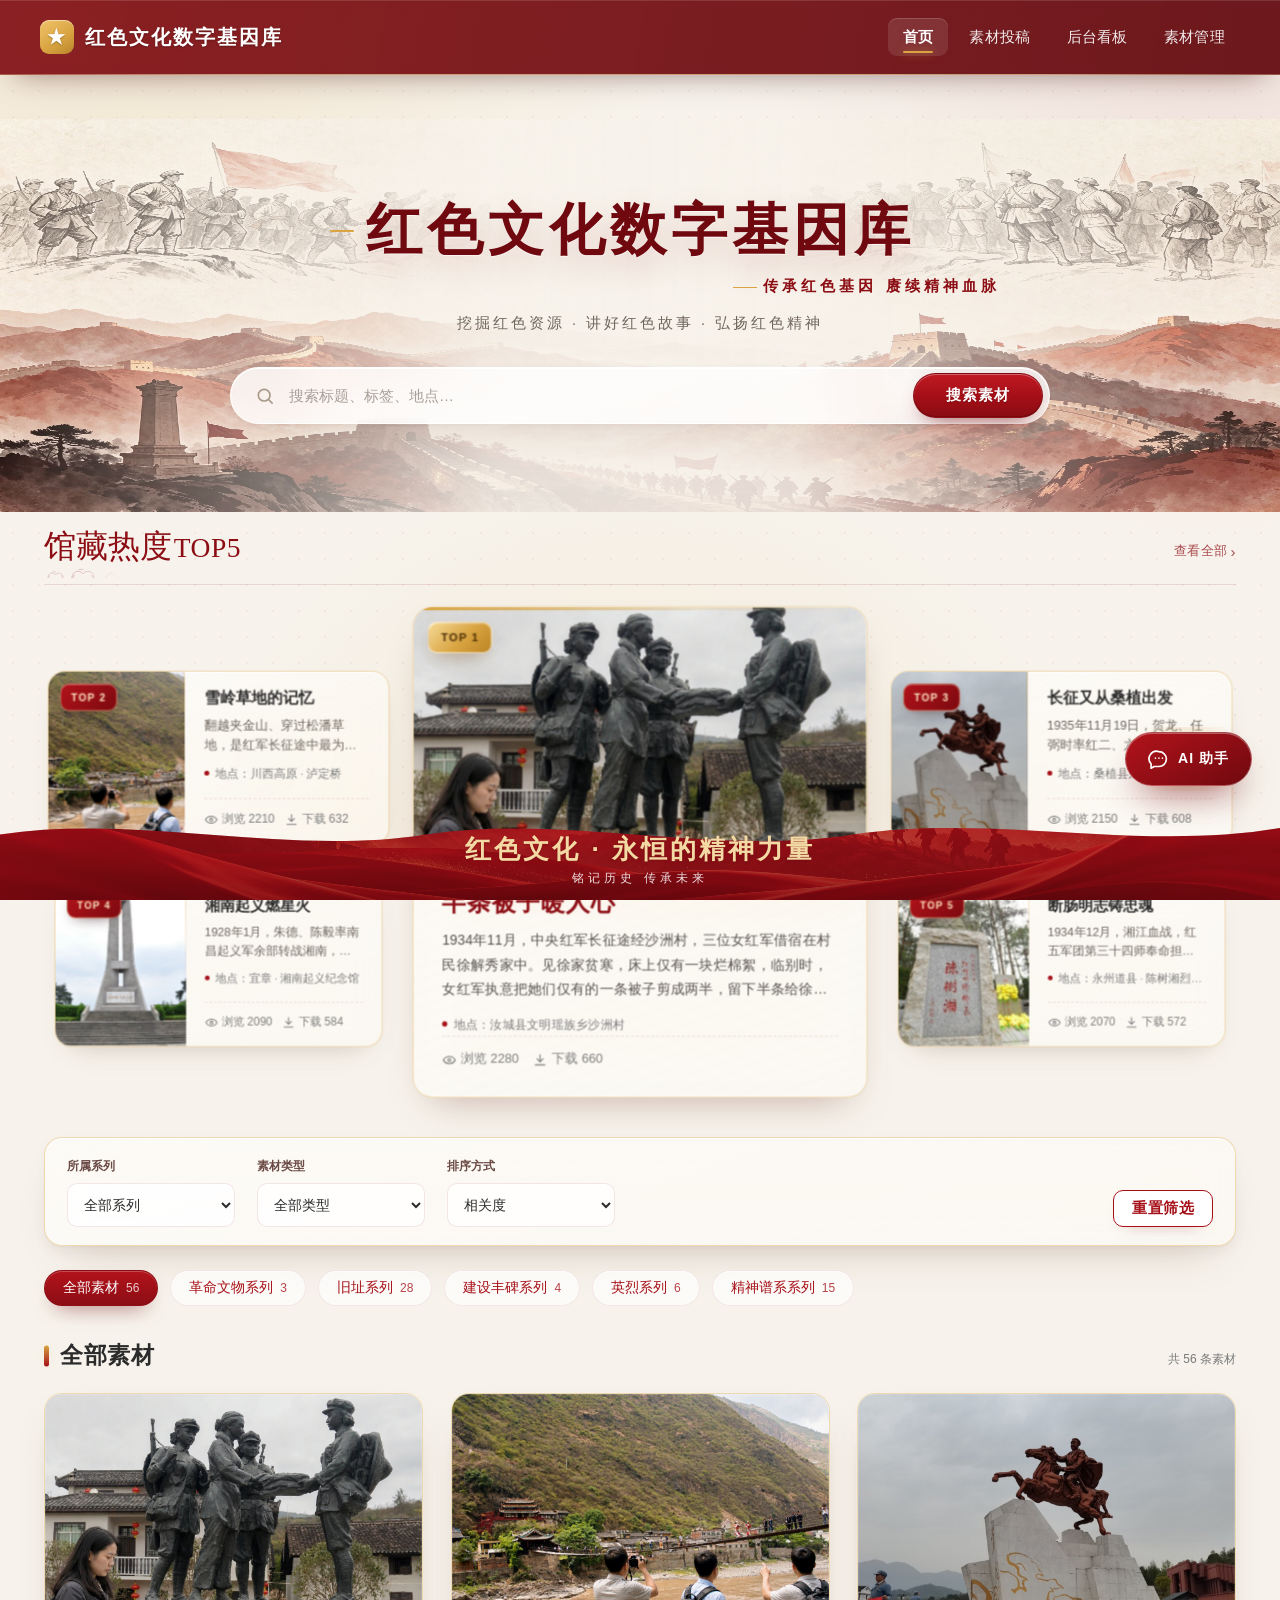
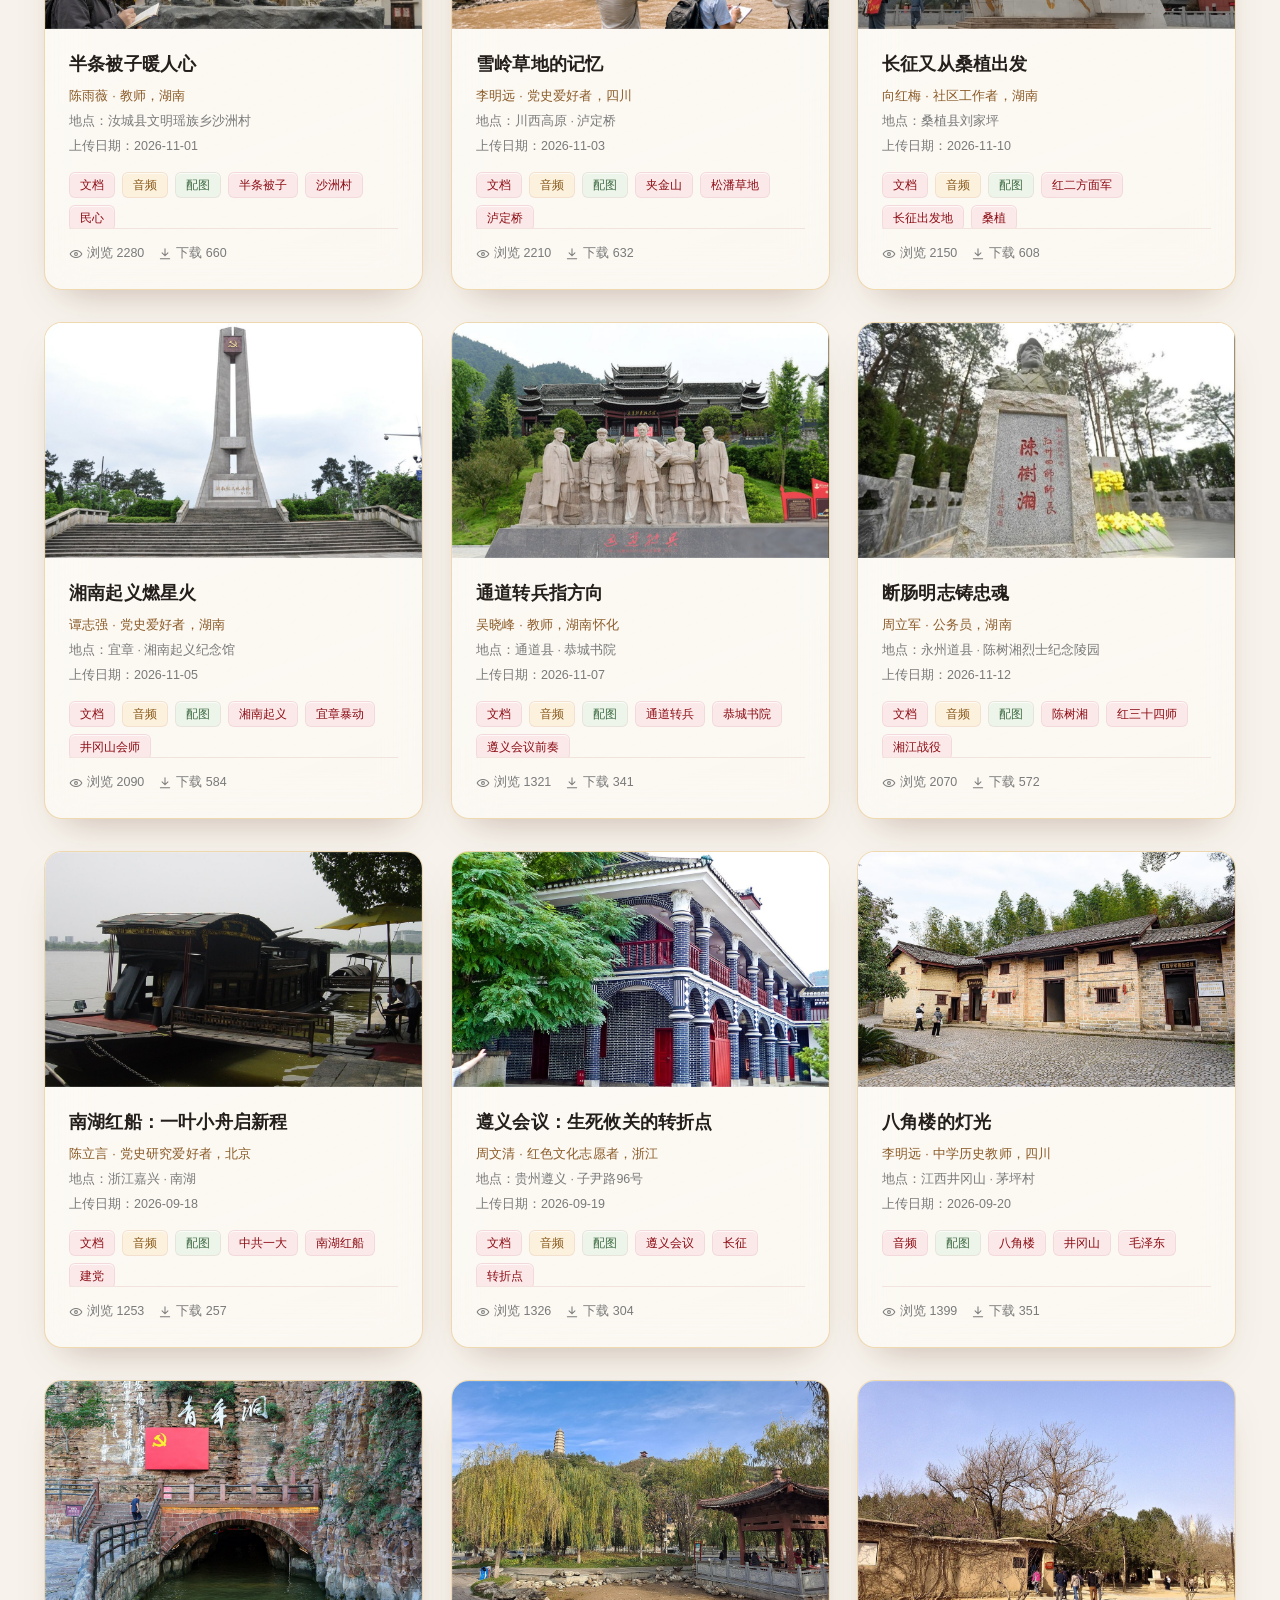
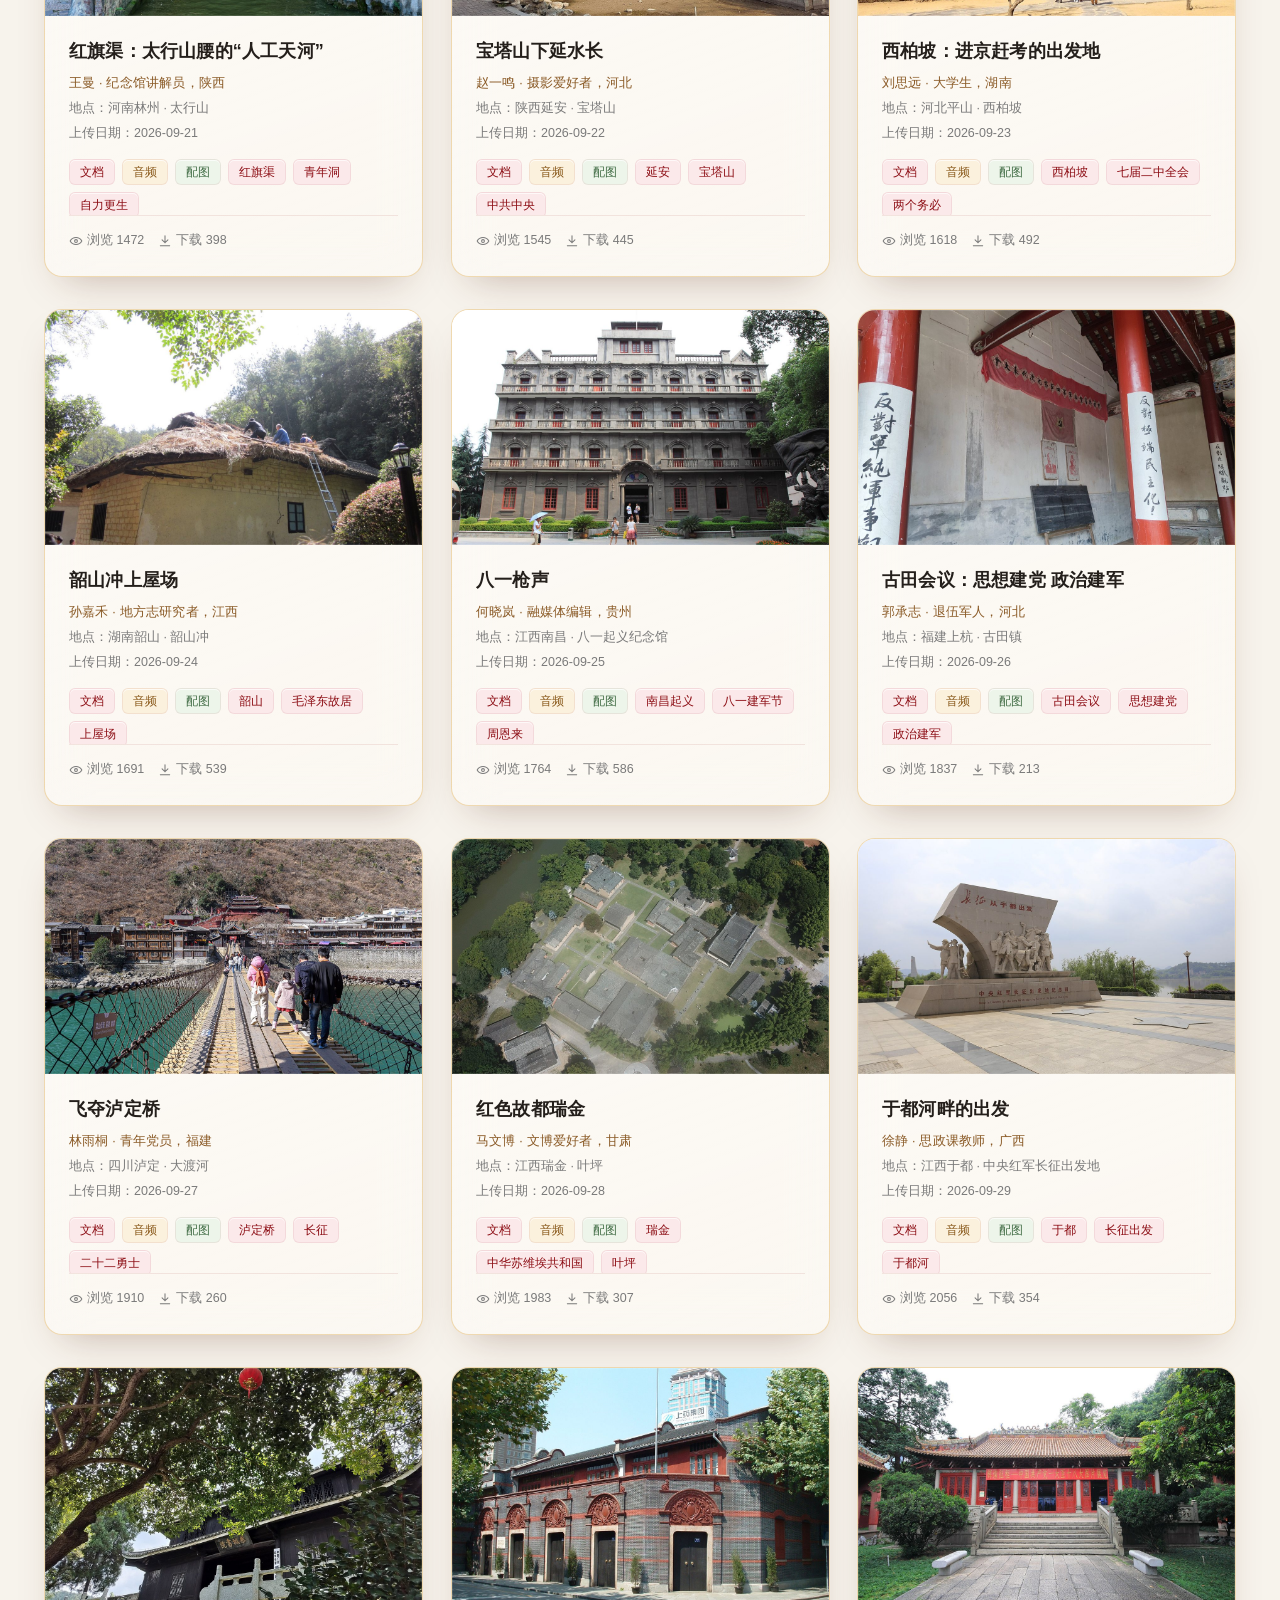
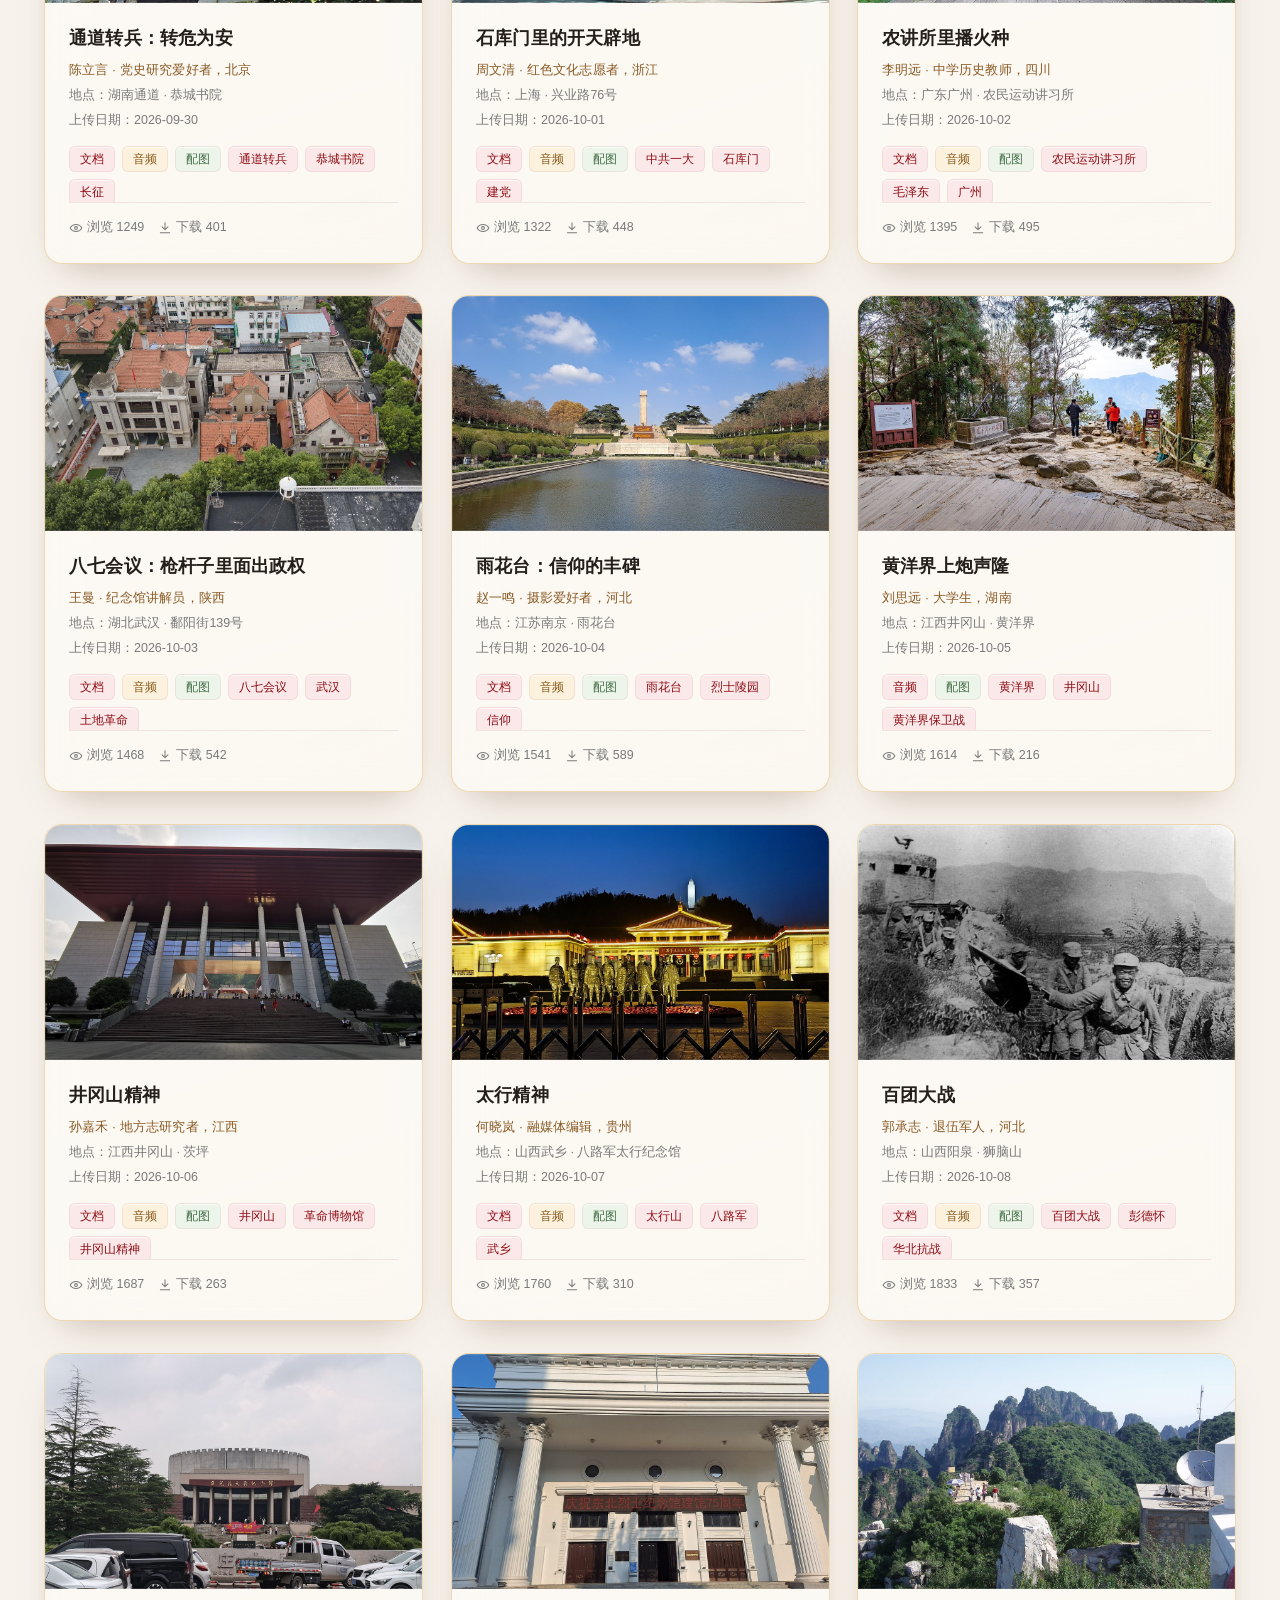
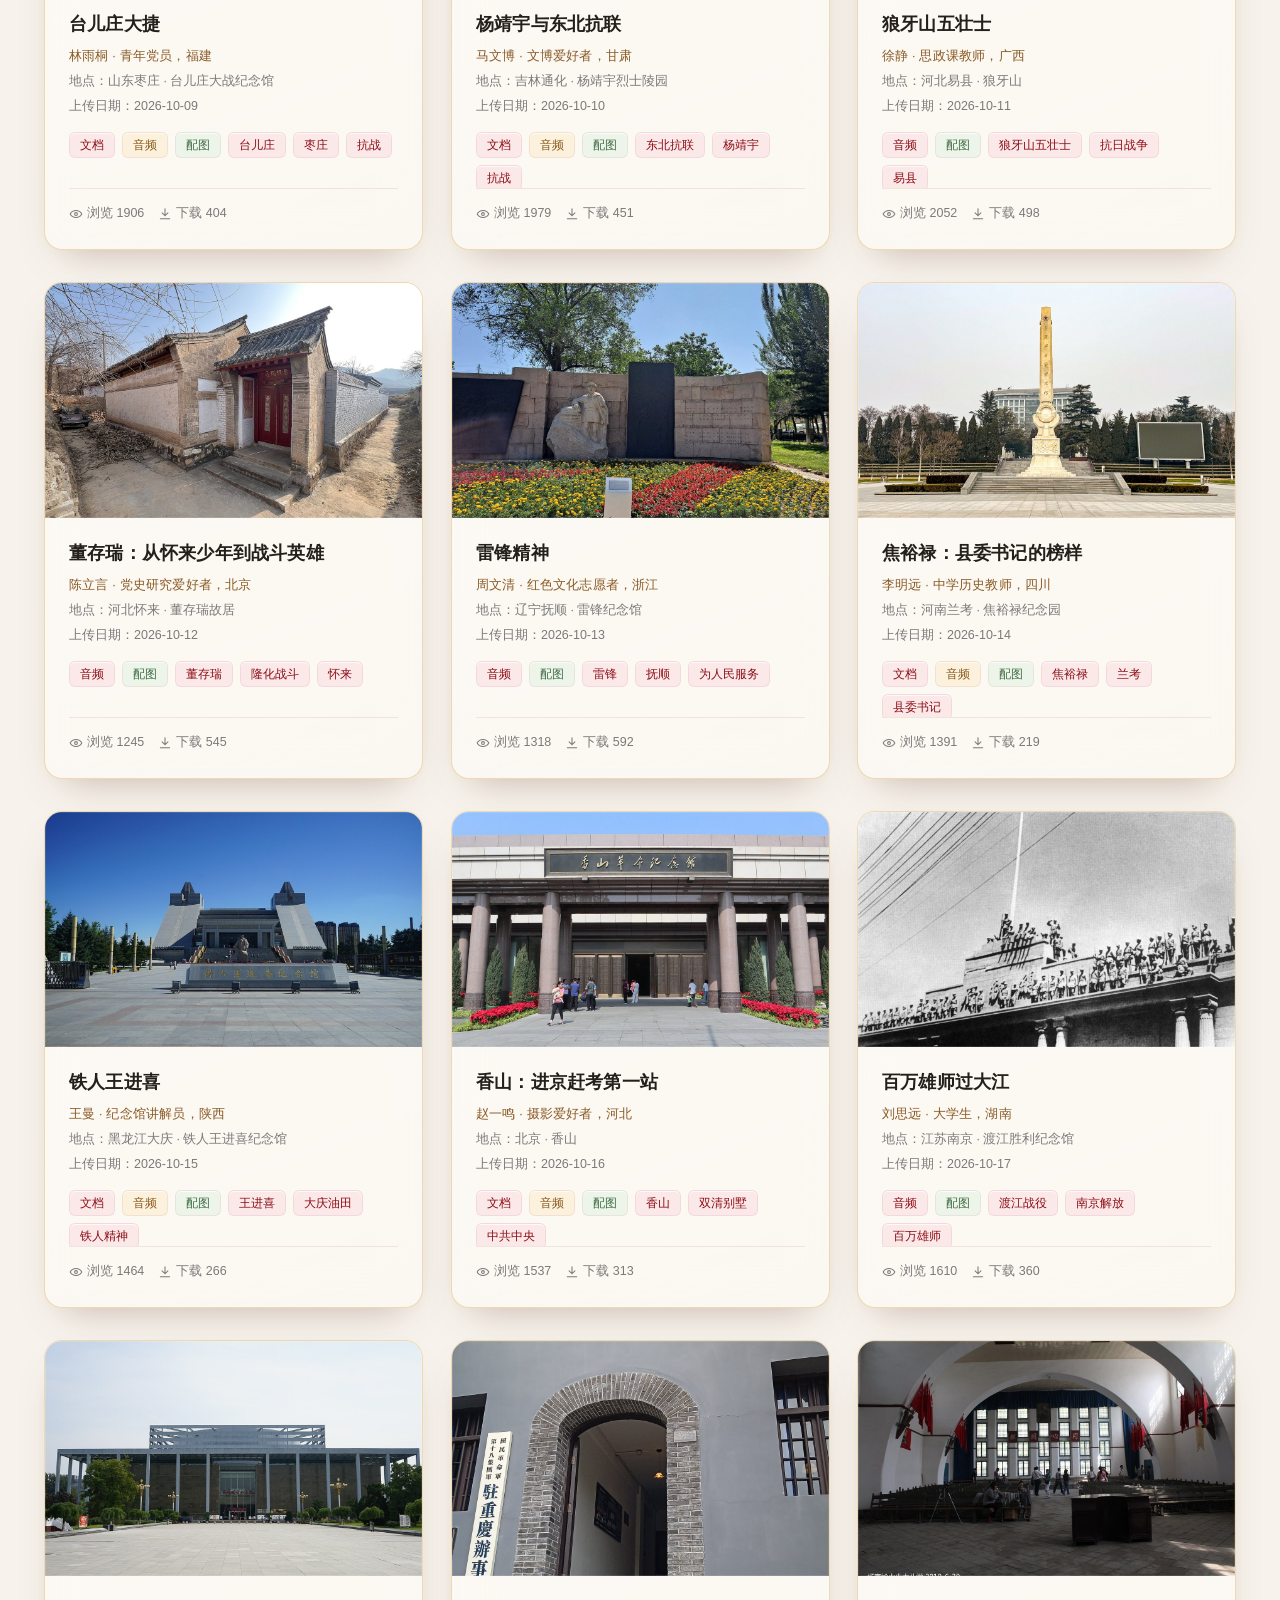
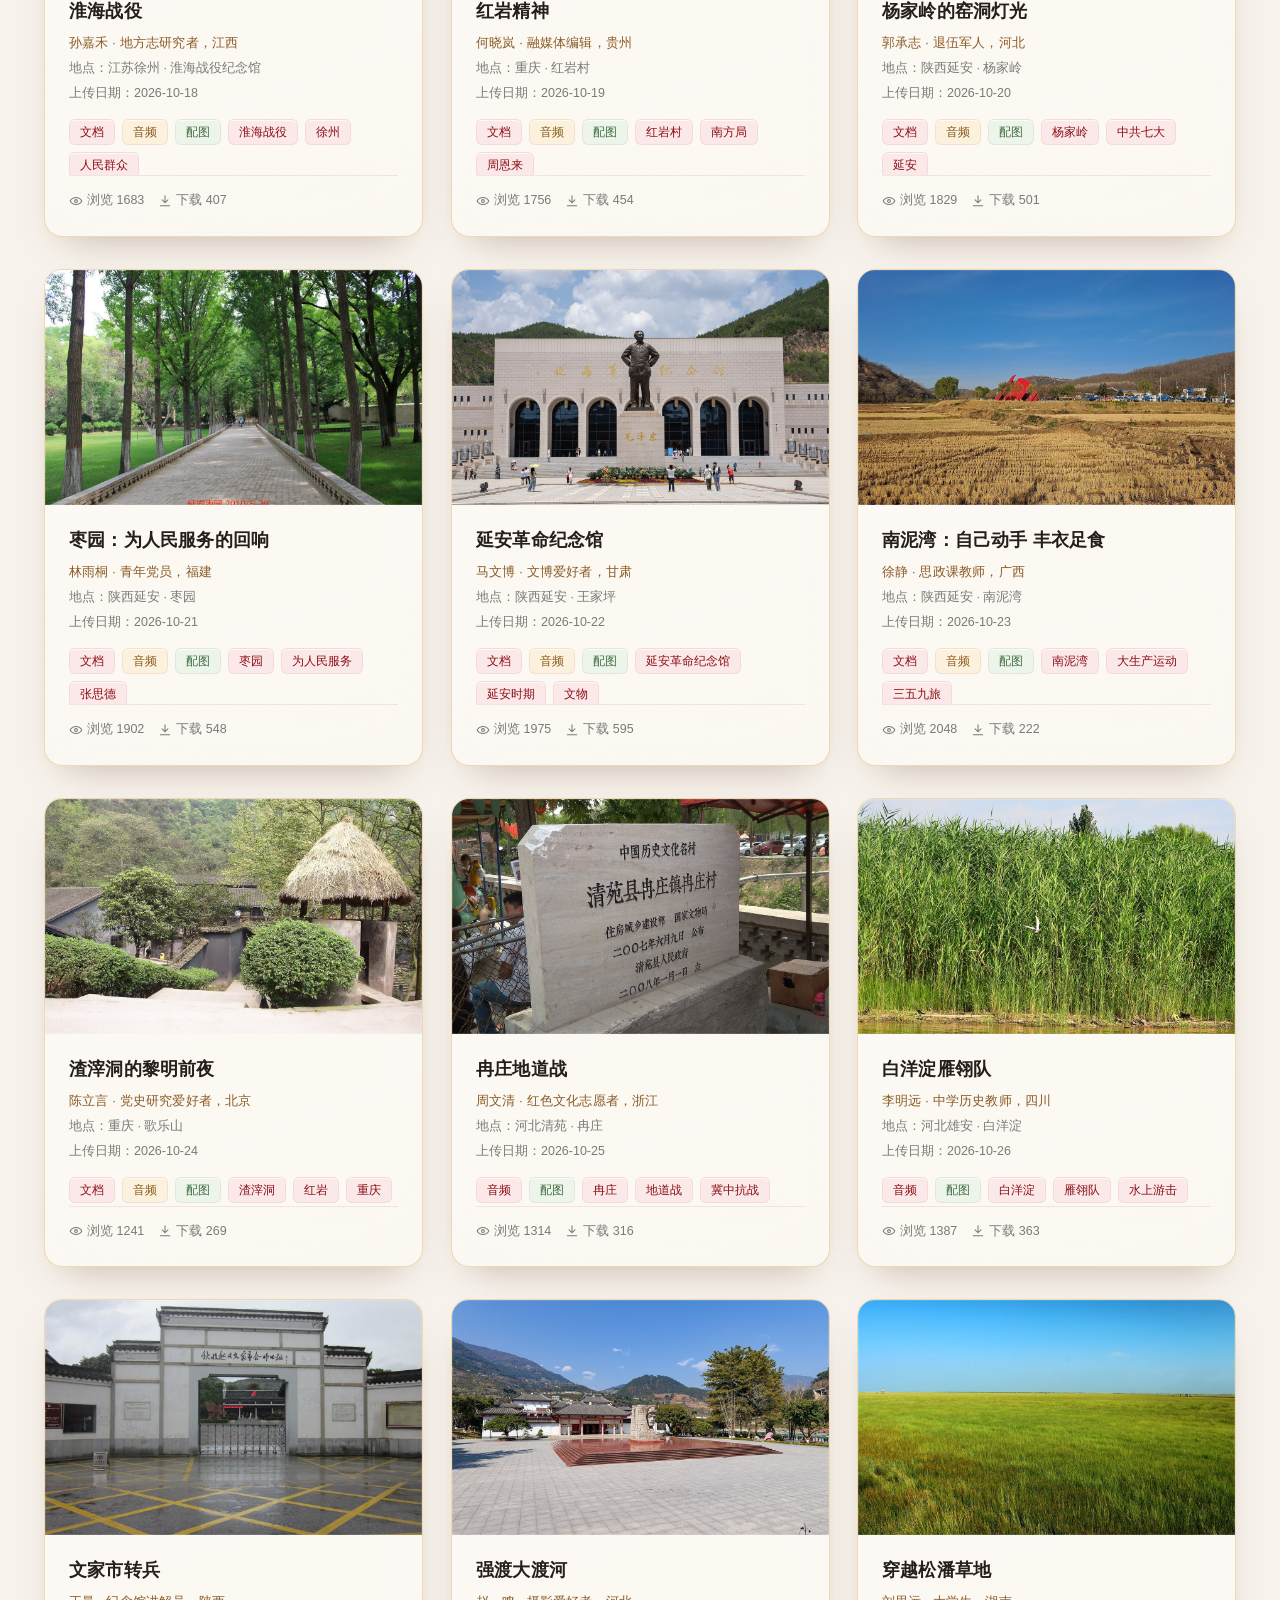
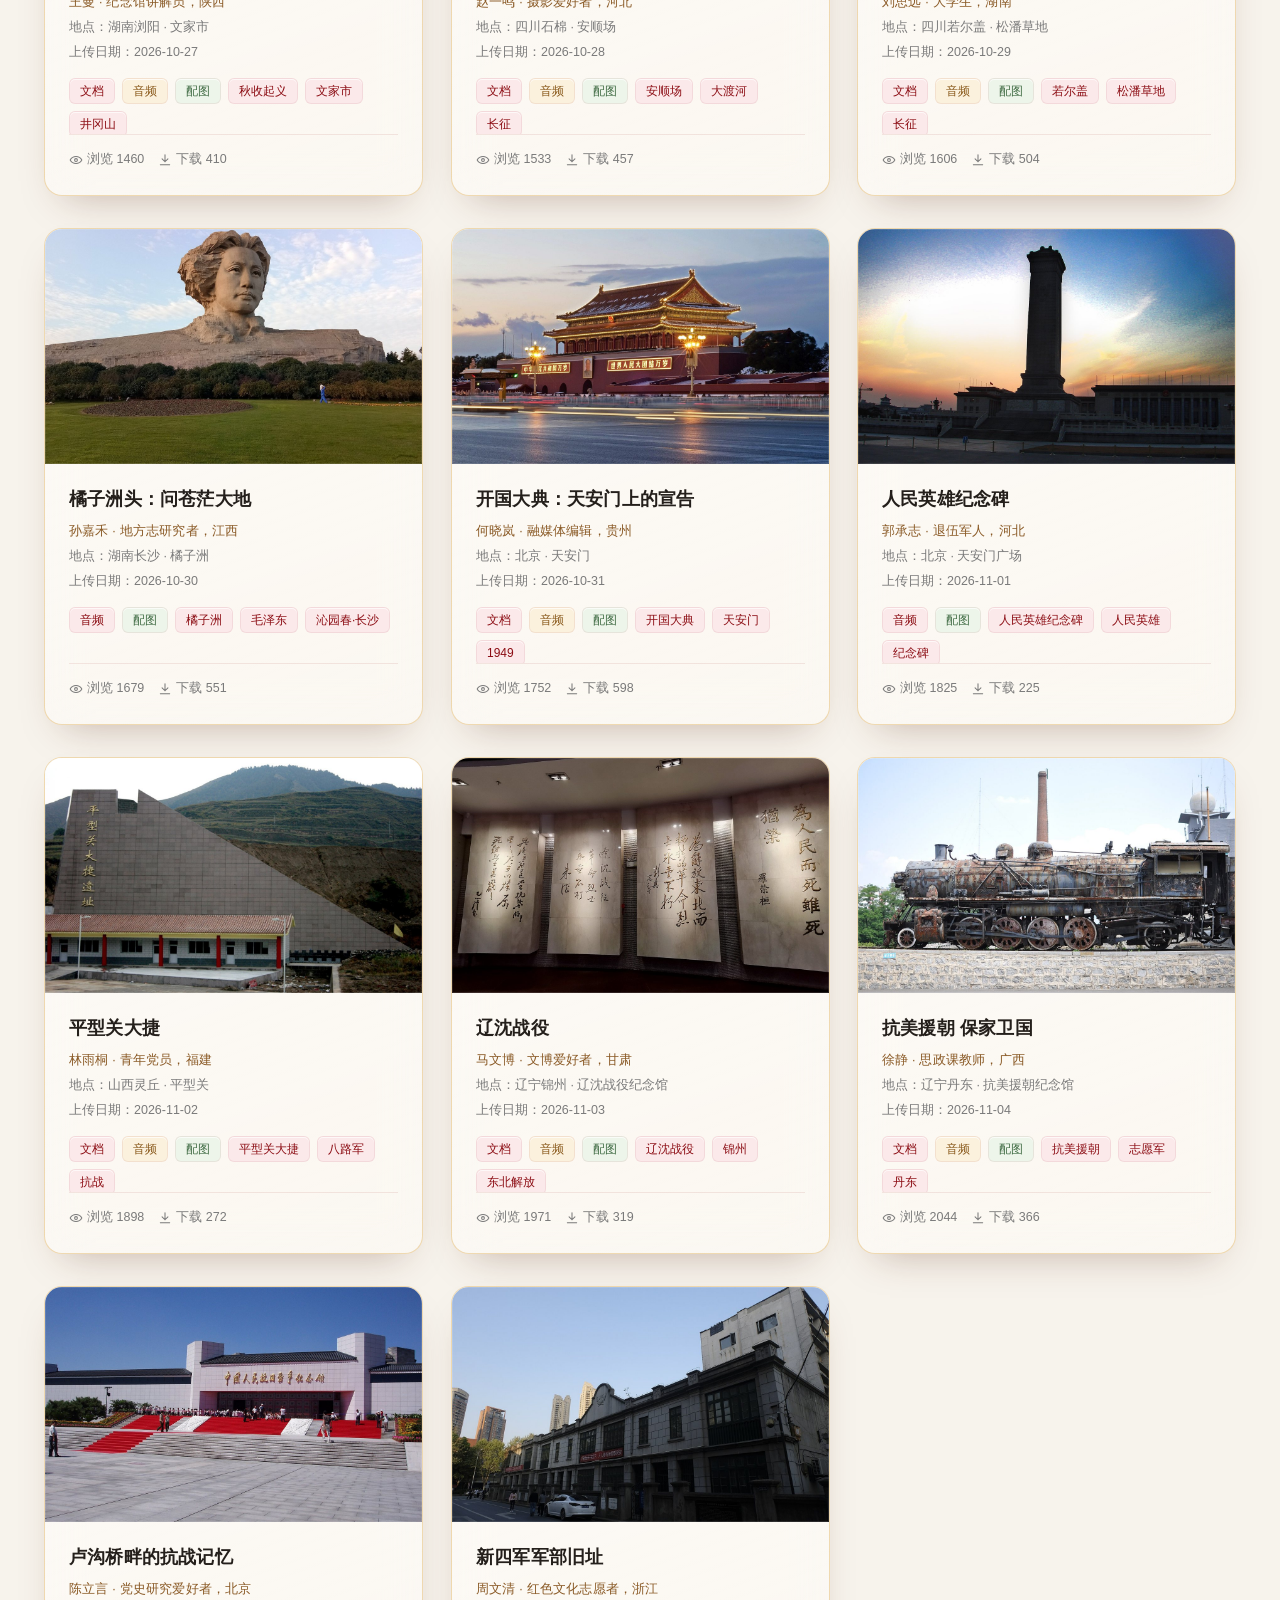
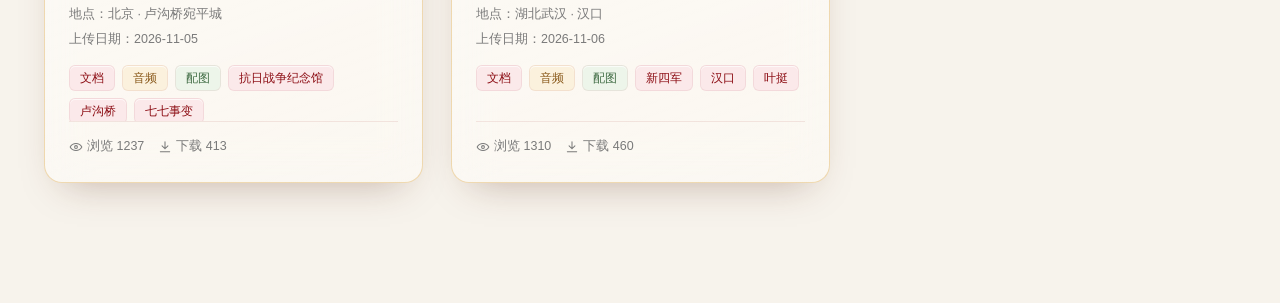
<file: index.html>
<!DOCTYPE html>
<html lang="zh-CN">
<head>
  <meta charset="UTF-8">
  <meta name="viewport" content="width=device-width, initial-scale=1.0">
  <title>首页 · 红色文化数字基因库</title>
  <link rel="icon" type="image/svg+xml" href="assets/images/favicon.svg">
  <link rel="stylesheet" href="css/common.css?v=20261117i">
  <link rel="stylesheet" href="css/index.css?v=20261117i">
  <link rel="stylesheet" href="css/ai-chat.css?v=20261117i">
</head>
<body>
  <!-- 顶部红色实底导航（吸顶） -->
  <header class="top-bar site-header">
    <div class="top-bar-inner">
      <a class="logo" href="index.html" aria-label="红色文化数字基因库首页">
        <span class="logo-mark" aria-hidden="true">★</span>
        <span class="logo-text">红色文化数字基因库</span>
      </a>
      <nav class="nav" aria-label="主导航">
        <a href="index.html" class="active" aria-current="page">首页</a>
        <a href="javascript:;" id="nav-submit" title="提交素材投稿">素材投稿</a>
        <a href="admin.html">后台看板</a>
        <a href="admin-materials.html">素材管理</a>
      </nav>
    </div>
  </header>

  <main class="page">
    <!-- 搜索区 -->
    <section class="hero-search" aria-labelledby="hero-title">
      <div class="hero-decor" aria-hidden="true">
        <svg viewBox="0 0 1440 520" preserveAspectRatio="xMidYMax slice">
          <defs>
            <linearGradient id="heroRidge" x1="0" x2="1" y1="0" y2="0">
              <stop offset="0" stop-color="#b3131b" stop-opacity=".16"/>
              <stop offset=".5" stop-color="#d9a441" stop-opacity=".10"/>
              <stop offset="1" stop-color="#8c0d14" stop-opacity=".14"/>
            </linearGradient>
          </defs>
          <path opacity=".06" fill="#8c0d14" d="M0 330 L120 248 L260 318 L390 226 L520 322 L680 260 L820 336 L980 230 L1120 318 L1270 252 L1440 334 L1440 520 L0 520 Z"/>
          <path opacity=".08" fill="url(#heroRidge)" d="M0 392 L170 318 L320 382 L470 292 L620 386 L780 326 L930 392 L1090 300 L1240 380 L1370 316 L1440 386 L1440 520 L0 520 Z"/>
          <g opacity=".08" fill="#8c0d14">
            <path d="M70 430 h92 v-18 h18 v18 h64 v-18 h18 v18 h92 v18 h-284 Z"/>
            <path d="M1040 414 h84 v-16 h16 v16 h58 v-16 h16 v16 h86 v18 h-260 Z"/>
          </g>
          <g opacity=".1" fill="#b3131b">
            <rect x="1268" y="214" width="5" height="150" rx="2"/>
            <path d="M1273 218 L1342 232 L1273 252 Z"/>
          </g>
          <g opacity=".07" fill="#8c0d14">
            <rect x="1126" y="246" width="18" height="126" rx="3"/>
            <path d="M1112 372 h46 v18 h-46 Z"/>
          </g>
          <g opacity=".05" fill="#8c0d14">
            <circle cx="302" cy="382" r="10"/>
            <circle cx="330" cy="386" r="10"/>
            <circle cx="358" cy="382" r="10"/>
            <path d="M286 420 q16 -24 32 0 v34 h-32 Z"/>
            <path d="M314 424 q16 -24 32 0 v30 h-32 Z"/>
            <path d="M342 420 q16 -24 32 0 v34 h-32 Z"/>
          </g>
        </svg>
      </div>
      <div class="hero-heading">
        <h1 id="hero-title" class="hero-title">红色文化数字基因库</h1>
        <p class="hero-subtitle-main">传承红色基因 赓续精神血脉</p>
      </div>
      <p class="hero-subtitle-sub">挖掘红色资源 · 讲好红色故事 · 弘扬红色精神</p>
      <div id="search-dock" class="search-dock">
        <form id="search-form" class="search-box" role="search" autocomplete="off">
          <svg class="search-icon" viewBox="0 0 24 24" fill="none" stroke="currentColor"
               stroke-width="2" stroke-linecap="round" aria-hidden="true">
            <circle cx="11" cy="11" r="7"></circle>
            <path d="m16.5 16.5 4 4"></path>
          </svg>
          <input id="search-input" class="search-input" type="search"
                 placeholder="搜索标题、标签、地点…" aria-label="检索素材">
          <button id="search-btn" class="btn btn-red" type="submit">搜索素材</button>
        </form>
      </div>
      <div id="search-dock-spacer" class="search-dock-spacer" aria-hidden="true"></div>
    </section>

    <!-- 热度 TOP5 分层展示 -->
    <section id="top5-section" class="top5-section" aria-labelledby="top5-title">
      <div class="section-head top5-head">
        <h2 id="top5-title" class="top5-head-title">馆藏热度<span class="top5-head-tag">TOP5</span></h2>
        <a class="top5-head-more" href="#material-grid">查看全部<span class="top5-head-arrow" aria-hidden="true">›</span></a>
      </div>
      <div id="top5-layout" class="top5-layout" aria-live="polite">
        <div class="top5-side" id="top5-left"></div>
        <div class="top5-center" id="top5-center"></div>
        <div class="top5-side" id="top5-right"></div>
      </div>
    </section>

    <!-- 筛选区 -->
    <section class="filter-card" aria-label="筛选条件">
      <div class="filter-field">
        <label for="filter-series">所属系列</label>
        <select id="filter-series" class="filter-select"></select>
      </div>
      <div class="filter-field">
        <label for="filter-type">素材类型</label>
        <select id="filter-type" class="filter-select"></select>
      </div>
      <div class="filter-field">
        <label for="filter-sort">排序方式</label>
        <select id="filter-sort" class="filter-select">
          <option value="relevance">相关度</option>
          <option value="date">最新上传</option>
          <option value="views">浏览量</option>
          <option value="downloads">下载量</option>
        </select>
      </div>
      <div class="filter-actions">
        <button id="reset-btn" class="btn btn-outline" type="button">重置筛选</button>
      </div>
    </section>

    <!-- 系列快捷标签 -->
    <section id="series-tabs" class="series-tabs" aria-label="系列快捷筛选"></section>

    <!-- 全部素材墙 -->
    <div class="grid-head">
      <h2>全部素材</h2>
      <span id="result-count" class="result-count"></span>
    </div>
    <section id="material-grid" class="material-grid" aria-live="polite"></section>
    <div id="empty-state" class="empty-state" hidden>
      <p class="empty-title">暂无匹配素材</p>
      <p class="empty-desc">请尝试更换关键词，或重置筛选条件后重新浏览。</p>
      <button id="empty-reset" class="btn btn-outline" type="button">重置筛选</button>
    </div>
  </main>

  <footer class="footer-banner" aria-label="底部横幅">
    <svg class="banner-shape" viewBox="0 0 1440 120" preserveAspectRatio="none" aria-hidden="true">
      <defs>
        <linearGradient id="bannerGrad" x1="0" y1="0" x2="0" y2="1">
          <stop offset="0" stop-color="#a50f17"/>
          <stop offset=".55" stop-color="#8c0d14"/>
          <stop offset="1" stop-color="#6f090f"/>
        </linearGradient>
        <pattern id="bannerTex" patternUnits="userSpaceOnUse" width="1440" height="120">
          <image href="assets/images/bg/footer-banner.png" x="0" y="0" width="1440" height="120" preserveAspectRatio="xMidYMax slice" opacity=".5"/>
        </pattern>
      </defs>
      <path class="banner-path"
        d="M0,38 C160,12 320,66 480,38 C640,12 800,66 960,38 C1120,12 1280,60 1440,30 L1440,120 L0,120 Z"
        fill="url(#bannerGrad)"/>
      <path class="banner-path-texture"
        d="M0,38 C160,12 320,66 480,38 C640,12 800,66 960,38 C1120,12 1280,60 1440,30 L1440,120 L0,120 Z"
        fill="url(#bannerTex)" opacity=".5"/>
    </svg>
    <div class="footer-content">
      <p class="footer-slogan">红色文化 · 永恒的精神力量</p>
      <p class="footer-sub">铭记历史 传承未来</p>
    </div>
  </footer>

  <!-- 投稿弹窗 -->
  <div id="submit-modal" class="modal" hidden>
    <div class="modal-backdrop" data-close-modal></div>
    <div class="modal-dialog" role="dialog" aria-modal="true" aria-labelledby="modal-title">
      <div class="modal-head">
        <h3 id="modal-title">提交素材投稿</h3>
        <button type="button" class="modal-close" id="modal-close" aria-label="关闭投稿窗口">×</button>
      </div>
      <form id="submit-form" class="modal-body" novalidate>
        <div class="form-grid">
          <div class="form-field form-field-full">
            <label for="field-title">素材标题 <span class="required">*</span></label>
            <input id="field-title" name="title" type="text" maxlength="60" placeholder="请输入素材标题">
          </div>

          <div class="form-field">
            <label for="field-author">供稿人 <span class="required">*</span></label>
            <input id="field-author" name="author" type="text" maxlength="30" placeholder="请输入供稿人姓名">
          </div>

          <div class="form-field">
            <label for="field-series">所属系列 <span class="required">*</span></label>
            <input id="field-series" name="series" type="text" maxlength="30" list="series-options"
                   placeholder="如：革命文物系列" autocomplete="off">
            <datalist id="series-options"></datalist>
          </div>

          <div class="form-field">
            <label for="field-date">日期</label>
            <input id="field-date" name="date" type="date">
          </div>

          <div class="form-field">
            <label for="field-location">地点</label>
            <input id="field-location" name="location" type="text" maxlength="60" placeholder="选填">
          </div>

          <div class="form-field form-field-full">
            <label for="field-tags">标签</label>
            <input id="field-tags" name="tags" type="text" maxlength="100"
                   placeholder="选填，多个标签用逗号分隔，如：长征, 旧址">
          </div>

          <div class="form-field form-field-full">
            <label for="field-intro">简介 <span class="required">*</span></label>
            <textarea id="field-intro" name="intro" rows="4" maxlength="2000"
                      placeholder="请填写素材简介"></textarea>
          </div>

          <div class="form-field form-field-full">
            <label for="field-cover">本地配图 <span class="required">*</span></label>
            <input id="field-cover" name="cover" type="file" accept="image/*">
            <p class="field-hint">支持 JPG、PNG 等图片，建议不超过 2MB。</p>
            <div id="cover-preview-wrap" class="cover-preview-wrap" hidden>
              <img id="cover-preview" alt="配图预览">
            </div>
          </div>
        </div>

        <p id="form-error" class="form-error" role="alert" hidden></p>

        <div class="modal-actions">
          <button type="button" class="btn btn-outline" id="modal-cancel">取消</button>
          <button type="submit" class="btn btn-red">确认投稿</button>
        </div>
      </form>
    </div>
  </div>

  <div id="toast" class="toast" role="status" aria-live="polite" hidden></div>

  <!-- AI 助手 -->
  <div id="ai-widget" class="ai-widget">
    <button id="ai-launch" class="ai-launch" type="button" aria-label="打开 AI 助手" aria-expanded="false" aria-controls="ai-panel">
      <span class="ai-launch-glow" aria-hidden="true"></span>
      <svg viewBox="0 0 24 24" fill="none" stroke="currentColor" stroke-width="1.9" stroke-linecap="round" stroke-linejoin="round" aria-hidden="true">
        <path d="M21 11.5a8.5 8.5 0 0 1-8.5 8.5H7l-3.5 2v-5.2A8.5 8.5 0 0 1 12.5 3 8.5 8.5 0 0 1 21 11.5Z"/>
        <path d="M8.5 10.5h.01M12.5 10.5h.01M16.5 10.5h.01"/>
      </svg>
      <span class="ai-launch-text">AI 助手</span>
    </button>

    <section id="ai-panel" class="ai-panel" aria-label="AI 助手对话" hidden>
      <header class="ai-panel-head">
        <div class="ai-identity">
          <span class="ai-avatar" aria-hidden="true">★</span>
          <div>
            <p class="ai-name">红色基因 AI 助手</p>
            <p class="ai-status"><i aria-hidden="true"></i><span id="ai-status-text">在线 · 站内检索</span></p>
          </div>
        </div>
        <div class="ai-tools">
          <button id="ai-settings-toggle" class="ai-settings-toggle" type="button"
                  aria-label="设置 DeepSeek API Key" aria-expanded="false" aria-controls="ai-settings">
            <svg viewBox="0 0 24 24" fill="none" stroke="currentColor" stroke-width="1.8" stroke-linecap="round" stroke-linejoin="round" aria-hidden="true">
              <circle cx="12" cy="12" r="3.2"/>
              <path d="M19.4 15a1.7 1.7 0 0 0 .34 1.87l.06.06a2 2 0 1 1-2.83 2.83l-.06-.06a1.7 1.7 0 0 0-1.87-.34 1.7 1.7 0 0 0-1 1.56V21a2 2 0 1 1-4 0v-.09a1.7 1.7 0 0 0-1.11-1.56 1.7 1.7 0 0 0-1.87.34l-.06.06a2 2 0 1 1-2.83-2.83l.06-.06A1.7 1.7 0 0 0 4.6 15a1.7 1.7 0 0 0-1.56-1H3a2 2 0 1 1 0-4h.09A1.7 1.7 0 0 0 4.65 8.9a1.7 1.7 0 0 0-.34-1.87l-.06-.06a2 2 0 1 1 2.83-2.83l.06.06a1.7 1.7 0 0 0 1.87.34H9a1.7 1.7 0 0 0 1-1.56V3a2 2 0 1 1 4 0v.09a1.7 1.7 0 0 0 1 1.56 1.7 1.7 0 0 0 1.87-.34l.06-.06a2 2 0 1 1 2.83 2.83l-.06.06a1.7 1.7 0 0 0-.34 1.87V9c.17.61.68 1.06 1.31 1.09H21a2 2 0 1 1 0 4h-.09a1.7 1.7 0 0 0-1.51.91Z"/>
            </svg>
          </button>
          <button id="ai-close" class="ai-close" type="button" aria-label="收起 AI 助手">×</button>
        </div>
      </header>

      <div id="ai-settings" class="ai-settings" hidden>
        <label class="ai-settings-label" for="ai-key-input">DeepSeek API Key（仅保存在本机浏览器）</label>
        <div class="ai-key-row">
          <input id="ai-key-input" class="ai-key-input" type="password" placeholder="粘贴 sk- 开头的 Key"
                 autocomplete="off" spellcheck="false" aria-label="DeepSeek API Key">
          <button id="ai-key-save" class="ai-key-btn is-primary" type="button">保存</button>
          <button id="ai-key-clear" class="ai-key-btn" type="button">清除</button>
        </div>
        <p class="ai-key-state" id="ai-key-state">未配置 · 当前使用站内关键词应答</p>
        <p class="ai-key-hint">Key 只写入 localStorage，不会出现在页面代码或配置文件中；配置后可直连 DeepSeek，失败会自动退回站内检索。</p>
      </div>

      <div id="ai-messages" class="ai-messages" role="log" aria-live="polite"></div>

      <div id="ai-quick" class="ai-quick" aria-label="快捷提问">
        <button class="ai-quick-btn" type="button" data-prompt="推荐长征主题素材">长征主题</button>
        <button class="ai-quick-btn" type="button" data-prompt="有哪些毛泽东相关音频">毛泽东音频</button>
        <button class="ai-quick-btn" type="button" data-prompt="当前热门素材有哪些">热门素材</button>
      </div>

      <form id="ai-form" class="ai-form" autocomplete="off">
        <input id="ai-input" class="ai-input" type="text" maxlength="80"
               placeholder="问问长征、毛泽东相关素材…" aria-label="向 AI 助手提问">
        <button class="ai-send" type="submit">发送</button>
      </form>
    </section>
  </div>

  <script src="js/data.js"></script>
  <script src="js/front-common.js"></script>
  <script src="js/index.js"></script>
  <script src="js/ai-chat.js?v=20261117e"></script>
</body>
</html>
</file>
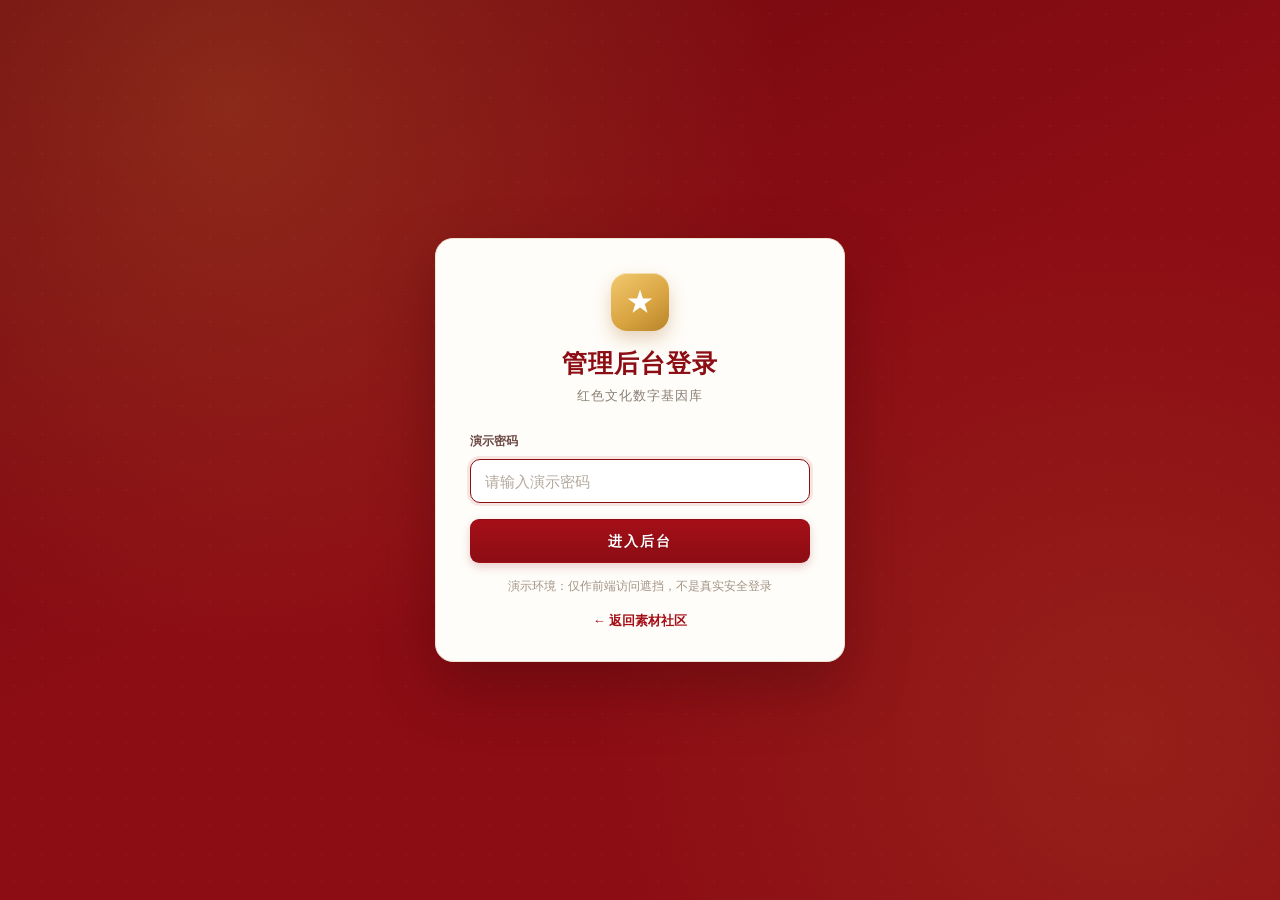
<file: admin-materials.html>
<!DOCTYPE html>
<html lang="zh-CN">
<head>
  <meta charset="UTF-8">
  <meta name="viewport" content="width=device-width, initial-scale=1.0">
  <title>素材管理 · 管理后台 · 红色文化数字基因库</title>
  <link rel="icon" type="image/svg+xml" href="assets/images/favicon.svg">
  <link rel="stylesheet" href="css/common.css?v=20261117c">
  <link rel="stylesheet" href="css/admin.css?v=20261117c">
</head>
<body class="admin-body admin-materials-body admin-locked">
  <header class="top-bar admin-top-bar">
    <div class="top-bar-inner">
      <a class="logo" href="admin.html" aria-label="红色文化数字基因库管理后台">
        <span class="logo-mark" aria-hidden="true">★</span>
        <span class="logo-text">红色文化数字基因库 · 管理后台</span>
      </a>
      <nav class="nav admin-nav" aria-label="后台导航">
        <a href="admin.html">数据看板</a>
        <a href="admin-materials.html" class="active" aria-current="page">素材管理</a>
        <a href="index.html">返回素材社区</a>
      </nav>
    </div>
  </header>

  <main class="admin-main">
    <section id="materials" class="admin-section materials-section" aria-labelledby="materials-title">
      <div class="admin-hero-decor" aria-hidden="true">
        <svg viewBox="0 0 1440 300" preserveAspectRatio="xMidYMax slice">
          <path opacity=".08" fill="#8c0d14" d="M0 180 L180 96 L330 160 L500 72 L680 168 L850 104 L1010 176 L1190 82 L1330 156 L1440 104 L1440 300 L0 300 Z"/>
          <g opacity=".1" fill="#b3131b">
            <rect x="1236" y="82" width="5" height="118" rx="2"/>
            <path d="M1241 86 L1308 100 L1241 120 Z"/>
          </g>
          <g opacity=".08" fill="#8c0d14">
            <path d="M70 210 h82 v-14 h14 v14 h56 v-14 h14 v14 h82 v16 h-248 Z"/>
            <path d="M1110 218 h76 v-13 h14 v13 h50 v-13 h14 v13 h76 v16 h-230 Z"/>
          </g>
        </svg>
      </div>
      <div class="section-head">
        <div>
          <h1 id="materials-title">素材管理</h1>
        </div>
      </div>

      <div class="filter-bar" role="search" aria-label="素材筛选">
        <div class="filter-search">
          <svg class="filter-search-icon" viewBox="0 0 24 24" fill="none" stroke="currentColor"
               stroke-width="2" stroke-linecap="round" aria-hidden="true">
            <circle cx="11" cy="11" r="7"/>
            <path d="m16.5 16.5 4 4"/>
          </svg>
          <input id="material-search" name="keyword" type="search"
                 placeholder="搜索标题 / 供稿人 / 地点 / 标签" aria-label="搜索素材" autocomplete="off">
        </div>
        <select id="material-type-filter" name="type" class="filter-select" aria-label="按素材类型筛选">
          <option value="all">全部类型</option>
          <option value="文档">文档</option>
          <option value="音频">音频</option>
          <option value="配图">配图</option>
        </select>
        <select id="material-sort" name="sort" class="filter-select" aria-label="排序方式">
          <option value="date">最新上传</option>
          <option value="views">浏览量</option>
          <option value="downloads">下载量</option>
          <option value="heat">热度</option>
        </select>
        <div class="filter-actions">
          <button type="button" class="btn btn-red" id="upload-open">＋ 上传素材</button>
        </div>
      </div>

      <section class="overview-grid" aria-label="素材概览">
        <article class="overview-card">
          <p class="overview-label">素材总数</p>
          <div class="overview-main">
            <p class="overview-value" id="overview-total">0</p>
          </div>
          <p class="overview-note" id="overview-total-note">原始 0 · 投稿 0</p>
        </article>
        <article class="overview-card">
          <p class="overview-label">累计浏览量</p>
          <div class="overview-main">
            <p class="overview-value" id="overview-views">0</p>
          </div>
          <p class="overview-note">全部素材统计之和</p>
        </article>
        <article class="overview-card">
          <p class="overview-label">累计下载量</p>
          <div class="overview-main">
            <p class="overview-value" id="overview-downloads">0</p>
          </div>
          <p class="overview-note">全部素材统计之和</p>
        </article>
      </section>

      <div class="list-panel">
        <div class="table-wrap">
          <table class="table list-table">
            <thead>
              <tr>
                <th scope="col" class="col-cover">缩略图</th>
                <th scope="col" class="col-title">标题</th>
                <th scope="col" class="col-author">供稿人</th>
                <th scope="col" class="col-location">地点</th>
                <th scope="col" class="col-date">日期</th>
                <th scope="col" class="col-type">类型</th>
                <th scope="col" class="col-num">浏览量</th>
                <th scope="col" class="col-num">下载量</th>
                <th scope="col" class="col-actions">操作</th>
              </tr>
            </thead>
            <tbody id="material-tbody"></tbody>
          </table>
        </div>
        <div class="list-footer">
          <span class="selection-count" id="list-count">共 0 条素材</span>
        </div>
      </div>
    </section>
  </main>

  <!-- 上传素材弹窗 -->
  <div class="modal" id="upload-modal" hidden>
    <div class="modal-backdrop" data-close-modal></div>
    <div class="modal-dialog" role="dialog" aria-modal="true" aria-labelledby="upload-modal-title">
      <div class="modal-head">
        <h2 id="upload-modal-title">上传素材</h2>
        <button type="button" class="modal-close" id="upload-close" aria-label="关闭上传素材弹窗">×</button>
      </div>

      <form class="modal-body upload-form" id="upload-form" novalidate>
        <div class="form-grid">
          <div class="form-field form-field-full">
            <label for="upload-title">标题 <span class="required">*</span></label>
            <input id="upload-title" name="title" type="text" maxlength="60" placeholder="请输入素材标题" aria-describedby="upload-title-error">
            <p class="field-error" id="upload-title-error" role="alert" hidden></p>
          </div>

          <div class="form-field">
            <label for="upload-author">供稿人 <span class="required">*</span></label>
            <input id="upload-author" name="author" type="text" maxlength="30" placeholder="请输入供稿人姓名">
          </div>

          <div class="form-field">
            <label for="upload-series">系列 <span class="required">*</span></label>
            <input id="upload-series" name="series" type="text" maxlength="30" placeholder="如：革命文物系列">
          </div>

          <div class="form-field">
            <label for="upload-date">日期</label>
            <input id="upload-date" name="date" type="date">
          </div>

          <div class="form-field">
            <label for="upload-location">地点</label>
            <input id="upload-location" name="location" type="text" maxlength="60" placeholder="请输入素材所在地点">
          </div>

          <div class="form-field form-field-full">
            <label for="upload-tags">标签</label>
            <input id="upload-tags" name="tags" type="text" maxlength="100"
                   placeholder="多个标签用逗号分隔，如：长征, 旧址">
          </div>

          <div class="form-field form-field-full">
            <label for="upload-intro">简介 <span class="required">*</span></label>
            <textarea id="upload-intro" name="intro" rows="4" maxlength="2000"
                      placeholder="请填写素材简介"></textarea>
          </div>

          <div class="form-field form-field-full">
            <label for="upload-cover">配图 <span class="required">*</span></label>
            <input id="upload-cover" name="cover" type="file" accept="image/*" aria-describedby="upload-cover-error">
            <p class="field-hint">支持 JPG、PNG 等图片格式，单文件不超过 20MB；列表使用压缩封面，原图另存用于下载。</p>
            <p class="field-error" id="upload-cover-error" role="alert" hidden></p>
            <div class="cover-preview" id="upload-cover-preview" hidden>
              <img id="upload-cover-image" alt="素材配图预览">
            </div>
          </div>

          <fieldset class="form-field form-field-full type-options">
            <legend>类型</legend>
            <label class="type-option">
              <input type="checkbox" id="upload-type-doc" name="type" value="文档">
              文档
            </label>
            <label class="type-option">
              <input type="checkbox" id="upload-type-audio" name="type" value="音频">
              音频
            </label>
            <label class="type-option">
              <input type="checkbox" id="upload-type-image" name="type" value="配图">
              配图
            </label>
          </fieldset>

          <div class="form-field form-field-full" id="upload-audio-field" hidden>
            <label for="upload-audio">音频附件</label>
            <input id="upload-audio" name="audio" type="file" accept="audio/*"
                   aria-describedby="upload-audio-hint upload-audio-error">
            <p class="field-hint" id="upload-audio-hint">支持 MP3、WAV 等音频，单文件不超过 20MB。</p>
            <p class="field-error" id="upload-audio-error" role="alert" hidden></p>
          </div>

          <div class="form-field form-field-full" id="upload-doc-field" hidden>
            <label for="upload-doc">文档附件</label>
            <input id="upload-doc" name="doc" type="file"
                   accept=".doc,.docx,.pdf,.txt,.md,.ppt,.pptx,.xls,.xlsx"
                   aria-describedby="upload-doc-hint upload-doc-error">
            <p class="field-hint" id="upload-doc-hint">支持 DOC/DOCX、PDF、TXT 等文档，单文件不超过 20MB。</p>
            <p class="field-error" id="upload-doc-error" role="alert" hidden></p>
          </div>
        </div>

        <p class="form-error" id="upload-error" role="alert" hidden></p>

        <div class="modal-actions">
          <button type="button" class="btn btn-outline" id="upload-cancel">取消</button>
          <button type="submit" class="btn btn-red" id="upload-submit">确认上传</button>
        </div>
      </form>
    </div>
  </div>

  <!-- 修改素材弹窗 -->
  <div class="modal" id="edit-modal" hidden>
    <div class="modal-backdrop" data-close-modal></div>
    <div class="modal-dialog" role="dialog" aria-modal="true" aria-labelledby="edit-modal-title">
      <div class="modal-head">
        <h2 id="edit-modal-title">修改素材</h2>
        <button type="button" class="modal-close" id="edit-close" aria-label="关闭修改素材弹窗">×</button>
      </div>

      <form class="modal-body upload-form" id="edit-form" novalidate>
        <div class="form-grid">
          <div class="form-field form-field-full">
            <label for="edit-title">标题 <span class="required">*</span></label>
            <input id="edit-title" name="title" type="text" maxlength="60" placeholder="请输入素材标题">
            <p class="field-error" id="edit-title-error" role="alert" hidden></p>
          </div>

          <div class="form-field">
            <label for="edit-author">作者 <span class="required">*</span></label>
            <input id="edit-author" name="author" type="text" maxlength="30" placeholder="请输入作者姓名">
            <p class="field-error" id="edit-author-error" role="alert" hidden></p>
          </div>

          <div class="form-field">
            <label for="edit-author-role">身份地区</label>
            <input id="edit-author-role" name="authorRole" type="text" maxlength="40"
                   placeholder="如：教师，湖南">
          </div>

          <div class="form-field">
            <label for="edit-location">地点</label>
            <input id="edit-location" name="location" type="text" maxlength="60" placeholder="请输入素材所在地点">
          </div>

          <div class="form-field">
            <label for="edit-date">日期</label>
            <input id="edit-date" name="date" type="date">
          </div>

          <div class="form-field">
            <label for="edit-series">系列 <span class="required">*</span></label>
            <input id="edit-series" name="series" type="text" maxlength="30" placeholder="如：革命文物系列">
            <p class="field-error" id="edit-series-error" role="alert" hidden></p>
          </div>

          <div class="form-field">
            <label for="edit-tags">标签</label>
            <input id="edit-tags" name="tags" type="text" maxlength="100"
                   placeholder="多个标签用逗号分隔，如：长征, 旧址">
          </div>

          <div class="form-field">
            <label for="edit-views">浏览量 <span class="required">*</span></label>
            <input id="edit-views" name="views" type="number" min="0" step="1" inputmode="numeric">
            <p class="field-error" id="edit-views-error" role="alert" hidden></p>
          </div>

          <div class="form-field">
            <label for="edit-downloads">下载量 <span class="required">*</span></label>
            <input id="edit-downloads" name="downloads" type="number" min="0" step="1" inputmode="numeric">
            <p class="field-error" id="edit-downloads-error" role="alert" hidden></p>
          </div>

          <div class="form-field form-field-full">
            <label for="edit-intro">简介 <span class="required">*</span></label>
            <textarea id="edit-intro" name="intro" rows="4" maxlength="2000"
                      placeholder="请填写素材简介"></textarea>
            <p class="field-error" id="edit-intro-error" role="alert" hidden></p>
          </div>
        </div>

        <p class="field-hint">修改保存在当前浏览器本地，首页、详情页与后台读取同一层数据；配图与音频不在此处修改。</p>

        <p class="form-error" id="edit-error" role="alert" hidden></p>

        <div class="modal-actions">
          <button type="button" class="btn btn-outline" id="edit-cancel">取消</button>
          <button type="submit" class="btn btn-red" id="edit-submit">保存修改</button>
        </div>
      </form>
    </div>
  </div>

  <div id="admin-toast" class="admin-toast" role="status" aria-live="polite"></div>

  <script src="js/data.js"></script>
  <script src="js/front-common.js"></script>
  <script src="js/admin.js?v=20261117d"></script>
</body>
</html>
</file>
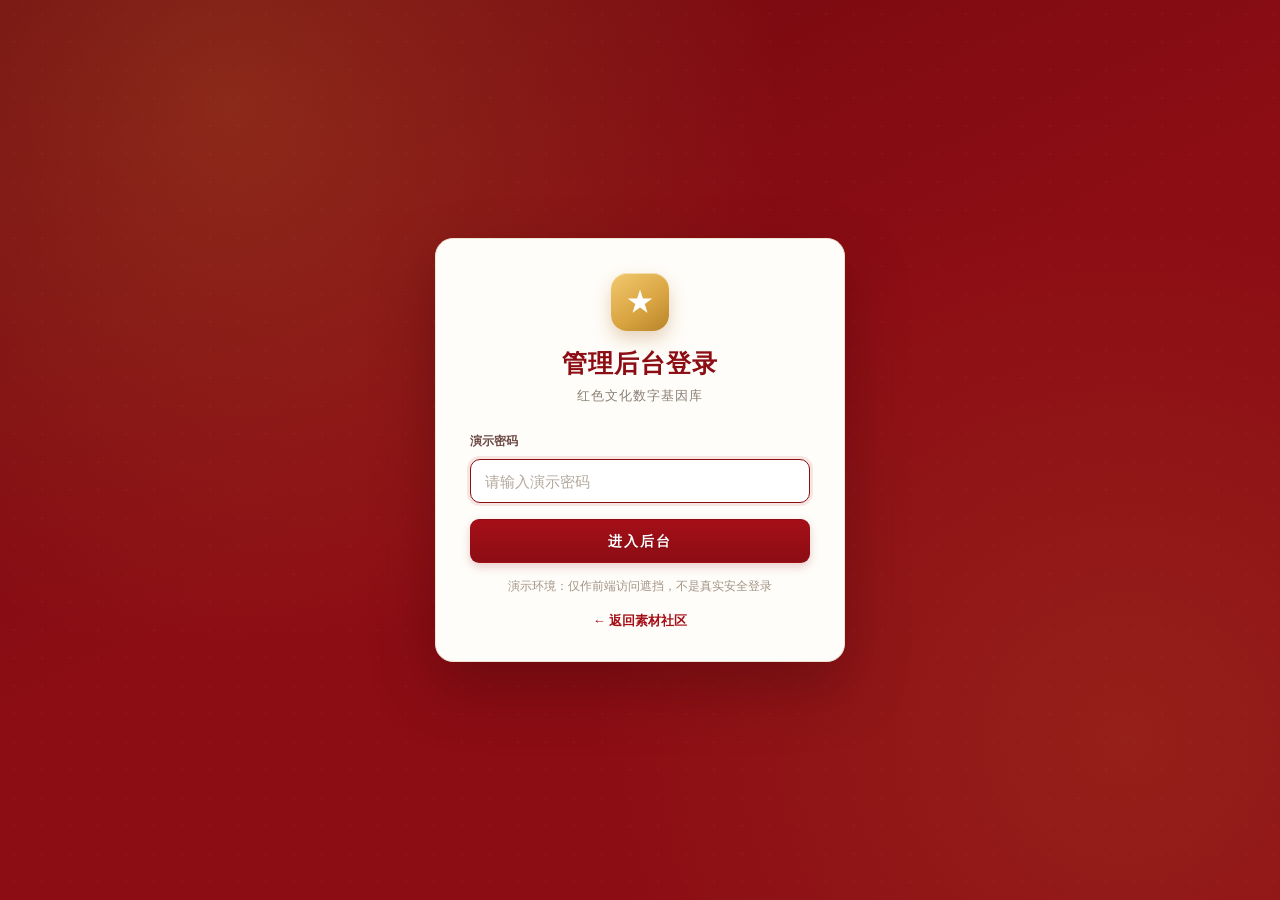
<file: admin.html>
<!DOCTYPE html>
<html lang="zh-CN">
<head>
  <meta charset="UTF-8">
  <meta name="viewport" content="width=device-width, initial-scale=1.0">
  <title>数据看板 · 管理后台 · 红色文化数字基因库</title>
  <link rel="icon" type="image/svg+xml" href="assets/images/favicon.svg">
  <link rel="stylesheet" href="css/common.css">
  <link rel="stylesheet" href="css/admin.css">
</head>
<body class="admin-body admin-locked">
  <header class="top-bar admin-top-bar">
    <div class="top-bar-inner">
      <a class="logo" href="admin.html" aria-label="红色文化数字基因库管理后台">
        <span class="logo-mark" aria-hidden="true">★</span>
        <span class="logo-text">红色文化数字基因库 · 管理后台</span>
      </a>
      <nav class="nav admin-nav" aria-label="后台导航">
        <a href="admin.html" class="active" aria-current="page">数据看板</a>
        <a href="admin-materials.html">素材管理</a>
        <a href="index.html">返回素材社区</a>
      </nav>
    </div>
  </header>

  <main class="admin-main">
    <section id="dashboard" class="admin-section dashboard-section" aria-labelledby="dashboard-title">
      <div class="section-head">
        <div>
          <h1 id="dashboard-title">数据看板</h1>
        </div>
      </div>

      <div class="dashboard-grid">
        <section class="panel panel-hot" aria-labelledby="hot-title">
          <div class="panel-head">
            <h2 class="panel-title" id="hot-title">热度 TOP5</h2>
          </div>
          <div class="table-wrap">
            <table class="table hot-table">
              <thead>
                <tr>
                  <th scope="col" class="col-rank">排名</th>
                  <th scope="col" class="col-title">素材标题</th>
                  <th scope="col">类型</th>
                  <th scope="col" class="num">浏览量</th>
                  <th scope="col" class="num">下载量</th>
                  <th scope="col" class="num">热度</th>
                </tr>
              </thead>
              <tbody id="hot-tbody"></tbody>
            </table>
          </div>
        </section>

        <aside class="dashboard-side" aria-label="核心指标与类型分布">
          <section class="stat-grid stat-grid-side" aria-label="核心指标">
          <article class="stat-card">
            <span class="stat-icon icon-red" aria-hidden="true">
              <svg viewBox="0 0 24 24" fill="none" stroke="currentColor" stroke-width="1.8" stroke-linecap="round" stroke-linejoin="round">
                <path d="M14 3H7a2 2 0 0 0-2 2v14a2 2 0 0 0 2 2h10a2 2 0 0 0 2-2V8z"/>
                <path d="M14 3v5h5M9 13h6M9 17h4"/>
              </svg>
            </span>
            <div class="stat-body">
              <p class="stat-value" id="stat-total">0</p>
              <p class="stat-label">素材总数</p>
            </div>
          </article>

          <article class="stat-card">
            <span class="stat-icon icon-gold" aria-hidden="true">
              <svg viewBox="0 0 24 24" fill="none" stroke="currentColor" stroke-width="1.8" stroke-linecap="round" stroke-linejoin="round">
                <path d="M2 12s3.5-6 10-6 10 6 10 6-3.5 6-10 6-10-6-10-6Z"/>
                <circle cx="12" cy="12" r="2.5"/>
              </svg>
            </span>
            <div class="stat-body">
              <p class="stat-value" id="stat-views">0</p>
              <p class="stat-label">累计浏览量</p>
            </div>
          </article>

          <article class="stat-card">
            <span class="stat-icon icon-warm" aria-hidden="true">
              <svg viewBox="0 0 24 24" fill="none" stroke="currentColor" stroke-width="1.8" stroke-linecap="round" stroke-linejoin="round">
                <path d="M12 3v12M7 10l5 5 5-5M4 20h16"/>
              </svg>
            </span>
            <div class="stat-body">
              <p class="stat-value" id="stat-downloads">0</p>
              <p class="stat-label">累计下载量</p>
            </div>
          </article>

          <article class="stat-card">
            <span class="stat-icon icon-flame" aria-hidden="true">
              <svg viewBox="0 0 24 24" fill="currentColor" stroke="none">
                <path d="M12 2c.5 3.2-1.5 4.7-2.9 6.4-1 1.3-1.7 2.6-1.7 4.2a5.6 5.6 0 0 0 11.2 0c0-1.5-.6-2.9-1.6-4.2-.2 1.2-.7 2-1.4 2.5C15.5 7.8 14.2 4.7 12 2Z"/>
              </svg>
            </span>
            <div class="stat-body">
              <p class="stat-value stat-value-title" id="stat-hot-title">暂无数据</p>
              <p class="stat-label">当前热度冠军</p>
            </div>
          </article>
          </section>

          <section class="panel panel-chart panel-donut" aria-labelledby="type-chart-title">
            <div class="panel-head">
              <h2 class="panel-title" id="type-chart-title">类型分布</h2>
              <span class="panel-note">按素材所含类型统计</span>
            </div>
            <div class="donut-chart" id="type-chart"></div>
          </section>
        </aside>
      </div>
    </section>
  </main>

  <div id="admin-toast" class="admin-toast" role="status" aria-live="polite"></div>

  <script src="js/data.js"></script>
  <script src="js/front-common.js"></script>
  <script src="js/admin.js?v=20261117d"></script>
</body>
</html>
</file>
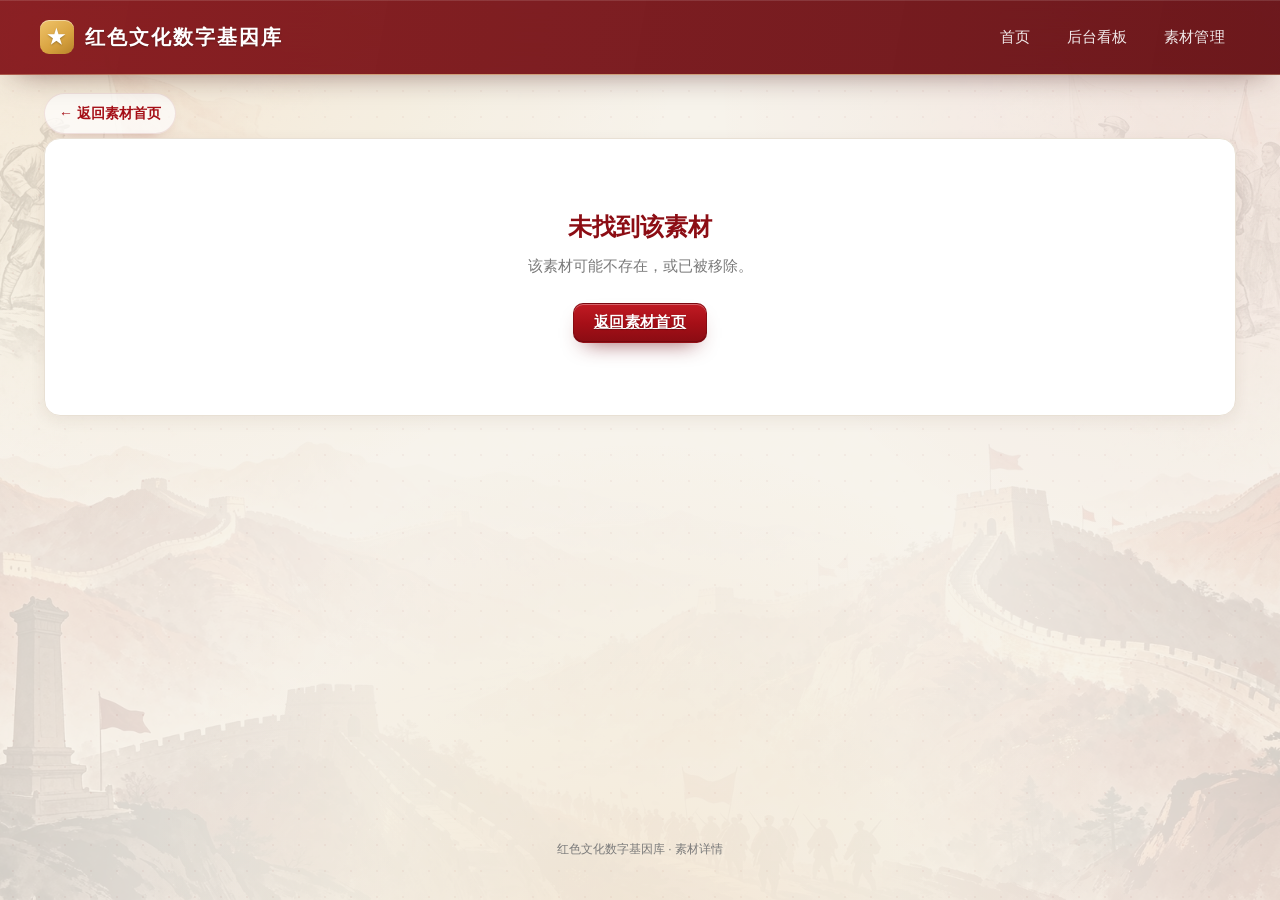
<file: detail.html>
<!DOCTYPE html>
<html lang="zh-CN">
<head>
  <meta charset="UTF-8">
  <meta name="viewport" content="width=device-width, initial-scale=1.0">
  <title>素材详情 · 红色文化数字基因库</title>
  <link rel="icon" type="image/svg+xml" href="assets/images/favicon.svg">
  <link rel="stylesheet" href="css/common.css?v=20261117i">
  <link rel="stylesheet" href="css/detail.css?v=20261117i">
  <link rel="stylesheet" href="css/ai-chat.css?v=20261117i">
</head>
<body class="detail-body">
  <header class="top-bar site-header">
    <div class="top-bar-inner">
      <a class="logo" href="index.html" aria-label="红色文化数字基因库首页">
        <span class="logo-mark" aria-hidden="true">★</span>
        <span class="logo-text">红色文化数字基因库</span>
      </a>
      <nav class="nav" aria-label="主导航">
        <a href="index.html">首页</a>
        <a href="admin.html">后台看板</a>
        <a href="admin-materials.html">素材管理</a>
      </nav>
    </div>
  </header>

  <main class="detail-page">
    <a class="back-link" id="back-link" href="index.html">← 返回素材首页</a>

    <section id="detail-content" class="detail-card" hidden>
      <div class="detail-grid">
        <div class="detail-left">
          <div class="detail-cover">
            <img id="cover" alt="">
          </div>

          <div class="detail-actions">
            <div id="audio-box" class="audio-box" hidden>
              <p class="audio-label">音频资料</p>
              <audio id="audio" controls preload="metadata"></audio>
            </div>
            <div class="action-buttons">
              <button class="btn btn-red" id="download-btn" type="button" hidden>下载文档</button>
              <a class="btn btn-outline" href="index.html">返回首页</a>
              <button id="ai-launch" class="btn btn-outline ai-entry-btn" type="button"
                      aria-haspopup="dialog" aria-expanded="false" aria-controls="ai-panel">
                <span class="ai-entry-spark" aria-hidden="true">✦</span>AI 星火智学
              </button>
            </div>
            <p id="download-hint" class="download-hint" hidden></p>
          </div>
        </div>

        <div class="detail-right">
          <h1 id="title" class="detail-title"></h1>

          <p id="author-line" class="detail-author"></p>

          <div class="detail-meta" id="detail-meta"></div>

          <div id="tags" class="detail-tags"></div>

          <div id="intro-shell" class="intro-shell">
            <div id="intro" class="detail-intro"></div>
          </div>
          <p id="image-source" class="image-source" hidden></p>
        </div>
      </div>
    </section>

    <section id="related-section" class="related-section" hidden>
      <div class="section-head">
        <h2>相关素材</h2>
        <span class="section-note">根据系列与标签推荐</span>
      </div>
      <div id="related-grid" class="related-grid"></div>
    </section>

    <section id="not-found" class="not-found" hidden>
      <h1>未找到该素材</h1>
      <p>该素材可能不存在，或已被移除。</p>
      <a class="btn btn-red" href="index.html">返回素材首页</a>
    </section>
  </main>

  <footer class="site-footer">红色文化数字基因库 · 素材详情</footer>

  <div id="toast" class="toast" role="status" aria-live="polite" hidden></div>

  <!-- 详情页 AI 助手：锚定在触发按钮上方的浮层 -->
  <div id="ai-widget" class="ai-widget ai-widget--anchored">
    <section id="ai-panel" class="ai-panel ai-panel--anchored" role="dialog"
             aria-labelledby="ai-panel-name" hidden>
      <header class="ai-panel-head">
        <div class="ai-identity">
          <span class="ai-avatar" aria-hidden="true">★</span>
          <div>
            <p class="ai-name" id="ai-panel-name">AI 星火智学助手</p>
            <p class="ai-status"><i aria-hidden="true"></i><span id="ai-status-text">在线 · 站内检索</span></p>
          </div>
        </div>
        <div class="ai-tools">
          <button id="ai-settings-toggle" class="ai-settings-toggle" type="button"
                  aria-label="设置 DeepSeek API Key" aria-expanded="false" aria-controls="ai-settings">
            <svg viewBox="0 0 24 24" fill="none" stroke="currentColor" stroke-width="1.8" stroke-linecap="round" stroke-linejoin="round" aria-hidden="true">
              <circle cx="12" cy="12" r="3.2"/>
              <path d="M19.4 15a1.7 1.7 0 0 0 .34 1.87l.06.06a2 2 0 1 1-2.83 2.83l-.06-.06a1.7 1.7 0 0 0-1.87-.34 1.7 1.7 0 0 0-1 1.56V21a2 2 0 1 1-4 0v-.09a1.7 1.7 0 0 0-1.11-1.56 1.7 1.7 0 0 0-1.87.34l-.06.06a2 2 0 1 1-2.83-2.83l.06-.06A1.7 1.7 0 0 0 4.6 15a1.7 1.7 0 0 0-1.56-1H3a2 2 0 1 1 0-4h.09A1.7 1.7 0 0 0 4.65 8.9a1.7 1.7 0 0 0-.34-1.87l-.06-.06a2 2 0 1 1 2.83-2.83l.06.06a1.7 1.7 0 0 0 1.87.34H9a1.7 1.7 0 0 0 1-1.56V3a2 2 0 1 1 4 0v.09a1.7 1.7 0 0 0 1 1.56 1.7 1.7 0 0 0 1.87-.34l.06-.06a2 2 0 1 1 2.83 2.83l-.06.06a1.7 1.7 0 0 0-.34 1.87V9c.17.61.68 1.06 1.31 1.09H21a2 2 0 1 1 0 4h-.09a1.7 1.7 0 0 0-1.51.91Z"/>
            </svg>
          </button>
          <button id="ai-close" class="ai-close" type="button" aria-label="收起 AI 助手">×</button>
        </div>
      </header>

      <div id="ai-settings" class="ai-settings" hidden>
        <label class="ai-settings-label" for="ai-key-input">DeepSeek API Key（仅保存在本机浏览器）</label>
        <div class="ai-key-row">
          <input id="ai-key-input" class="ai-key-input" type="password" placeholder="粘贴 sk- 开头的 Key"
                 autocomplete="off" spellcheck="false" aria-label="DeepSeek API Key">
          <button id="ai-key-save" class="ai-key-btn is-primary" type="button">保存</button>
          <button id="ai-key-clear" class="ai-key-btn" type="button">清除</button>
        </div>
        <p class="ai-key-state" id="ai-key-state">未配置 · 当前使用站内关键词应答</p>
        <p class="ai-key-hint">Key 只写入 localStorage，不会出现在页面代码或配置文件中；配置后可直连 DeepSeek，失败会自动退回站内检索。</p>
      </div>

      <div id="ai-messages" class="ai-messages" role="log" aria-live="polite"></div>

      <div id="ai-quick" class="ai-quick" aria-label="快捷提问">
        <button class="ai-quick-btn" type="button" data-prompt="推荐长征主题素材">长征主题</button>
        <button class="ai-quick-btn" type="button" data-prompt="有哪些毛泽东相关音频">毛泽东音频</button>
        <button class="ai-quick-btn" type="button" data-prompt="当前热门素材有哪些">热门素材</button>
      </div>

      <form id="ai-form" class="ai-form" autocomplete="off">
        <input id="ai-input" class="ai-input" type="text" maxlength="80"
               placeholder="问问长征、毛泽东相关素材…" aria-label="向 AI 助手提问">
        <button class="ai-send" type="submit">发送</button>
      </form>
    </section>
  </div>

  <script src="js/data.js"></script>
  <script src="js/front-common.js"></script>
  <script src="js/detail.js"></script>
  <script src="js/ai-chat.js?v=20261117e"></script>
</body>
</html>
</file>
<file: css/common.css>
/* ============================================
   红色文化数字基因库 · 公共样式
   前台首页 / 详情页 / 管理后台 共用本文件
   ============================================ */

:root {
  --main-red: #a50f17;
  --main-red-dark: #8c0d14;
  --main-red-deep: #6f090f;
  --gold: #d9a441;
  --gold-light: #f3d9a3;
  --bg: #f7f3ec;
  --card-bg: #ffffff;
  --tag-bg: #fbe9ea;
  --tag-text: #8c0d14;
  --text-main: #2b2b2b;
  --text-sub: #7a7a7a;
  --border: #e8e0d4;
  --btn-green: #2e9e5b;
  --radius: 14px;
  --radius-sm: 8px;
  --shadow-soft: 0 4px 16px rgba(76, 48, 24, .07);
  --shadow-hover: 0 12px 28px rgba(110, 55, 28, .14);
  --font-title: 22px;
  --font-subtitle: 16px;
  --font-body: 14.5px;
  --font-tag: 12px;
  --glass-bg-strong: linear-gradient(160deg, rgba(255, 255, 255, .64) 0%, rgba(255, 255, 255, .44) 100%);
  --glass-blur: blur(22px) saturate(1.5);
  --shadow-card:
    0 1px 2px rgba(76, 48, 24, .04),
    0 6px 14px rgba(76, 48, 24, .05),
    0 24px 48px -22px rgba(90, 40, 20, .2);
  --shadow-card-hover:
    0 1px 2px rgba(76, 48, 24, .04),
    0 12px 24px -8px rgba(110, 55, 28, .13),
    0 34px 66px -24px rgba(110, 55, 28, .3);
  --shadow-inset-light: inset 0 1px 0 rgba(255, 255, 255, .9);
  --ease-out: cubic-bezier(.22, .61, .36, 1);
  --header-h: 72px;
}

* { margin: 0; padding: 0; box-sizing: border-box; }

html { overflow-x: clip; scroll-behavior: smooth; scroll-padding-top: calc(var(--header-h) + 18px); }

[hidden] { display: none !important; }

body {
  font-family: "Microsoft YaHei", "PingFang SC", "Hiragino Sans GB", sans-serif;
  color: var(--text-main);
  line-height: 1.75;
  overflow-x: clip;
  -webkit-font-smoothing: antialiased;
}

a { color: var(--main-red); }

h1, h2, h3 { line-height: 1.35; color: var(--text-main); }

.hero-title, .footer-slogan, .section-head h1, .section-head h2, .detail-title {
  font-family: "STSong", "SimSun", "Source Han Serif SC", "Microsoft YaHei", sans-serif;
  font-weight: 800;
  color: var(--main-red-deep);
}

/* ---------- 顶部导航（红色玻璃吸顶） ---------- */

.top-bar {
  position: sticky;
  top: 0;
  z-index: 80;
  color: #fff;
  background:
    linear-gradient(100deg, rgba(140, 13, 20, .9) 0%, rgba(111, 9, 15, .92) 62%, rgba(96, 7, 13, .93) 100%);
  -webkit-backdrop-filter: blur(18px) saturate(1.3);
  backdrop-filter: blur(18px) saturate(1.3);
  box-shadow:
    0 1px 0 rgba(255, 255, 255, .08),
    0 10px 30px -14px rgba(70, 6, 9, .55);
  border-bottom: 1px solid rgba(217, 164, 65, .62);
  transition: background .28s var(--ease-out), box-shadow .28s var(--ease-out);
}

.top-bar::after {
  content: "";
  position: absolute;
  left: 0;
  right: 0;
  bottom: -1px;
  height: 1px;
  background: linear-gradient(90deg, transparent, rgba(243, 217, 163, .55) 18%, rgba(243, 217, 163, .55) 82%, transparent);
  pointer-events: none;
}

.top-bar-inner {
  width: 100%;
  max-width: 1500px;
  margin: 0 auto;
  padding: 0 40px;
  display: flex;
  align-items: center;
  justify-content: space-between;
  gap: 18px;
}

.top-bar .logo {
  display: flex;
  align-items: center;
  gap: 11px;
  color: #fff;
  text-decoration: none;
  font-family: "STSong", "SimSun", "Source Han Serif SC", "STKaiti", "KaiTi", "Microsoft YaHei", sans-serif;
  font-size: 20px;
  font-weight: 900;
  letter-spacing: 2px;
  white-space: nowrap;
  text-shadow: 0 1px 2px rgba(0, 0, 0, .28);
}

.logo-text { overflow: hidden; white-space: nowrap; text-overflow: ellipsis; }

.logo-mark {
  flex: none;
  display: grid;
  place-items: center;
  width: 34px;
  height: 34px;
  border-radius: 9px;
  background: linear-gradient(145deg, #f0c46b, var(--gold) 58%, #b8842a);
  color: #fff;
  font-size: 18px;
  line-height: 1;
  box-shadow: inset 0 1px 0 rgba(255, 255, 255, .45);
}

.top-bar .nav { display: flex; align-items: center; gap: 6px; flex-wrap: wrap; }

.top-bar .nav a {
  position: relative;
  padding: 10px 15px;
  border-radius: 9px;
  color: rgba(255, 255, 255, .9);
  text-decoration: none;
  font-size: 15px;
  line-height: 1.2;
  letter-spacing: .3px;
}

.top-bar .nav a:hover {
  background: rgba(255, 255, 255, .14);
  color: #fff;
  box-shadow: inset 0 1px 0 rgba(255, 255, 255, .18);
}

.top-bar .nav a.active {
  color: #fff;
  font-weight: 700;
  background: rgba(255, 255, 255, .1);
  box-shadow: inset 0 1px 0 rgba(255, 255, 255, .16);
}

.top-bar .nav a.active::after {
  content: "";
  position: absolute;
  left: 15px;
  right: 15px;
  bottom: 3px;
  height: 2px;
  border-radius: 2px;
  background: var(--gold);
  box-shadow: 0 0 10px rgba(217, 164, 65, .65);
}

/* ---------- 通用卡片（毛玻璃） ---------- */

.card {
  position: relative;
  background: var(--glass-bg);
  -webkit-backdrop-filter: var(--glass-blur);
  backdrop-filter: var(--glass-blur);
  border: 1px solid var(--glass-border);
  border-radius: var(--radius);
  box-shadow: var(--shadow-card), var(--shadow-inset-light);
  overflow: hidden;
  transition:
    transform .32s var(--ease-out),
    box-shadow .32s var(--ease-out),
    border-color .32s var(--ease-out);
}

/* ---------- 标签 ---------- */

.tag, .type-tag {
  display: inline-flex;
  align-items: center;
  padding: 3px 10px;
  border-radius: 6px;
  background: var(--tag-bg);
  color: var(--tag-text);
  font-size: var(--font-tag);
  line-height: 1.5;
}

.type-tag { background: #fff5e8; color: #9a641b; }

/* ---------- 统计小项 ---------- */

.stats-line {
  display: flex;
  flex-wrap: wrap;
  gap: 14px;
  color: var(--text-sub);
  font-size: var(--font-tag);
}

.stat-item { display: inline-flex; align-items: center; gap: 4px; white-space: nowrap; }

.stat-item .stat-icon { width: 14px; height: 14px; flex: none; }

/* ---------- 按钮（质感 / 光泽 / 强引导） ---------- */

.btn {
  display: inline-flex;
  align-items: center;
  justify-content: center;
  gap: 6px;
  border: 1px solid transparent;
  padding: 10px 20px;
  font-size: var(--font-body);
  font-family: inherit;
  line-height: 1.2;
  cursor: pointer;
  isolation: isolate;
}

.btn::after {
  content: "";
  position: absolute;
  top: -30%;
  left: -70%;
  width: 42%;
  height: 160%;
  z-index: 0;
  background: linear-gradient(100deg, transparent 0%, rgba(255, 255, 255, .5) 50%, transparent 100%);
  transform: skewX(-18deg);
  transition: left .55s var(--ease-out);
  pointer-events: none;
}

.btn:hover::after { left: 128%; }

.btn:active { transform: translateY(1px) scale(.995); }

.btn-red {
  color: #fff;
  border-color: rgba(111, 9, 15, .55);
  text-shadow: 0 1px 1px rgba(70, 4, 8, .35);
}

.btn-green { background: var(--btn-green); color: #fff; }

.btn-green:hover { background: #24824d; }

.btn-gold { background: var(--gold); color: #fff; }

.btn-gold:hover { background: #c28f2f; }

.btn-outline {
  color: var(--main-red);
  border-color: rgba(165, 15, 23, .55);
  -webkit-backdrop-filter: blur(10px);
  backdrop-filter: blur(10px);
}

.btn-outline:hover {
  background: rgba(255, 255, 255, .95);
  border-color: var(--main-red);
  box-shadow: inset 0 1px 0 rgba(255, 255, 255, .95), 0 10px 20px -10px rgba(140, 13, 20, .38);
}

.btn:disabled { opacity: .62; cursor: not-allowed; transform: none; }

.btn:focus-visible, a:focus-visible, [tabindex="0"]:focus-visible {
  outline: 2px solid rgba(179, 19, 27, .45);
  outline-offset: 2px;
}

/* ---------- 表格（后台） ---------- */

.table { width: 100%; border-collapse: collapse; background: var(--card-bg); }

.table th {
  background: linear-gradient(180deg, #8c0d14, #6f090f);
  color: #fff;
  padding: 12px;
  font-size: var(--font-body);
}

.table td { padding: 12px; border-bottom: 1px solid var(--border); }

/* ============================================
   2026-11 视觉升级 · 公共层
   吸顶毛玻璃导航 / 卡片玻璃质感 / 按钮光泽
   ============================================ */

:root {
  --glass-bg:
    linear-gradient(160deg, rgba(255, 255, 255, .6) 0%, rgba(255, 255, 255, .4) 100%);
  --glass-border: rgba(217, 164, 65, .38);
  --glass-line: rgba(140, 13, 20, .07);
  --glass-shadow:
    inset 0 1px 0 rgba(255, 255, 255, .9),
    0 18px 38px -20px rgba(90, 40, 20, .35);
  --shadow-lift:
    inset 0 1px 0 rgba(255, 255, 255, .94),
    0 2px 4px rgba(84, 40, 18, .05),
    0 28px 52px -22px rgba(84, 28, 14, .36);
  --ease-soft: cubic-bezier(.22, .68, .28, 1);
}

body {
  background:
    radial-gradient(circle at 10% -4%, rgba(217, 164, 65, .16), transparent 38%),
    radial-gradient(circle at 94% 10%, rgba(165, 15, 23, .07), transparent 34%),
    radial-gradient(circle at 50% 104%, rgba(217, 164, 65, .13), transparent 44%),
    radial-gradient(rgba(140, 13, 20, .052) 1px, transparent 1.6px) 0 0 / 26px 26px,
    var(--bg);
  background-attachment: fixed;
  font-size: 15px;
}

/* ---------- 吸顶毛玻璃导航 ---------- */

.top-bar, .top-bar.admin-top-bar {
  position: sticky;
  top: 0;
  z-index: 90;
  padding: 0;
  background:
    linear-gradient(100deg, rgba(126, 10, 16, .9) 0%, rgba(96, 7, 12, .92) 100%);
  border-bottom: 1px solid rgba(243, 217, 163, .3);
  box-shadow:
    inset 0 1px 0 rgba(255, 255, 255, .12),
    0 12px 32px -16px rgba(52, 3, 6, .55);
  -webkit-backdrop-filter: blur(18px) saturate(1.55);
  backdrop-filter: blur(18px) saturate(1.55);
}

.top-bar-inner { min-height: 74px; }

.top-bar .nav a { transition: background .2s ease, color .2s ease, transform .2s ease; }

.top-bar .nav a:hover { transform: translateY(-1px); }

/* ---------- 卡片玻璃基底 ---------- */

.card, .material-card, .top5-main, .top5-mini, .filter-card, .detail-card, .related-card, .audio-box, .empty-state, .not-found, .stat-card, .panel, .list-panel, .overview-card, .filter-bar {
  background: var(--glass-bg);
  border: 1px solid var(--glass-border);
  -webkit-backdrop-filter: var(--glass-blur);
  backdrop-filter: var(--glass-blur);
  box-shadow: var(--glass-shadow);
}

/* 卡片悬浮上浮与图片微动 */

.material-card, .related-card, .top5-main, .top5-mini, .stat-card, .panel, .overview-card, .card {
  transition:
    transform .34s var(--ease-soft),
    box-shadow .34s var(--ease-soft),
    border-color .34s var(--ease-soft);
  will-change: transform;
}

.material-card:hover, .material-card:focus-visible, .related-card:hover, .related-card:focus-visible, .stat-card:hover, .overview-card:hover {
  transform: translateY(-6px);
  border-color: rgba(217, 164, 65, .55);
  box-shadow: var(--shadow-lift);
  outline: none;
}

.material-card .cover, .related-cover img, .top5-main-cover img, .top5-mini-cover img {
  transition: transform .55s var(--ease-soft), filter .45s ease;
}

.material-card:hover .cover, .material-card:focus-visible .cover, .related-card:hover .related-cover img, .related-card:focus-visible .related-cover img {
  transform: scale(1.055);
  filter: saturate(1.06) contrast(1.02);
}

.top5-main:hover .top5-main-cover img, .top5-mini:hover .top5-mini-cover img {
  transform: scale(1.045);
}

/* ---------- 按钮光泽质感 ---------- */

.btn {
  position: relative;
  overflow: hidden;
  border-radius: 10px;
  font-weight: 700;
  letter-spacing: .4px;
  transition:
    transform .2s var(--ease-soft),
    box-shadow .2s var(--ease-soft),
    background .2s ease,
    border-color .2s ease,
    color .2s ease;
}

.btn-red {
  background: linear-gradient(180deg, #c01a23 0%, #a50f17 52%, #8a0c13 100%);
  box-shadow:
    inset 0 1px 0 rgba(255, 255, 255, .32),
    inset 0 -1px 0 rgba(80, 4, 8, .35),
    0 10px 22px -12px rgba(111, 9, 15, .85);
}

.btn-red:hover {
  background: linear-gradient(180deg, #cb2029 0%, #ad1019 52%, #8c0d14 100%);
  transform: translateY(-2px);
  box-shadow:
    inset 0 1px 0 rgba(255, 255, 255, .38),
    0 16px 28px -14px rgba(111, 9, 15, .95);
}

.btn-red:active {
  transform: translateY(0);
  box-shadow:
    inset 0 2px 5px rgba(70, 3, 6, .38),
    0 6px 14px -10px rgba(111, 9, 15, .8);
}

.btn-outline {
  background: rgba(255, 255, 255, .76);
  box-shadow:
    inset 0 1px 0 rgba(255, 255, 255, .9),
    0 8px 18px -14px rgba(111, 9, 15, .55);
}

.btn-outline:hover { transform: translateY(-1px); }

/* 主按钮掠过式高光 */

.btn-red::before {
  content: "";
  position: absolute;
  inset: -1px;
  background: linear-gradient(105deg,
    transparent 24%,
    rgba(255, 255, 255, .42) 46%,
    rgba(255, 255, 255, .16) 56%,
    transparent 72%);
  transform: translateX(-130%);
  transition: transform .7s var(--ease-soft);
  pointer-events: none;
}

.btn-red:hover::before { transform: translateX(130%); }

/* ---------- 标签细腻化 ---------- */

.tag, .type-tag {
  border: 1px solid rgba(140, 13, 20, .07);
  box-shadow: inset 0 1px 0 rgba(255, 255, 255, .7);
}

/* ---------- 减少动态效果降级 ---------- */

@media (prefers-reduced-motion: reduce) {
  *, *::before, *::after { scroll-behavior: auto !important; }
  .material-card:hover, .material-card:focus-visible, .related-card:hover, .related-card:focus-visible, .stat-card:hover, .overview-card:hover, .btn-red:hover, .btn-outline:hover, .top-bar .nav a:hover {
    transform: none !important;
  }
  .material-card:hover .cover, .material-card:focus-visible .cover, .related-card:hover .related-cover img, .top5-main:hover .top5-main-cover img, .top5-mini:hover .top5-mini-cover img, .btn-red::before {
    transform: none !important;
  }
}

/* ---------- 响应式基础 ---------- */

@media (max-width: 760px) {
  .top-bar-inner { padding: 10px 16px; flex-direction: column; align-items: flex-start; gap: 6px; }
  .top-bar .logo { font-size: 17px; }
  .top-bar .nav { width: 100%; gap: 2px; }
  .top-bar .nav a { padding: 7px 10px; font-size: 13px; }
}

/* ---------- 可访问性与降级 ---------- */

/* 弹窗打开时关闭页面毛玻璃：遮罩之外的内容保持清晰，只做压暗 */
body.modal-open * {
  -webkit-backdrop-filter: none !important;
  backdrop-filter: none !important;
}

@supports not ((backdrop-filter: blur(1px)) or (-webkit-backdrop-filter: blur(1px))) {
  .card, .btn-outline { background: rgba(255, 253, 249, .97); }
  .top-bar { background: linear-gradient(100deg, #8c0d14 0%, #6f090f 100%); }
}

@media (prefers-reduced-motion: reduce) {
  html { scroll-behavior: auto; }
  *, *::before, *::after {
    animation-duration: .001ms !important;
    animation-iteration-count: 1 !important;
    transition-duration: .001ms !important;
  }
  .card, .material-card, .related-card, .stat-card, .panel, .overview-card, .top5-main, .top5-mini, .list-panel, .filter-card {
    transform: none !important;
  }
  .btn::after { display: none; }
}
</file>
<file: css/index.css>
/* ============================================
   素材首页样式
   红金展馆风 + 数字档案卡片
   ============================================ */

body { min-height: 100vh; display: flex; flex-direction: column; }

/* ---------- 搜索区 ---------- */

.hero-search {
  position: relative;
  text-align: center;
  background-size: 26px 26px, 100% 100%, 100% 100%, 100% 100%;
}

.hero-title { position: relative; display: inline-block; padding: 0 36px; }

.hero-title::before, .hero-title::after {
  content: "";
  position: absolute;
  top: 50%;
  width: 24px;
  height: 2px;
  border-radius: 2px;
  background: var(--gold);
}

.hero-title::before { left: 0; }

.hero-title::after { right: 0; }

.hero-subtitle { margin-top: 9px; color: var(--text-sub); font-size: 15.5px; letter-spacing: 2px; }

.search-box { display: flex; align-items: center; gap: 8px; margin: 24px auto 0; }

.search-icon { flex: none; width: 20px; height: 20px; color: #a89a8a; }

.search-box:focus-within .search-icon { color: var(--main-red); }

.search-input {
  flex: 1 1 auto;
  min-width: 0;
  height: 42px;
  padding: 0 6px;
  border: none;
  background: transparent;
  color: var(--text-main);
  font-size: 15px;
  font-family: inherit;
  outline: none;
}

.search-input::placeholder { color: #a8a09a; }

.search-box .btn { flex: none; border-radius: 999px; }

/* ---------- 区块标题 ---------- */

.section-head, .grid-head {
  display: flex;
  align-items: baseline;
  justify-content: space-between;
  gap: 12px;
  flex-wrap: wrap;
}

.section-head h2, .grid-head h2 {
  position: relative;
  padding-left: 16px;
  font-weight: 900;
  color: var(--text-main);
}

.section-head h2::before, .grid-head h2::before {
  content: "";
  position: absolute;
  left: 0;
  top: 50%;
  width: 5px;
  height: 21px;
  border-radius: 3px;
  background: linear-gradient(180deg, var(--gold), var(--main-red));
  box-shadow: 0 0 12px -2px rgba(217, 164, 65, .7);
  transform: translateY(-50%);
}

.section-note, .result-count { color: var(--text-sub); font-size: 12px; }

/* ---------- 热度 TOP5 ---------- */

.top5-layout {
  display: grid;
  grid-template-columns: minmax(0, .96fr) minmax(0, 1.28fr) minmax(0, .96fr);
  gap: 20px;
  align-items: stretch;
}

.top5-side { display: flex; flex-direction: column; gap: 20px; min-width: 0; }

.top5-side > article { flex: 1 1 0; }

.top5-main {
  position: relative;
  z-index: 3;
  display: flex;
  flex-direction: column;
  min-height: 420px;
  height: 100%;
  background: var(--glass-bg-strong);
  -webkit-backdrop-filter: var(--glass-blur);
  backdrop-filter: var(--glass-blur);
  border: 1px solid var(--glass-border);
  border-radius: 20px;
  box-shadow:
    inset 0 1px 0 rgba(255, 255, 255, .9),
    0 18px 40px -18px rgba(96, 28, 18, .34);
  overflow: hidden;
  cursor: pointer;
  transform: scale(1.05);
  transform-origin: center;
  transition: transform .34s var(--ease-out), box-shadow .34s var(--ease-out), border-color .34s var(--ease-out);
}

.top5-main::before {
  content: "";
  position: absolute;
  top: 0;
  left: 0;
  right: 0;
  height: 3px;
  z-index: 2;
  background: linear-gradient(90deg, var(--gold), rgba(217, 164, 65, .18) 62%, transparent);
  pointer-events: none;
}

.top5-main:hover, .top5-main:focus-visible {
  transform: translateY(-6px) scale(1.05);
  border-color: rgba(217, 164, 65, .55);
  box-shadow:
    var(--shadow-card-hover),
    inset 0 1px 0 rgba(255, 255, 255, .9),
    0 0 0 1px rgba(217, 164, 65, .3);
  outline: none;
}

.top5-main-cover { position: relative; aspect-ratio: 16 / 10; background: #eee7dc; overflow: hidden; }

.top5-main-cover img {
  display: block;
  width: 100%;
  height: 100%;
  object-fit: cover;
  transition: transform .6s var(--ease-out);
}

.top5-main:hover .top5-main-cover img, .top5-main:focus-visible .top5-main-cover img {
  transform: scale(1.045);
}

.top5-main-body { display: flex; flex-direction: column; flex: 1; }

.top5-main-title { font-weight: 900; line-height: 1.32; color: var(--main-red-dark); }

.top5-main-intro { margin-top: 9px; color: #55504a; font-size: 13.5px; line-height: 1.8; }

.top5-main-location { margin-top: 11px; color: var(--text-sub); font-size: 12px; }

.top5-main-location::before,
.top5-mini-location::before {
  content: "";
  display: inline-block;
  width: 5px;
  height: 5px;
  margin-right: 6px;
  border-radius: 50%;
  background: var(--main-red);
  vertical-align: 2px;
}

.top5-main-stats { margin-top: auto; padding-top: 12px; border-top: 1px dashed var(--border); font-size: 12.5px; }

.top5-mini {
  position: relative;
  z-index: 1;
  display: grid;
  grid-template-columns: 40% minmax(0, 1fr);
  min-height: 0;
  background: var(--glass-bg);
  -webkit-backdrop-filter: var(--glass-blur);
  backdrop-filter: var(--glass-blur);
  border: 1px solid var(--glass-border);
  border-radius: 18px;
  box-shadow:
    inset 0 1px 0 rgba(255, 255, 255, .9),
    0 14px 30px -18px rgba(90, 40, 20, .3);
  overflow: hidden;
  cursor: pointer;
  transform: scale(.9) translateY(18px);
  transform-origin: center;
  transition: transform .34s var(--ease-out), box-shadow .34s var(--ease-out), border-color .34s var(--ease-out);
}

.top5-mini--near {
  z-index: 2;
  transform: scale(.96) translateY(10px);
}

.top5-mini--far {
  z-index: 1;
  transform: scale(.9) translateY(18px);
}

.top5-mini:hover, .top5-mini:focus-visible {
  border-color: rgba(217, 164, 65, .55);
  box-shadow: var(--shadow-card-hover), inset 0 1px 0 rgba(255, 255, 255, .9);
  outline: none;
}

.top5-mini--near:hover, .top5-mini--near:focus-visible { transform: scale(.99) translateY(2px); }

.top5-mini--far:hover, .top5-mini--far:focus-visible { transform: scale(.94) translateY(9px); }

.top5-mini-cover { position: relative; min-height: 100%; background: #eee7dc; overflow: hidden; }

.top5-mini-cover img {
  display: block;
  width: 100%;
  height: 100%;
  object-fit: cover;
  transition: transform .6s var(--ease-out);
}

.top5-mini-cover::after {
  content: "";
  position: absolute;
  top: 0;
  right: 0;
  bottom: 0;
  width: 1px;
  background: linear-gradient(180deg, rgba(217, 164, 65, .42), rgba(140, 13, 20, .06) 55%, transparent);
  pointer-events: none;
}

.top5-mini:hover .top5-mini-cover img, .top5-mini:focus-visible .top5-mini-cover img {
  transform: scale(1.06);
}

.top5-mini-body { display: flex; flex-direction: column; min-width: 0; }

.top5-mini-title {
  font-size: 15.5px;
  font-weight: 800;
  line-height: 1.4;
  color: var(--text-main);
  transition: color .2s ease;
  display: -webkit-box;
  -webkit-line-clamp: 2;
  -webkit-box-orient: vertical;
  overflow: hidden;
}

.top5-mini-intro {
  margin-top: 7px;
  color: #6b645c;
  font-size: 12.5px;
  line-height: 1.65;
  display: -webkit-box;
  -webkit-line-clamp: 2;
  -webkit-box-orient: vertical;
  overflow: hidden;
}

.top5-mini-location {
  margin-top: 8px;
  color: var(--text-sub);
  font-size: 11.5px;
  overflow: hidden;
  white-space: nowrap;
  text-overflow: ellipsis;
}

.top5-mini-stats {
  margin-top: auto;
  padding-top: 10px;
  border-top: 1px dashed rgba(140, 13, 20, .12);
  gap: 10px;
  font-size: 12px;
}

.top5-empty { grid-column: 1 / -1; padding: 40px 20px; text-align: center; color: var(--text-sub); }

.rank-badge {
  position: absolute;
  top: 12px;
  left: 12px;
  display: inline-flex;
  align-items: center;
  padding: 4px 10px;
  border-radius: 9px;
  background: linear-gradient(135deg, #b3131b 0%, #7e0a10 100%);
  color: #ffe9c4;
  font-size: 10.5px;
  font-weight: 800;
  letter-spacing: 1.2px;
  border: 1px solid rgba(243, 217, 163, .45);
  box-shadow:
    inset 0 1px 0 rgba(255, 255, 255, .22),
    0 6px 16px -8px rgba(40, 6, 8, .75);
  -webkit-backdrop-filter: blur(4px);
  backdrop-filter: blur(4px);
}

.rank-badge.rank-gold {
  top: 14px;
  left: 14px;
  padding: 5px 12px;
  font-size: 11px;
  background: linear-gradient(135deg, #f7da95 0%, #d9a441 58%, #bd8526 100%);
  color: #4a2c04;
  border-color: rgba(255, 255, 255, .6);
  box-shadow:
    inset 0 1px 0 rgba(255, 255, 255, .75),
    0 8px 20px -8px rgba(120, 70, 10, .55);
}

/* ---------- 筛选区 ---------- */

.filter-card {
  display: flex;
  align-items: flex-end;
  flex-wrap: wrap;
  -webkit-backdrop-filter: var(--glass-blur);
  backdrop-filter: var(--glass-blur);
  border: 1px solid var(--glass-border);
  border-radius: 18px;
  box-shadow: var(--shadow-card), var(--shadow-inset-light);
  transition: transform .32s var(--ease-out), box-shadow .32s var(--ease-out);
}

.filter-card:hover {
  transform: translateY(-2px);
  box-shadow: var(--shadow-card-hover), var(--shadow-inset-light);
}

.filter-field { display: flex; flex-direction: column; gap: 6px; }

.filter-field label { color: #6b4a45; font-size: 12px; font-weight: 700; }

.filter-select {
  padding: 0 12px;
  border: 1px solid #e6dcd0;
  border-radius: 10px;
  color: var(--text-main);
  font-size: 14px;
  font-family: inherit;
  cursor: pointer;
  outline: none;
  transition: border-color .18s ease, box-shadow .18s ease;
}

.filter-select:focus { border-color: #8c0d14; box-shadow: 0 0 0 3px rgba(179, 19, 27, .1); }

.filter-actions { margin-left: auto; }

.filter-actions .btn-outline {
  padding: 9px 18px;
  border-color: var(--main-red);
  color: var(--main-red);
  background: #fff;
}

.filter-actions .btn-outline:hover {
  background: var(--tag-bg);
  border-color: var(--main-red-dark);
  color: var(--main-red-dark);
}

/* ---------- 系列快捷标签 ---------- */

.series-tabs { display: flex; flex-wrap: wrap; }

.series-tab {
  display: inline-flex;
  align-items: center;
  gap: 7px;
  border-radius: 999px;
  background: rgba(255, 255, 255, .66);
  -webkit-backdrop-filter: blur(10px);
  backdrop-filter: blur(10px);
  color: var(--main-red);
  font-size: 13.5px;
  font-family: inherit;
  cursor: pointer;
}

.series-tab:hover { border-color: var(--gold); background: rgba(255, 255, 255, .92); }

.series-tab .series-count { font-size: 12px; opacity: .78; }

.series-tab.active { color: #fff; }

/* ---------- 全部素材墙 ---------- */

.material-grid {
  display: grid;
  grid-template-columns: repeat(4, minmax(0, 1fr));
  align-items: stretch;
}

.material-card {
  display: flex;
  flex-direction: column;
  min-height: 100%;
  cursor: pointer;
  will-change: transform;
}

.material-card:hover, .material-card:focus-visible { outline: none; }

.cover-wrap { position: relative; overflow: hidden; }

.cover-wrap::after {
  content: "";
  position: absolute;
  inset: 0;
  box-shadow: inset 0 0 0 1px rgba(255, 255, 255, .12);
  pointer-events: none;
}

.material-card .cover {
  display: block;
  transition: transform .65s var(--ease-out), filter .65s var(--ease-out);
}

.material-card:hover .cover, .material-card:focus-visible .cover {
  transform: scale(1.055);
  filter: saturate(1.04);
}

.material-card .info { display: flex; flex-direction: column; flex: 1; }

.material-card .card-title {
  display: -webkit-box;
  -webkit-line-clamp: 2;
  -webkit-box-orient: vertical;
  overflow: hidden;
}

.card-author { overflow: hidden; white-space: nowrap; text-overflow: ellipsis; }

.card-meta-line { overflow: hidden; white-space: nowrap; text-overflow: ellipsis; }

.material-card .tags { display: flex; flex-wrap: wrap; max-height: 56px; overflow: hidden; }

/* 类型标签按“文档 / 音频 / 配图”顺序做浅红、浅金、浅绿区分 */

.material-card .tags .type-tag:nth-child(1) { background: var(--tag-bg); color: var(--tag-text); }

.material-card .tags:has(.type-tag:nth-child(3)) .type-tag:nth-child(2) {
  background: #fbf1dd;
  color: #8a5a1c;
}

.material-card .tags:has(.type-tag:nth-child(3)) .type-tag:nth-child(3) {
  background: #edf5ea;
  color: #3f6b43;
}

.material-card .tags:has(.type-tag:nth-child(2)):not(:has(.type-tag:nth-child(3))) .type-tag:nth-child(2) {
  background: #edf5ea;
  color: #3f6b43;
}

.card-stats { margin-top: auto; color: var(--text-sub); font-size: 12.5px; }

/* ---------- 空状态 ---------- */

.empty-state {
  margin-top: 8px;
  padding: 54px 24px;
  text-align: center;
  border: 1px dashed var(--border);
  border-radius: var(--radius);
  box-shadow: var(--shadow-soft);
}

.empty-title { font-size: 18px; font-weight: 700; color: var(--text-main); }

.empty-desc { margin: 8px 0 18px; color: var(--text-sub); font-size: 13px; }

/* ---------- 页脚 ---------- */

.site-footer { padding: 22px 32px 30px; text-align: center; color: var(--text-sub); font-size: 12px; }

/* ---------- 投稿弹窗 ---------- */

body.modal-open { overflow: hidden; }

.modal { position: fixed; inset: 0; z-index: 100; padding: 32px 16px; overflow-y: auto; }

.modal-backdrop { position: fixed; inset: 0; }

.modal-dialog {
  position: relative;
  z-index: 1;
  width: 100%;
  max-width: 720px;
  margin: 0 auto;
  overflow: hidden;
}

.modal-head { display: flex; align-items: center; justify-content: space-between; padding: 18px 22px; }

.modal-head h3 { font-size: 18px; }

.modal-close {
  border: none;
  font-size: 22px;
  line-height: 1;
  width: 32px;
  height: 32px;
  border-radius: 8px;
  cursor: pointer;
}

.modal-body { padding: 20px 22px 22px; }

.form-grid { display: grid; grid-template-columns: repeat(2, minmax(0, 1fr)); gap: 14px 18px; }

.form-field { display: flex; flex-direction: column; gap: 6px; }

.form-field-full { grid-column: 1 / -1; }

.form-field label { font-size: 13px; }

.form-field input[type="text"], .form-field input[type="date"], .form-field textarea {
  width: 100%;
  height: 40px;
  padding: 0 12px;
  border: 1px solid var(--border);
  color: var(--text-main);
  font-size: 14.5px;
  font-family: inherit;
  outline: none;
}

.form-field textarea {
  height: auto;
  min-height: 104px;
  padding: 10px 12px;
  resize: vertical;
  line-height: 1.7;
}

.form-field input[type="file"] {
  width: 100%;
  min-height: 42px;
  padding: 8px 10px;
  border: 1px dashed var(--border);
  border-radius: 10px;
  color: var(--text-sub);
  font-size: 12px;
}

.field-hint { color: var(--text-sub); font-size: 12px; }

.cover-preview-wrap {
  margin-top: 8px;
  padding: 8px;
  border: 1px solid var(--border);
  border-radius: var(--radius-sm);
}

.cover-preview-wrap img { display: block; width: 100%; max-height: 220px; object-fit: contain; }

.form-error {
  margin-top: 14px;
  padding: 10px 14px;
  border: 1px solid #f3b9b9;
  border-radius: var(--radius-sm);
  font-size: 13px;
}

.modal-actions {
  display: flex;
  justify-content: flex-end;
  gap: 12px;
  margin-top: 20px;
  padding-top: 16px;
}

/* ---------- 操作提示 ---------- */

.toast {
  position: fixed;
  left: 50%;
  bottom: 32px;
  transform: translateX(-50%);
  z-index: 110;
  padding: 12px 24px;
  background: var(--main-red-dark);
  color: #fff;
  border-radius: 999px;
  box-shadow: 0 10px 26px rgba(0, 0, 0, .24);
  font-size: 14px;
  white-space: nowrap;
}

/* ---------- 响应式 ---------- */

@media (max-width: 1080px) {
  .top5-layout { grid-template-columns: minmax(0, 1fr); gap: 16px; }
  .top5-center { order: -1; }
  .top5-side { gap: 16px; }
  .top5-side > article { flex: 0 0 auto; }
  .top5-main, .top5-main:hover, .top5-main:focus-visible, .top5-mini, .top5-mini--near, .top5-mini--far, .top5-mini:hover, .top5-mini:focus-visible {
    transform: none;
    z-index: auto;
  }
  .material-grid { grid-template-columns: repeat(2, minmax(0, 1fr)); }
}

@media (max-width: 1440px) {
  .material-grid { grid-template-columns: repeat(3, minmax(0, 1fr)); }
}

@media (max-width: 760px) {
  .hero-subtitle { font-size: 14px; letter-spacing: 1px; }
  .search-box { min-height: 0; }
  .search-input { height: 36px; }
  .search-box .btn { margin-top: 4px; }
  .top5-layout { grid-template-columns: minmax(0, 1fr); }
  .top5-center { order: -1; }
  .top5-mini { grid-template-columns: minmax(0, 1fr); }
  .top5-mini-cover { min-height: 0; aspect-ratio: 16 / 10; }
  .top5-mini-cover::after { display: none; }
  .filter-field, .filter-select { flex: 1 1 140px; min-width: 0; width: 100%; }
  .filter-field { flex: 1 1 45%; }
  .filter-select { flex: 0 0 auto; height: 42px; }
  .filter-actions { flex: 1 1 100%; margin-left: 0; }
  .filter-actions .btn { width: 100%; }
  .form-grid { grid-template-columns: 1fr; }
  .modal { padding: 16px 10px; }
  .toast { max-width: calc(100vw - 32px); white-space: normal; text-align: center; }
}

@media (max-width: 640px) {
  .material-grid { grid-template-columns: 1fr; }
}

/* ============================================
   视觉整改合并版：Hero 通栏 / 页脚横幅 / TOP5 层次
   ============================================ */

.page { width: 100%; max-width: 1500px; margin: 0 auto; flex: 1; }

/* ---------- Hero 背景通栏 ---------- */

.hero-search {
  width: 100vw;
  margin-left: calc(50% - 50vw);
  border-radius: 0;
  overflow: hidden;
  background:
    linear-gradient(90deg,
      rgba(247, 243, 236, 0) 0%,
      rgba(247, 243, 236, .5) 24%,
      rgba(247, 243, 236, .88) 38%,
      rgba(247, 243, 236, .9) 50%,
      rgba(247, 243, 236, .88) 62%,
      rgba(247, 243, 236, .5) 76%,
      rgba(247, 243, 236, 0) 100%),
    linear-gradient(180deg, rgba(247, 243, 236, .08) 0%, rgba(140, 13, 20, .05) 100%),
    url("../assets/images/bg/hero-bg.png") center center / 100% 100% no-repeat,
    #f7f3ec;
}

.hero-decor { position: absolute; inset: 0; z-index: 0; opacity: 0; pointer-events: none; }

.hero-decor svg { display: block; width: 100%; height: 100%; }

.hero-search > h1, .hero-search > p, .hero-search > form { position: relative; z-index: 2; }

.hero-title {
  font-family: "STSong", "SimSun", "Source Han Serif SC", "Microsoft YaHei", sans-serif;
  font-weight: 900;
  line-height: 1.18;
  color: #6f090f;
}

.hero-subtitle-main {
  position: relative;
  display: inline-block;
  margin-top: 12px;
  padding: 0 22px;
  font-family: "STSong", "SimSun", "Source Han Serif SC", "Microsoft YaHei", sans-serif;
  font-weight: 700;
  color: #8c0d14;
}

.hero-subtitle-main::before, .hero-subtitle-main::after {
  content: "";
  position: absolute;
  top: 50%;
  width: 24px;
  height: 1px;
  background: var(--gold);
}

.hero-subtitle-main::before { left: 0; }

.hero-subtitle-main::after { right: 0; }

.hero-subtitle-sub { margin-top: 48px; }

.search-box { width: min(820px, 100%); min-height: 54px; border-radius: 999px; }

/* ---------- 底部固定窄横幅 ---------- */

.footer-banner {
  position: fixed;
  left: 0;
  right: 0;
  bottom: 0;
  z-index: 40;
  display: flex;
  align-items: center;
  justify-content: center;
  height: 96px;
  min-height: 96px;
  max-height: 96px;
  padding: 0 32px;
  overflow: visible;
  color: #fff;
  text-align: center;
  background: transparent;
}

.banner-shape {
  position: absolute;
  inset: 0;
  z-index: 0;
  display: block;
  width: 100%;
  height: 100%;
  pointer-events: none;
}

.footer-content { position: relative; z-index: 1; padding: 18px 0 2px; }

.footer-slogan {
  font-family: "STSong", "SimSun", "Source Han Serif SC", "Microsoft YaHei", sans-serif;
  font-size: clamp(19px, 2.2vw, 26px);
  font-weight: 900;
  line-height: 1.2;
  letter-spacing: 3px;
  color: var(--gold-light);
  text-shadow: 0 1px 2px rgba(111, 9, 15, .4);
  white-space: nowrap;
}

.footer-sub {
  margin-top: 6px;
  color: rgba(255, 255, 255, .86);
  font-size: 12px;
  line-height: 1.2;
  letter-spacing: 4px;
  white-space: nowrap;
}

.footer-note { display: none; }

/* ---------- 宽屏 TOP5 前后纵深 ---------- */

@media (min-width: 1081px) {
  .top5-layout {
    grid-template-columns: minmax(0, 1fr) minmax(0, 1.28fr) minmax(0, 1fr);
    gap: 24px;
    align-items: center;
  }
  .top5-side { justify-content: center; gap: 22px; }
  .top5-side > article { flex: 0 0 auto; }
  .top5-main {
    z-index: 3;
    min-height: 360px;
    transform: scale(1.02);
    border-color: var(--glass-border);
  }
  .top5-main:hover, .top5-main:focus-visible { transform: translateY(-4px) scale(1.02); }
  .top5-main-cover { aspect-ratio: 16 / 9; }
  .top5-main-title { font-size: 24px; }
  .top5-main-intro {
    display: -webkit-box;
    -webkit-line-clamp: 3;
    -webkit-box-orient: vertical;
    overflow: hidden;
  }
  .top5-mini { min-height: 176px; }
  .top5-mini-cover { min-height: 176px; }
  .top5-mini--near {
    z-index: 2;
    transform: scale(.98) translateY(6px);
  }
  .top5-mini--near:hover, .top5-mini--near:focus-visible { transform: scale(1) translateY(-2px); }
  .top5-mini--far {
    z-index: 1;
    transform: scale(.94) translateY(12px);
  }
  .top5-mini--far:hover, .top5-mini--far:focus-visible { transform: scale(.97) translateY(4px); }
}

@media (max-width: 1080px) {
  .top5-main, .top5-main:hover, .top5-main:focus-visible, .top5-mini, .top5-mini--near, .top5-mini--far, .top5-mini:hover, .top5-mini:focus-visible, .top5-mini--near:hover, .top5-mini--far:hover {
    transform: none;
    z-index: auto;
  }
  .top5-main { min-height: 0; }
  .top5-mini { min-height: 0; }
}

@media (max-width: 760px) {
  .hero-subtitle-main { padding: 0 16px; font-size: 15px; }
  .footer-banner { height: 80px; min-height: 80px; max-height: 80px; padding: 0 18px; }
  .footer-slogan { font-size: 18px; letter-spacing: 1.5px; }
}

/* ---------- 投稿弹窗统一视觉 ---------- */

.modal-backdrop { background: rgba(34, 26, 23, .56); }

.modal-dialog { border-radius: 16px; }

.modal-head { background: rgba(255, 253, 249, .7); border-bottom: 1px solid rgba(140, 13, 20, .1); }

.modal-head h3 {
  position: relative;
  padding-left: 12px;
  font-family: "STSong", "SimSun", "Source Han Serif SC", "Microsoft YaHei", sans-serif;
  font-weight: 800;
  color: #6f090f;
}

.modal-head h3::before {
  content: "";
  position: absolute;
  left: 0;
  top: 50%;
  width: 4px;
  height: 18px;
  border-radius: 2px;
  background: #8c0d14;
  transform: translateY(-50%);
}

.modal-close { background: #fbe9ea; color: #8c0d14; }

.modal-close:hover { background: #8c0d14; color: #fff; }

.form-field label { color: #3d3833; font-weight: 600; }

.required { color: #8c0d14; }

.form-field input[type="text"], .form-field input[type="date"], .form-field textarea {
  background: #fff;
  border-color: #e8e0d4;
  border-radius: 10px;
}

.form-field input:focus, .form-field textarea:focus {
  border-color: #8c0d14;
  box-shadow: 0 0 0 3px rgba(140, 13, 20, .12);
}

.form-field input[type="file"] { background: #fdf3f3; border-color: #e8c9c9; }

.cover-preview-wrap { background: #faf7f2; border-color: #e8e0d4; }

.form-error { background: #fdecec; border-color: #f3b9b9; color: #8c0d14; }

.modal-actions { border-top: 1px solid rgba(140, 13, 20, .1); }

.modal-actions .btn-outline { border-color: #8c0d14; color: #8c0d14; }

.modal-actions .btn-outline:hover { background: #fbe9ea; }

.modal-actions .btn-red { background: linear-gradient(180deg, #a50f17, #8c0d14); color: #fff; }

.modal-actions .btn-red:hover { background: linear-gradient(180deg, #8c0d14, #6f090f); }

/* ============================================
   2026-11 视觉升级 · 首页
   ============================================ */

.page { padding: 44px 44px 120px; }

/* ---------- Hero 排版主次 ---------- */

.hero-search { padding: 78px 24px 88px; }

.hero-title {
  font-size: clamp(38px, 4.4vw, 58px);
  letter-spacing: 5px;
  text-shadow:
    0 1px 0 rgba(255, 255, 255, .7),
    0 14px 34px rgba(140, 13, 20, .16);
}

.hero-subtitle-main { font-size: 18px; letter-spacing: 7px; }

/* 标题居中，副标题落在标题下方偏右 */
.hero-heading {
  position: relative;
  display: inline-block;
  max-width: 100%;
}

.hero-heading .hero-subtitle-main {
  position: absolute;
  left: 0;
  top: 100%;
  margin: 10px 0 0;
  padding: 0 0 0 30px;
  font-size: 15px;
  letter-spacing: 4px;
  white-space: nowrap;
}

/* 只保留左侧一道短线 */
.hero-subtitle-main::after { content: none; }

.hero-subtitle-sub { font-size: 14.5px; letter-spacing: 3px; color: #6f665c; }

/* 标题右侧与副标题之间只保留一道横线 */
.hero-title::after { content: none; }

/* 搜索胶囊吸顶：只让胶囊本体浮起，无横带 */
.search-dock { position: relative; z-index: 80; }

.search-dock.is-stuck {
  position: fixed;
  left: 0;
  right: 0;
  top: calc(var(--sticky-search-top, var(--header-h)) + 18px);
  z-index: 80;
  pointer-events: none;
}

.search-dock.is-stuck .search-box { margin: 0 auto; pointer-events: auto; }

.search-dock-spacer { height: 0; }

/* hero 与馆藏热度区块之间的呼吸间隙 */
.top5-section { margin-top: 15px; }

.search-box {
  margin-top: 30px;
  padding: 5px 6px 5px 24px;
  background: rgba(255, 255, 255, .82);
  border: 1px solid rgba(255, 255, 255, .9);
  box-shadow:
    inset 0 1px 0 rgba(255, 255, 255, .95),
    0 22px 44px -24px rgba(90, 34, 18, .4),
    0 2px 8px rgba(90, 34, 18, .06);
  -webkit-backdrop-filter: blur(14px) saturate(1.3);
  backdrop-filter: blur(14px) saturate(1.3);
  transition: border-color .24s ease, box-shadow .24s ease, transform .24s ease;
}

.search-box:focus-within {
  border-color: rgba(217, 164, 65, .85);
  box-shadow:
    inset 0 1px 0 rgba(255, 255, 255, .95),
    0 0 0 4px rgba(165, 15, 23, .08),
    0 26px 50px -24px rgba(90, 34, 18, .48);
  transform: translateY(-1px);
}

.search-box .btn { padding: 13px 32px; letter-spacing: 1px; }

/* ---------- 区块标题 ---------- */

.section-head h2, .grid-head h2 { font-size: 23px; letter-spacing: .6px; }

.section-head { margin-bottom: 20px; }

/* ---------- 筛选区 ---------- */

.filter-card { gap: 22px; padding: 18px 22px; background: var(--glass-bg); }

.filter-select {
  min-width: 168px;
  height: 44px;
  background: rgba(255, 255, 255, .82);
  border-color: rgba(140, 13, 20, .1);
  box-shadow: inset 0 1px 0 rgba(255, 255, 255, .9);
}

.series-tabs { gap: 12px; margin: 24px 0 6px; }

.series-tab {
  padding: 8px 18px;
  border: 1px solid rgba(140, 13, 20, .08);
  box-shadow: inset 0 1px 0 rgba(255, 255, 255, .7);
  transition:
    background .2s ease,
    color .2s ease,
    border-color .2s ease,
    transform .2s var(--ease-soft),
    box-shadow .2s ease;
}

.series-tab:hover { transform: translateY(-2px); box-shadow: 0 10px 20px -14px rgba(111, 9, 15, .6); }

.series-tab.active {
  background: linear-gradient(180deg, #b3131b, #8c0d14);
  border-color: rgba(140, 13, 20, .9);
  box-shadow:
    inset 0 1px 0 rgba(255, 255, 255, .24),
    0 10px 22px -12px rgba(111, 9, 15, .8);
}

/* ---------- 全部素材墙：舒展间距与统一图片 ---------- */

.grid-head { margin: 34px 0 22px; }

.material-grid { gap: 32px 28px; }

.material-card {
  border-radius: 18px;
  background: var(--glass-bg);
  -webkit-backdrop-filter: var(--glass-blur);
  backdrop-filter: var(--glass-blur);
  border: 1px solid var(--glass-border);
  box-shadow: var(--glass-shadow);
}

.material-card:hover, .material-card:focus-visible {
  transform: translateY(-6px);
  border-color: rgba(217, 164, 65, .55);
  box-shadow: var(--shadow-lift);
}

.cover-wrap { aspect-ratio: 16 / 10; background:
    linear-gradient(145deg, #f2eade, #e8ddcc); }

.material-card .cover { width: 100%; height: 100%; object-fit: cover; object-position: center; }

.material-card .info { min-height: 232px; padding: 22px 24px 24px; }

.material-card .card-title {
  font-size: 18px;
  font-weight: 800;
  line-height: 1.5;
  letter-spacing: .2px;
  color: #241f1b;
}

.card-author { margin-top: 8px; color: #8a5a26; font-size: 12.5px; letter-spacing: .2px; }

.card-meta-line { margin-top: 3px; color: var(--text-sub); font-size: 12.5px; }

.material-card .tags { gap: 7px; margin-top: 14px; }

.card-stats { padding-top: 14px; border-top: 1px solid rgba(140, 13, 20, .09); }

/* ---------- TOP5 层次与留白 ---------- */

.top5-section { margin-bottom: 44px; }

/* 区块标题：单行连续标题，靠字号与字重立住气势 */
/* 区块标题：宋体骨架 + 深红单色，眉题/链接/回纹三处配衬 */
.top5-head {
  position: relative;
  align-items: flex-end;
  gap: 18px;
  padding-bottom: 18px;
  margin-bottom: 26px;
  border-bottom: 1px solid rgba(140, 13, 20, .12);
}

.top5-head::after {
  content: "";
  position: absolute;
  left: 0;
  bottom: 6px;
  width: 88px;
  height: 12px;
  opacity: .3;
  background: url("data:image/svg+xml,%3Csvg xmlns='http://www.w3.org/2000/svg' width='88' height='12' viewBox='0 0 88 12' fill='none' stroke='%238c0d14' stroke-width='.9' stroke-linecap='round' stroke-linejoin='round'%3E%3Cg transform='translate(4 11.3) scale(.6)'%3E%3Cpath d='M0 0C0-4 3.1-7 7-7c2.3 0 4.3 1.1 5.5 2.9C13.7-5.9 15.7-7 18-7c3.9 0 7 3 7 7M0 0c1.5 0 2.6-1.1 2.6-2.4M25 0c-1.5 0-2.6-1.1-2.6-2.4M7.6-8.6c1.5-1.2 3.8-1.2 5.3 0'/%3E%3C/g%3E%3Cg transform='translate(28 11.5) scale(.88)'%3E%3Cpath d='M0 0C0-4 3.1-7 7-7c2.3 0 4.3 1.1 5.5 2.9C13.7-5.9 15.7-7 18-7c3.9 0 7 3 7 7M0 0c1.5 0 2.6-1.1 2.6-2.4M25 0c-1.5 0-2.6-1.1-2.6-2.4M7.6-8.6c1.5-1.2 3.8-1.2 5.3 0'/%3E%3C/g%3E%3Cg transform='translate(62 11.3) scale(.5)'%3E%3Cpath d='M0 0C0-4 3.1-7 7-7c2.3 0 4.3 1.1 5.5 2.9C13.7-5.9 15.7-7 18-7c3.9 0 7 3 7 7M0 0c1.5 0 2.6-1.1 2.6-2.4M25 0c-1.5 0-2.6-1.1-2.6-2.4M7.6-8.6c1.5-1.2 3.8-1.2 5.3 0'/%3E%3C/g%3E%3C/svg%3E") no-repeat left bottom / 88px 12px;
  -webkit-mask-image: linear-gradient(90deg, #000 0%, #000 32%, transparent 100%);
  mask-image: linear-gradient(90deg, #000 0%, #000 32%, transparent 100%);
  pointer-events: none;
}

.section-head .top5-head-title {
  padding-left: 0;
  font-family: "Songti SC", "STSong", "SimSun", "Source Han Serif SC", "Noto Serif CJK SC", serif;
  font-size: 32px;
  font-weight: 500;
  line-height: 1.2;
  letter-spacing: 0;
  color: var(--main-red-dark);
}

.section-head .top5-head-tag {
  margin-left: .06em;
  font-size: .86em;
  letter-spacing: .02em;
}

.top5-head-more {
  display: inline-flex;
  align-items: center;
  gap: 3px;
  margin-bottom: 3px;
  color: rgba(140, 13, 20, .72);
  font-size: 12.5px;
  letter-spacing: .5px;
  text-decoration: none;
  transition: color .18s ease, transform .18s ease;
}

.top5-head-more:hover,
.top5-head-more:focus-visible {
  color: var(--main-red);
  transform: translateX(2px);
}

.top5-head-arrow {
  font-size: 15px;
  line-height: 1;
}

.section-head .top5-head-title::before {
  content: none;
}

.top5-main { border-color: var(--glass-border); }

.top5-mini--near, .top5-mini--far { background: var(--glass-bg); }

.top5-main-body { padding: 24px 28px 26px; }

.top5-main-title { font-size: 24px; letter-spacing: .2px; }

.top5-mini-body {
  padding: 16px 20px 15px;
}

.top5-mini:hover .top5-mini-title,
.top5-mini:focus-visible .top5-mini-title { color: var(--main-red-dark); }

/* ---------- 空状态 ---------- */

.empty-state { background: var(--glass-bg); }

/* ---------- 投稿弹窗 ---------- */

.modal-dialog {
  background: linear-gradient(180deg, #fffdf9 0%, #fbf3ec 100%);
  border: 1px solid rgba(255, 255, 255, .8);
  box-shadow:
    inset 0 1px 0 rgba(255, 255, 255, .9),
    0 34px 80px -24px rgba(60, 15, 18, .55);
}

/* ---------- 响应式 ---------- */

@media (max-width: 1080px) {
  .page { padding: 32px 26px 104px; }
  .material-grid { gap: 26px 22px; }
}

@media (max-width: 760px) {
  .page { padding: 26px 16px 96px; }
  .hero-search { padding: 42px 18px 48px; }
  .hero-title { font-size: 28px; line-height: 1.28; letter-spacing: 2px; padding: 0 4px; }
  .hero-subtitle-main { letter-spacing: 4px; }
  .hero-heading .hero-subtitle-main { font-size: 14px; letter-spacing: 3px; }
  .hero-title::before { content: none; }
  .hero-subtitle-sub { font-size: 12.5px; letter-spacing: 1.4px; line-height: 1.7; }
  .search-box { flex-wrap: wrap; row-gap: 8px; padding: 10px 12px; border-radius: 20px; }
  .search-input { flex-basis: calc(100% - 36px); }
  .search-box .btn { width: 100%; border-radius: 14px; }
  .material-grid { gap: 22px; }
  .material-card .info { padding: 18px 18px 20px; min-height: 0; }
  .top5-main-body { padding: 18px 18px 20px; }
  .top5-mini-body { padding: 16px 18px; }
  .top5-head { padding-bottom: 12px; margin-bottom: 20px; }
  .section-head .top5-head-title { font-size: 24px; }
  .top5-head-more { margin-bottom: 1px; font-size: 12px; }
  .top5-head::after { display: none; }
}

/* ============================================
   首页 AI 助手位置：躲开底部固定横幅
   横幅高 96px（≤760 为 80px），浮球与面板依次上移
   ============================================ */
#ai-widget {
  bottom: 114px;
}

#ai-panel {
  bottom: 184px;
  height: min(556px, calc(100vh - 264px));
}

@media (max-width: 760px) {
  #ai-widget {
    bottom: 96px;
  }

  #ai-panel {
    bottom: 166px;
    height: min(66vh, calc(100vh - 256px));
  }
}

@media (max-width: 640px) {
  #ai-panel {
    bottom: 162px;
    height: min(62vh, calc(100vh - 250px));
  }
}

/* ============================================
   宽屏打开 AI 助手时，正文让出右侧空间
   ============================================ */
@media (min-width: 1181px) {
  .page { transition: padding-right .28s var(--ease-soft); }

  body.ai-open .page { padding-right: 426px; }
}
</file>
<file: css/ai-chat.css>
/* ============================================
   AI 助手（首页 / 详情页共用）
   视觉与交互沿用详情页助手：悬浮球 + 玻璃面板
   ============================================ */

.ai-widget {
  position: fixed;
  right: 28px;
  bottom: 30px;
  z-index: 120;
  font-size: 14px;
}

.ai-launch {
  position: relative;
  display: inline-flex;
  align-items: center;
  gap: 9px;
  height: 54px;
  padding: 0 22px;
  border: 1px solid rgba(255, 255, 255, .28);
  border-radius: 999px;
  background: linear-gradient(150deg, #b3131b 0%, #8c0d14 58%, #6f090f 100%);
  color: #fff;
  font-size: 14px;
  font-weight: 700;
  font-family: inherit;
  letter-spacing: 1px;
  cursor: pointer;
  box-shadow:
    inset 0 1px 0 rgba(255, 255, 255, .3),
    0 18px 36px -16px rgba(111, 9, 15, .85);
  transition: transform .24s var(--ease-soft), box-shadow .24s ease;
}

.ai-launch:hover {
  transform: translateY(-3px);
  box-shadow:
    inset 0 1px 0 rgba(255, 255, 255, .36),
    0 24px 44px -18px rgba(111, 9, 15, .95);
}

.ai-launch:active {
  transform: translateY(-1px) scale(.99);
}

.ai-launch svg {
  width: 21px;
  height: 21px;
}

.ai-launch-glow {
  position: absolute;
  inset: -6px;
  border-radius: inherit;
  background: radial-gradient(circle, rgba(217, 164, 65, .38), transparent 68%);
  opacity: .8;
  z-index: -1;
  animation: aiPulse 3.4s ease-in-out infinite;
}

@keyframes aiPulse {
  0%, 100% { opacity: .35; transform: scale(.96); }
  50% { opacity: .85; transform: scale(1.06); }
}

.ai-panel {
  position: fixed;
  right: 28px;
  bottom: 98px;
  z-index: 121;
  display: flex;
  flex-direction: column;
  width: 372px;
  max-width: calc(100vw - 32px);
  height: min(556px, calc(100vh - 132px));
  border-radius: 20px;
  background: rgba(255, 255, 255, .5);
  border: 1px solid rgba(217, 164, 65, .38);
  box-shadow:
    inset 0 1px 0 rgba(255, 255, 255, .9),
    0 30px 64px -24px rgba(52, 6, 9, .42);
  -webkit-backdrop-filter: blur(24px) saturate(1.5);
  backdrop-filter: blur(24px) saturate(1.5);
  overflow: hidden;
  transform-origin: 100% 100%;
  animation: aiPanelIn .28s var(--ease-soft);
}

@keyframes aiPanelIn {
  from { opacity: 0; transform: translateY(14px) scale(.96); }
  to { opacity: 1; transform: translateY(0) scale(1); }
}

.ai-panel[hidden] {
  display: none !important;
}

.ai-panel-head {
  display: flex;
  align-items: center;
  justify-content: space-between;
  gap: 10px;
  padding: 13px 14px 13px 18px;
  background:
    linear-gradient(112deg, rgba(140, 13, 20, .96), rgba(88, 5, 9, .97));
  color: #fff;
  border-bottom: 1px solid rgba(217, 164, 65, .34);
}

.ai-identity {
  display: flex;
  align-items: center;
  gap: 11px;
  min-width: 0;
}

.ai-avatar {
  flex: none;
  display: grid;
  place-items: center;
  width: 38px;
  height: 38px;
  border-radius: 12px;
  background: linear-gradient(145deg, #f2c96f, var(--gold) 58%, #b8842a);
  color: #fff;
  font-size: 19px;
  line-height: 1;
  box-shadow: inset 0 1px 0 rgba(255, 255, 255, .5);
}

.ai-name {
  font-size: 14.5px;
  font-weight: 800;
  letter-spacing: .5px;
  line-height: 1.3;
}

.ai-status {
  display: flex;
  align-items: center;
  gap: 6px;
  margin-top: 2px;
  color: rgba(255, 255, 255, .72);
  font-size: 11px;
  letter-spacing: .5px;
}

.ai-status i {
  width: 6px;
  height: 6px;
  border-radius: 50%;
  background: #7bdd9b;
  box-shadow: 0 0 0 3px rgba(123, 221, 155, .18);
}

.ai-tools {
  flex: none;
  display: flex;
  align-items: center;
  gap: 6px;
}

.ai-settings-toggle,
.ai-close {
  display: grid;
  place-items: center;
  width: 32px;
  height: 32px;
  border: none;
  border-radius: 9px;
  background: rgba(255, 255, 255, .12);
  color: #fff;
  font-size: 19px;
  line-height: 1;
  cursor: pointer;
  transition: background .18s ease, transform .18s ease;
}

.ai-settings-toggle svg {
  width: 17px;
  height: 17px;
}

.ai-settings-toggle:hover,
.ai-close:hover {
  background: rgba(255, 255, 255, .24);
}

.ai-close:hover {
  transform: rotate(90deg);
}

.ai-settings-toggle[aria-expanded="true"] {
  background: rgba(255, 255, 255, .26);
}

/* 设置面板 */
.ai-settings {
  padding: 12px 16px 14px;
  border-bottom: 1px solid rgba(217, 164, 65, .2);
  background: rgba(255, 249, 241, .55);
}

.ai-settings[hidden] {
  display: none !important;
}

.ai-settings-label {
  display: block;
  margin-bottom: 6px;
  color: #6b4a45;
  font-size: 11.5px;
  font-weight: 700;
  letter-spacing: .4px;
}

.ai-key-row {
  display: flex;
  align-items: center;
  gap: 6px;
}

.ai-key-input {
  flex: 1;
  min-width: 0;
  height: 36px;
  padding: 0 12px;
  border: 1px solid rgba(217, 164, 65, .24);
  border-radius: 9px;
  background: #fff;
  color: var(--text-main);
  font-size: 12.5px;
  font-family: inherit;
  outline: none;
}

.ai-key-input:focus {
  border-color: rgba(217, 164, 65, .55);
  box-shadow: 0 0 0 3px rgba(217, 164, 65, .12);
}

.ai-key-btn {
  flex: none;
  height: 36px;
  padding: 0 12px;
  border: 1px solid rgba(217, 164, 65, .22);
  border-radius: 9px;
  background: #fff;
  color: #8c0d14;
  font-size: 12px;
  font-weight: 700;
  font-family: inherit;
  cursor: pointer;
  transition: background .18s ease, border-color .18s ease;
}

.ai-key-btn:hover {
  background: rgba(255, 250, 240, .88);
  border-color: rgba(217, 164, 65, .42);
}

.ai-key-btn.is-primary {
  border-color: transparent;
  background: linear-gradient(180deg, #b3131b, #8c0d14);
  color: #fff;
}

.ai-key-state,
.ai-key-hint {
  margin-top: 7px;
  color: #a08a70;
  font-size: 11px;
  line-height: 1.6;
}

.ai-key-state strong {
  color: #8c0d14;
  font-weight: 700;
}

.ai-messages {
  flex: 1;
  min-height: 0;
  padding: 18px 16px 8px;
  overflow-y: auto;
  overscroll-behavior: contain;
  scrollbar-width: thin;
}

.ai-messages::-webkit-scrollbar { width: 6px; }
.ai-messages::-webkit-scrollbar-thumb {
  border-radius: 999px;
  background: rgba(140, 13, 20, .18);
}

.ai-msg {
  display: flex;
  gap: 9px;
  margin-bottom: 14px;
  animation: aiMsgIn .26s var(--ease-soft);
}

@keyframes aiMsgIn {
  from { opacity: 0; transform: translateY(6px); }
  to { opacity: 1; transform: translateY(0); }
}

.ai-msg-user {
  flex-direction: row-reverse;
}

.ai-msg-avatar {
  flex: none;
  display: grid;
  place-items: center;
  width: 30px;
  height: 30px;
  border-radius: 9px;
  background: linear-gradient(145deg, #f2c96f, var(--gold));
  color: #6f4106;
  font-size: 14px;
  font-weight: 800;
}

.ai-msg-user .ai-msg-avatar {
  background: linear-gradient(145deg, #c01a23, #8c0d14);
  color: #fff;
  font-size: 12px;
}

.ai-bubble {
  max-width: 78%;
  padding: 11px 14px;
  border-radius: 4px 14px 14px 14px;
  background: rgba(255, 255, 255, .66);
  border: 1px solid rgba(217, 164, 65, .22);
  box-shadow: 0 10px 22px -18px rgba(84, 32, 16, .5);
  color: #35302b;
  font-size: 13.5px;
  line-height: 1.72;
  word-break: break-word;
}

.ai-msg-user .ai-bubble {
  border-radius: 14px 4px 14px 14px;
  background: linear-gradient(150deg, #a50f17, #8c0d14);
  border-color: transparent;
  color: #fff;
  box-shadow: 0 12px 24px -16px rgba(111, 9, 15, .8);
}

.ai-msg-bot .ai-bubble {
  background: rgba(255, 255, 255, .66);
  border: 1px solid rgba(217, 164, 65, .22);
}

.ai-bubble p + p { margin-top: 6px; }

.ai-notice {
  color: #9a6a3c;
  font-size: 12px;
}

.ai-reco {
  margin-top: 10px;
  padding-top: 9px;
  border-top: 1px dashed rgba(217, 164, 65, .24);
}

.ai-reco-title {
  margin-bottom: 6px;
  color: #8c0d14;
  font-size: 12px;
  font-weight: 800;
  letter-spacing: .5px;
}

.ai-reco-list {
  display: flex;
  flex-direction: column;
  gap: 5px;
  margin: 0;
  padding: 0;
  list-style: none;
}

.ai-reco-list a {
  display: flex;
  flex-direction: column;
  gap: 3px;
  padding: 7px 9px;
  border-radius: 8px;
  background: rgba(255, 253, 248, .55);
  border: 1px solid rgba(217, 164, 65, .2);
  color: #6f090f;
  text-decoration: none;
  transition: background .18s ease, border-color .18s ease, transform .18s ease;
}

.ai-reco-list a:hover {
  background: rgba(255, 250, 240, .9);
  border-color: rgba(217, 164, 65, .4);
  transform: translateX(2px);
}

.ai-reco-name {
  font-size: 12.5px;
  font-weight: 700;
  line-height: 1.45;
}

.ai-reco-meta {
  display: flex;
  flex-wrap: wrap;
  gap: 4px 10px;
  color: #a08a70;
  font-size: 10.5px;
  line-height: 1.4;
}

.ai-audio {
  margin-top: 10px;
  padding: 9px 10px;
  border-radius: 10px;
  background: rgba(255, 245, 232, .86);
  border: 1px solid rgba(217, 164, 65, .28);
}

.ai-audio p {
  margin-bottom: 6px;
  color: #8a5a1c;
  font-size: 11.5px;
  font-weight: 700;
}

.ai-audio audio {
  display: block;
  width: 100%;
  height: 32px;
}

.ai-typing {
  display: inline-flex;
  align-items: center;
  gap: 5px;
  padding: 4px 2px;
}

.ai-typing i {
  width: 6px;
  height: 6px;
  border-radius: 50%;
  background: #b3131b;
  opacity: .35;
  animation: aiDot 1s ease-in-out infinite;
}

.ai-typing i:nth-child(2) { animation-delay: .16s; }
.ai-typing i:nth-child(3) { animation-delay: .32s; }

.ai-thinking-text {
  margin-left: 8px;
  color: #a08a70;
  font-size: 12px;
  letter-spacing: .5px;
  vertical-align: middle;
}

@keyframes aiDot {
  0%, 80%, 100% { opacity: .28; transform: translateY(0); }
  40% { opacity: 1; transform: translateY(-3px); }
}

/* 详情页「星火智学」 */
.ai-messages.is-study-loading {
  display: flex;
  align-items: center;
  justify-content: center;
}

.ai-study-loading {
  display: flex;
  flex-direction: column;
  align-items: center;
  gap: 10px;
  padding: 10px 6px 18px;
  text-align: center;
}

.ai-study-ring {
  width: 34px;
  height: 34px;
  border-radius: 50%;
  border: 2px solid rgba(140, 13, 20, .14);
  border-top-color: #a50f17;
  border-right-color: rgba(217, 164, 65, .78);
  animation: aiStudySpin .9s linear infinite;
}

.ai-study-dots {
  display: inline-flex;
  gap: 5px;
}

.ai-study-dots i {
  width: 6px;
  height: 6px;
  border-radius: 50%;
  background: #b3131b;
  opacity: .35;
  animation: aiDot 1s ease-in-out infinite;
}

.ai-study-dots i:nth-child(2) { animation-delay: .16s; }
.ai-study-dots i:nth-child(3) { animation-delay: .32s; }

.ai-study-loading-text {
  color: #8a5a1c;
  font-size: 12.5px;
  letter-spacing: .3px;
}

@keyframes aiStudySpin {
  to { transform: rotate(360deg); }
}

.ai-study-bubble {
  max-width: 84%;
}

.ai-study-lead {
  margin-bottom: 8px;
  color: #6f090f;
  font-weight: 700;
  line-height: 1.72;
}

.ai-study-section + .ai-study-section {
  margin-top: 8px;
}

.ai-study-h {
  color: #8c0d14;
  font-size: 13px;
  font-weight: 800;
  letter-spacing: .4px;
  line-height: 1.6;
}

.ai-study-h:not(:empty) {
  margin-bottom: 2px;
}

.ai-study-h:empty,
.ai-study-p:empty {
  display: none;
}

.ai-study-p {
  color: #4a423b;
  line-height: 1.75;
}

.ai-study-actions {
  margin-top: 10px;
  padding-top: 9px;
  border-top: 1px dashed rgba(140, 13, 20, .16);
}

.ai-study-actions[hidden] {
  display: none !important;
}

.ai-study-copy {
  width: 100%;
  max-width: 100%;
  padding: 8px 10px;
  border: 1px solid rgba(140, 13, 20, .2);
  border-radius: 9px;
  background: rgba(251, 233, 234, .72);
  color: #8c0d14;
  font-family: inherit;
  font-size: 12.5px;
  font-weight: 700;
  letter-spacing: .3px;
  cursor: pointer;
  transition: background .18s ease, border-color .18s ease;
}

.ai-study-copy:hover {
  background: rgba(251, 233, 234, 1);
  border-color: rgba(165, 15, 23, .34);
}

.ai-quick-btn:disabled {
  opacity: .55;
  cursor: default;
  transform: none;
}

/* 快捷提问 */
.ai-quick {
  display: flex;
  flex-wrap: wrap;
  gap: 6px;
  padding: 0 14px 10px;
}

.ai-quick[hidden] {
  display: none !important;
}

.ai-quick-btn {
  max-width: 100%;
  padding: 6px 11px;
  border: 1px solid rgba(217, 164, 65, .22);
  border-radius: 999px;
  background: rgba(255, 255, 255, .82);
  color: #8c0d14;
  font-size: 11.5px;
  font-family: inherit;
  letter-spacing: .3px;
  cursor: pointer;
  transition: background .18s ease, border-color .18s ease, transform .18s ease;
}

.ai-quick-btn:hover {
  background: rgba(255, 250, 240, .88);
  border-color: rgba(217, 164, 65, .42);
  transform: translateY(-1px);
}

.ai-form {
  display: flex;
  align-items: center;
  gap: 8px;
  padding: 12px 14px 14px;
  border-top: 1px solid rgba(217, 164, 65, .22);
  background: rgba(255, 253, 250, .55);
}

.ai-input {
  flex: 1;
  min-width: 0;
  height: 42px;
  padding: 0 14px;
  border: 1px solid rgba(217, 164, 65, .24);
  border-radius: 999px;
  background: #fff;
  color: var(--text-main);
  font-size: 13.5px;
  font-family: inherit;
  outline: none;
  transition: border-color .2s ease, box-shadow .2s ease;
}

.ai-input:focus {
  border-color: rgba(217, 164, 65, .55);
  box-shadow: 0 0 0 3px rgba(217, 164, 65, .12);
}

.ai-send {
  flex: none;
  height: 42px;
  padding: 0 18px;
  border: none;
  border-radius: 999px;
  background: linear-gradient(180deg, #b3131b, #8c0d14);
  color: #fff;
  font-size: 13px;
  font-weight: 700;
  font-family: inherit;
  letter-spacing: .5px;
  cursor: pointer;
  box-shadow: inset 0 1px 0 rgba(255, 255, 255, .26), 0 8px 16px -10px rgba(111, 9, 15, .9);
  transition: transform .18s ease, box-shadow .18s ease, opacity .18s ease;
}

.ai-send:hover {
  transform: translateY(-1px);
  box-shadow: inset 0 1px 0 rgba(255, 255, 255, .3), 0 12px 20px -10px rgba(111, 9, 15, .95);
}

.ai-send:disabled {
  opacity: .6;
  cursor: progress;
  transform: none;
}

@media (max-width: 640px) {
  .ai-widget { right: 16px; bottom: 18px; }
  .ai-launch { height: 50px; padding: 0 18px; font-size: 13px; }
  .ai-launch-text { display: none; }
  .ai-panel {
    right: 12px;
    left: 12px;
    bottom: 80px;
    width: auto;
    height: min(72vh, calc(100vh - 104px));
  }
  .ai-bubble { max-width: 84%; }
}

@media (prefers-reduced-motion: reduce) {
  .ai-launch-glow { animation: none; }
  .ai-panel { animation: none; }
  .ai-msg { animation: none; }
  .ai-typing i { animation: none; opacity: .6; }
  .ai-study-ring,
  .ai-study-dots i { animation: none; }
  .ai-study-ring { border-top-color: #a50f17; }
}
</file>
<file: css/admin.css>
/* ============================================
   红色文化数字基因库 · 管理后台样式
   数据看板 admin.html / 素材管理 admin-materials.html 共用
   配色变量优先复用 css/common.css
   ============================================ */

:root {
  --admin-ink: #241f1b;
  --admin-text: #3b3733;
  --admin-muted: #8a7f74;
  --admin-line: #f2ebe2;
  --admin-panel-border: #efe6da;
  --admin-soft-bg: #fffdfa;
  --admin-shadow: 0 6px 18px rgba(90, 40, 20, .06);
}

/* ---------- 页面基础 ---------- */
.admin-body {
  background:
    radial-gradient(circle at 12% 3%, rgba(217, 164, 65, .07), transparent 34%),
    radial-gradient(circle at 92% 16%, rgba(179, 19, 27, .035), transparent 30%),
    linear-gradient(180deg, #fbf7f0 0%, #f7f3ec 58%, #f7f3ec 100%);
  background-attachment: fixed;
  color: var(--admin-text);
  -webkit-font-smoothing: antialiased;
}

.admin-locked .admin-top-bar,
.admin-locked .admin-main {
  display: none;
}

/* ---------- 演示登录门 ---------- */
.admin-login-gate {
  position: fixed;
  inset: 0;
  z-index: 400;
  display: grid;
  place-items: center;
  padding: 24px;
  background:
    radial-gradient(circle at 18% 12%, rgba(217, 164, 65, .2), transparent 42%),
    radial-gradient(circle at 88% 82%, rgba(217, 164, 65, .12), transparent 40%),
    linear-gradient(155deg, #6f090f 0%, #8c0d14 48%, #8c0d14 100%);
  overflow: auto;
}

.admin-login-gate::before {
  content: "";
  position: absolute;
  inset: 0;
  background-image: radial-gradient(rgba(255, 255, 255, .14) 1px, transparent 1px);
  background-size: 28px 28px;
  opacity: .22;
  pointer-events: none;
}

.login-card {
  position: relative;
  z-index: 1;
  width: min(410px, 100%);
  padding: 34px 34px 28px;
  background: #fffdf9;
  border: 1px solid #efe2d3;
  border-radius: 18px;
  box-shadow: 0 26px 60px rgba(50, 6, 8, .34);
  text-align: center;
}

.login-star {
  display: grid;
  place-items: center;
  width: 58px;
  height: 58px;
  margin: 0 auto 16px;
  border-radius: 16px;
  background: linear-gradient(145deg, #f2c96f, var(--gold) 58%, #b8842a);
  color: #fff;
  font-size: 28px;
  line-height: 1;
  box-shadow: 0 8px 18px rgba(160, 100, 20, .28), inset 0 1px 0 rgba(255, 255, 255, .5);
}

.login-title {
  color: var(--main-red-dark);
  font-size: 25px;
  font-weight: 800;
  letter-spacing: 1px;
}

.login-subtitle {
  margin-top: 4px;
  color: var(--admin-muted);
  font-size: 13px;
  letter-spacing: 1px;
}

.login-form {
  margin-top: 24px;
  text-align: left;
}

.login-label {
  display: block;
  margin-bottom: 7px;
  color: #6b4a45;
  font-size: 12px;
  font-weight: 700;
}

.login-input {
  width: 100%;
  height: 44px;
  padding: 0 14px;
  border: 1px solid #e6dcd0;
  border-radius: 10px;
  background: #fff;
  color: var(--admin-text);
  font-size: 15px;
  font-family: inherit;
  outline: none;
  transition: border-color .18s ease, box-shadow .18s ease;
}

.login-input::placeholder {
  color: #b3a89b;
}

.login-input:focus {
  border-color: #8c0d14;
  box-shadow: 0 0 0 3px rgba(179, 19, 27, .1);
}

.login-error {
  margin-top: 10px;
  padding: 8px 12px;
  border: 1px solid #f0c9cc;
  border-radius: 8px;
  background: #fdf0f1;
  color: #8c0d14;
  font-size: 13px;
  line-height: 1.5;
}

.login-submit {
  width: 100%;
  height: 44px;
  margin-top: 16px;
  border-radius: 10px;
  font-size: 15px;
  font-weight: 700;
  letter-spacing: 2px;
}

.login-note {
  margin-top: 14px;
  color: #a29486;
  font-size: 11.5px;
  line-height: 1.6;
}

.login-back {
  display: inline-block;
  margin-top: 14px;
  color: var(--main-red);
  font-size: 13px;
  font-weight: 600;
  text-decoration: none;
}

.login-back:hover {
  text-decoration: underline;
}

/* ---------- 顶部导航 ---------- */
.admin-top-bar {
  padding: 0;
  background: var(--main-red);
}

.admin-top-bar .logo {
  min-width: 0;
  gap: 11px;
  font-family: "STSong", "SimSun", "Source Han Serif SC", "STKaiti", "KaiTi", "Microsoft YaHei", sans-serif;
  font-size: 20px;
  font-weight: 900;
  letter-spacing: 2px;
  text-shadow: 0 1px 2px rgba(0, 0, 0, .28);
}

.logo-text {
  overflow: hidden;
  white-space: nowrap;
  text-overflow: ellipsis;
}

.admin-top-bar .admin-nav {
  align-items: center;
  gap: 4px;
  flex-wrap: wrap;
}

.admin-top-bar .admin-nav a {
  padding: 10px 15px;
  border-radius: 7px;
  color: rgba(255, 255, 255, .92);
  font-size: 15px;
  line-height: 1.2;
  transition: background .18s ease, color .18s ease;
}

.admin-top-bar .admin-nav a:hover {
  background: rgba(255, 255, 255, .14);
  color: #fff;
}

.admin-top-bar .admin-nav a.active {
  background: transparent;
  color: #fff;
  font-weight: 700;
  box-shadow: none;
}

.admin-top-bar .admin-nav a.active::after {
  content: "";
  position: absolute;
  left: 15px;
  right: 15px;
  bottom: 2px;
  height: 2px;
  border-radius: 2px;
  background: var(--gold);
}

/* ---------- 主内容容器 ---------- */
.admin-main {
  width: 100%;
  max-width: 1320px;
  margin: 0 auto;
  padding: 30px 36px 56px;
}

.admin-section + .admin-section {
  margin-top: 34px;
}

.section-head {
  display: flex;
  align-items: flex-end;
  justify-content: space-between;
  gap: 16px;
}

.section-head h1,
.section-head h2 {
  position: relative;
  padding-left: 14px;
  font-size: 25px;
  font-weight: 800;
  line-height: 1.2;
  letter-spacing: .5px;
  color: var(--admin-ink);
}

.section-head h1::before,
.section-head h2::before {
  content: "";
  position: absolute;
  left: 0;
  top: 3px;
  bottom: 3px;
  width: 4px;
  border-radius: 3px;
  background: linear-gradient(180deg, var(--gold), var(--main-red));
}

.section-desc {
  margin-top: 6px;
  color: var(--admin-muted);
  font-size: 13px;
}

/* ---------- 指标卡（数据看板） ---------- */
.stat-grid {
  display: grid;
  grid-template-columns: repeat(3, minmax(0, 1fr));
  gap: 16px;
  margin: 18px 0 20px;
}

.stat-card {
  position: relative;
  display: flex;
  align-items: center;
  gap: 15px;
  min-height: 112px;
  padding: 20px;
  background: #fffdf9;
  border: 1px solid var(--admin-panel-border);
  border-radius: 15px;
  box-shadow: var(--admin-shadow);
  overflow: hidden;
}

.stat-card::before,
.overview-card::before {
  content: "";
  position: absolute;
  top: 0;
  left: 0;
  right: 0;
  height: 3px;
  background: linear-gradient(90deg, var(--main-red), var(--gold) 62%, #e6d8c4);
}

.stat-icon {
  flex: none;
  display: grid;
  place-items: center;
  width: 50px;
  height: 50px;
  border-radius: 13px;
  color: #fff;
  box-shadow: inset 0 -2px 0 rgba(0, 0, 0, .1);
}

.stat-icon svg {
  width: 24px;
  height: 24px;
}

.icon-red { background: linear-gradient(145deg, #d32b31, #a50f17); }
.icon-gold { background: linear-gradient(145deg, #e9bb5e, #d9a441); }
.icon-warm { background: linear-gradient(145deg, #8cab7d, #5f8a63); }
.icon-green { background: linear-gradient(145deg, #8cab7d, #5f8a63); }
.icon-flame { background: linear-gradient(145deg, #f2c96f, #d9a441); }

.stat-body {
  min-width: 0;
}

.stat-value {
  font-size: 31px;
  font-weight: 800;
  line-height: 1.05;
  letter-spacing: -.5px;
  color: var(--admin-ink);
  font-variant-numeric: tabular-nums;
}

.stat-value-title {
  display: -webkit-box;
  overflow: hidden;
  -webkit-line-clamp: 2;
  -webkit-box-orient: vertical;
  font-size: 17px;
  font-weight: 700;
  line-height: 1.35;
  letter-spacing: 0;
}

.stat-label {
  margin-top: 6px;
  color: var(--admin-muted);
  font-size: 12.5px;
}

/* ---------- 看板主体 ---------- */
.dashboard-grid {
  display: grid;
  grid-template-columns: minmax(0, 1.45fr) minmax(0, .85fr);
  gap: 18px;
  align-items: start;
}

.panel-chart {
  display: flex;
  flex-direction: column;
}

/* ---------- 白色面板 ---------- */
.panel {
  overflow: hidden;
  background: #fff;
  border: 1px solid var(--admin-panel-border);
  border-radius: 14px;
  box-shadow: var(--admin-shadow);
}

.panel-head {
  display: flex;
  align-items: center;
  justify-content: space-between;
  gap: 12px;
  padding: 15px 20px;
  border-bottom: 1px solid var(--admin-line);
}

.panel-title {
  position: relative;
  padding-left: 12px;
  font-size: 16px;
  font-weight: 800;
  color: var(--admin-ink);
}

.panel-title::before {
  content: "";
  position: absolute;
  left: 0;
  top: 50%;
  width: 4px;
  height: 15px;
  border-radius: 2px;
  background: var(--main-red);
  transform: translateY(-50%);
}

.panel-note {
  color: var(--admin-muted);
  font-size: 12px;
}

/* ---------- 表格 ---------- */
.table-wrap {
  overflow-x: auto;
  -webkit-overflow-scrolling: touch;
}

.admin-body .table {
  width: 100%;
  border-collapse: collapse;
  border-radius: 0;
  background: #fff;
  overflow: visible;
}

.admin-body .table th {
  padding: 12px 16px;
  border: none;
  background: linear-gradient(180deg, #8c0d14, #6f090f);
  color: #fff;
  font-size: 13px;
  font-weight: 600;
  text-align: left;
  white-space: nowrap;
}

.admin-body .table td {
  padding: 13px 16px;
  border-bottom: 1px solid var(--admin-line);
  color: var(--admin-text);
  font-size: 14px;
  vertical-align: middle;
}

.admin-body .table tbody tr:last-child td {
  border-bottom: none;
}

.admin-body .table tbody tr:hover {
  background: #fdf6ee;
}

.admin-body .table .num {
  text-align: center;
  font-variant-numeric: tabular-nums;
}

/* 热度表 */
.hot-table {
  min-width: 620px;
}

.hot-table .col-rank {
  width: 84px;
}

.hot-table .col-title {
  width: 36%;
}

.hot-table th:nth-child(3),
.hot-table td:nth-child(3) {
  white-space: nowrap;
}

.admin-body .table.hot-table th {
  padding: 15px 18px;
  font-size: 15px;
}

.admin-body .table.hot-table td {
  padding: 18px;
  font-size: 15px;
}

.admin-body .table.hot-table .num {
  font-size: 15px;
}

.admin-body .table.hot-table .rank {
  color: #6f665d;
  font-weight: 600;
  white-space: nowrap;
}

.rank-badge-table {
  display: inline-flex;
  align-items: center;
  justify-content: center;
  min-width: 50px;
  padding: 3px 10px;
  border-radius: 999px;
  background: #f4ece2;
  color: #6f665d;
  font-size: 12px;
  font-weight: 700;
}

.rank-badge-table.rank-top {
  background: var(--tag-bg);
  color: var(--main-red);
}

.rank-badge-table.rank-first {
  background: linear-gradient(135deg, #efc66d, var(--gold));
  color: #5b3a06;
}

.hot-title-cell {
  color: var(--admin-ink);
  font-weight: 600;
  white-space: normal;
}

.hot-title-main {
  display: block;
  line-height: 1.45;
}

.hot-title-sub {
  display: block;
  margin-top: 2px;
  color: #9a8f83;
  font-size: 12px;
  font-weight: 400;
  line-height: 1.5;
}

.heat-value {
  color: #8c0d14;
  font-weight: 800;
  font-variant-numeric: tabular-nums;
}

.th-flame {
  display: inline-flex;
  align-items: center;
  margin-right: 4px;
  color: #ffd28a;
  vertical-align: -2px;
}

.th-flame svg {
  width: 13px;
  height: 13px;
}

.trophy-icon {
  width: 19px;
  height: 19px;
  margin-left: 6px;
  color: var(--gold);
  vertical-align: -3px;
}

/* ---------- 图表 ---------- */
.chart-box {
  padding: 16px 16px 18px;
}

.chart-box svg text {
  font-family: inherit;
}

.chart-donut {
  display: flex;
  align-items: center;
  justify-content: center;
  gap: 12px;
  flex-wrap: wrap;
}

.chart-donut svg {
  flex: none;
  width: 160px;
  height: 160px;
}

.donut-track {
  fill: none;
  stroke: #f4ece2;
  stroke-width: 22;
}

.donut-seg {
  fill: none;
  stroke-width: 22;
  transform: rotate(-90deg);
  transform-origin: 90px 90px;
}

.donut-doc { stroke: var(--main-red); }
.donut-audio { stroke: var(--gold); }
.donut-image { stroke: var(--btn-green); }

.donut-center-main {
  fill: var(--admin-ink);
  font-size: 18px;
  font-weight: 800;
}

.donut-center-sub {
  fill: #9a8f83;
  font-size: 11px;
}

.chart-legend {
  display: grid;
  gap: 8px;
  margin: 0;
  padding: 0;
  list-style: none;
  color: #6f665d;
  font-size: 12px;
}

.chart-legend li {
  display: flex;
  align-items: center;
  gap: 7px;
}

.chart-legend b {
  margin-left: 2px;
  color: var(--admin-ink);
}

.legend-dot {
  display: inline-block;
  width: 8px;
  height: 8px;
  border-radius: 3px;
}

.chart-note {
  margin: 0;
  padding: 0 16px 14px;
  color: #9a8f83;
  font-size: 12px;
  line-height: 1.55;
}

.dot-doc { background: var(--main-red); }
.dot-audio { background: var(--gold); }
.dot-image { background: var(--btn-green); }

/* ---------- 素材管理：概览卡 ---------- */
.overview-grid {
  display: grid;
  grid-template-columns: repeat(3, minmax(0, 1fr));
  gap: 16px;
  margin: 0 0 18px;
}

.overview-card {
  position: relative;
  min-height: 112px;
  padding: 20px;
  background: #fffdf9;
  border: 1px solid var(--admin-panel-border);
  border-radius: 15px;
  box-shadow: var(--admin-shadow);
  overflow: hidden;
}

.overview-label {
  color: var(--admin-muted);
  font-size: 13px;
}

.overview-main {
  display: flex;
  align-items: baseline;
  flex-wrap: wrap;
  gap: 10px;
  margin-top: 8px;
}

.overview-value {
  color: var(--admin-ink);
  font-size: 32px;
  font-weight: 800;
  line-height: 1.05;
  letter-spacing: -.5px;
  font-variant-numeric: tabular-nums;
}

.overview-icon {
  display: inline-flex;
  align-self: center;
  width: 22px;
  height: 22px;
  color: #b3a89b;
}

.overview-icon svg {
  width: 100%;
  height: 100%;
}

.overview-unit {
  margin-left: 4px;
  color: var(--admin-muted);
  font-size: 14px;
  font-weight: 500;
}

.overview-note {
  color: #9a8f83;
  font-size: 12px;
}

.is-complete .overview-value,
.is-complete .overview-note {
  color: var(--btn-green);
}

/* ---------- 素材管理：筛选栏 ---------- */
.filter-bar {
  display: flex;
  align-items: center;
  gap: 12px;
  flex-wrap: wrap;
  margin-bottom: 18px;
  padding: 16px 18px;
  background: #fbf7f0;
  border: 1px solid #eee2d4;
  border-radius: 15px;
  box-shadow: 0 4px 14px rgba(96, 55, 28, .05);
}

.filter-search {
  position: relative;
  flex: 1 1 320px;
  min-width: 220px;
}

.filter-search-icon {
  position: absolute;
  left: 13px;
  top: 50%;
  width: 17px;
  height: 17px;
  color: #b3a89b;
  transform: translateY(-50%);
  pointer-events: none;
}

.filter-search input {
  width: 100%;
  height: 42px;
  padding: 0 14px 0 38px;
  border: 1px solid #e6dcd0;
  border-radius: 10px;
  background: #ffffff;
  color: var(--admin-text);
  font-size: 14px;
  font-family: inherit;
  outline: none;
  transition: border-color .18s ease, box-shadow .18s ease;
}

.filter-search input::placeholder {
  color: #b3a89b;
}

.filter-search input:focus {
  border-color: var(--main-red);
  box-shadow: 0 0 0 3px rgba(179, 19, 27, .1);
}

.filter-select {
  height: 42px;
  min-width: 124px;
  padding: 0 12px;
  border: 1px solid #e6dcd0;
  border-radius: 10px;
  background: #ffffff;
  color: #4b443c;
  font-size: 14px;
  font-family: inherit;
  cursor: pointer;
  outline: none;
  transition: border-color .18s ease, box-shadow .18s ease;
}

.filter-select:focus {
  border-color: var(--main-red);
  box-shadow: 0 0 0 3px rgba(179, 19, 27, .1);
}

.filter-actions {
  display: flex;
  margin-left: auto;
}

/* ---------- 素材管理：列表 ---------- */
.list-panel {
  overflow: hidden;
  background: #fff;
  border: 1px solid var(--admin-panel-border);
  border-radius: 14px;
  box-shadow: var(--admin-shadow);
}

.list-table {
  min-width: 1140px;
  table-layout: fixed;
}

.col-cover {
  width: 108px;
}

.col-title {
  width: 22%;
}

.col-author {
  width: 8%;
}

.col-location {
  width: 15%;
}

.col-date {
  width: 10%;
}

.col-type {
  width: 13%;
}

.col-num {
  width: 7%;
  text-align: center;
  font-variant-numeric: tabular-nums;
}

.col-actions {
  width: 10%;
}

.thumb {
  width: 82px;
  height: 58px;
  border-radius: 8px;
  border: 1px solid var(--admin-line);
  background: #f5efe7;
  overflow: hidden;
}

.thumb img {
  display: block;
  width: 100%;
  height: 100%;
  object-fit: cover;
}

.thumb-empty {
  display: grid;
  place-items: center;
  width: 100%;
  height: 100%;
  color: #b3a89b;
  font-size: 12px;
}

.list-table td {
  padding-top: 16px;
  padding-bottom: 16px;
}

.material-main {
  display: -webkit-box;
  overflow: hidden;
  -webkit-line-clamp: 2;
  -webkit-box-orient: vertical;
  color: var(--admin-ink);
  font-weight: 600;
  line-height: 1.5;
  overflow-wrap: anywhere;
}

.material-sub {
  display: block;
  margin-top: 4px;
  color: #9a8f83;
  font-size: 12px;
  overflow: hidden;
  white-space: nowrap;
  text-overflow: ellipsis;
}

.cell-location {
  color: #5f574e;
  overflow: hidden;
  white-space: nowrap;
  text-overflow: ellipsis;
}

.list-table td:nth-child(3),
.list-table td:nth-child(5) {
  overflow: hidden;
  white-space: nowrap;
  text-overflow: ellipsis;
}

.type-chip {
  display: inline-flex;
  align-items: center;
  margin: 2px 6px 2px 0;
  padding: 3px 9px;
  border: 1px solid transparent;
  border-radius: 6px;
  font-size: 12px;
  font-weight: 500;
  line-height: 1.4;
  white-space: nowrap;
}

.type-chip:last-child {
  margin-right: 0;
}

.type-doc {
  background: #fbe9ea;
  border-color: #f2d2d4;
  color: #8c0d14;
}

.type-audio {
  background: #fbf1dd;
  border-color: #efdfbe;
  color: #8a5a1c;
}

.type-image {
  background: #edf5ea;
  border-color: #d9e8d4;
  color: #3f6b43;
}

.status-chip {
  display: inline-flex;
  align-items: center;
  padding: 4px 10px;
  border: 1px solid transparent;
  border-radius: 999px;
  font-size: 12px;
  font-weight: 600;
  white-space: nowrap;
}

.status-stored {
  background: #e8f6ee;
  border-color: #d3ecdc;
  color: #2e8b57;
}

.status-pending {
  background: #fdf3e3;
  border-color: #f5e3c3;
  color: #b7791f;
}

.row-actions {
  white-space: nowrap;
}

.row-actions a {
  color: var(--main-red);
  font-weight: 600;
  text-decoration: none;
}

.row-actions a:hover {
  text-decoration: underline;
}

.link-action {
  padding: 0;
  border: 0;
  background: none;
  color: var(--main-red);
  font: inherit;
  font-weight: 600;
  cursor: pointer;
}

.link-action:hover {
  text-decoration: underline;
}

.action-sep {
  margin: 0 5px;
  color: var(--main-red);
}

.action-disabled {
  color: var(--main-red);
  font-weight: 600;
  cursor: not-allowed;
}

.empty-row td {
  padding: 34px 16px;
  text-align: center;
  color: #9a8f83;
}

.list-footer {
  display: flex;
  align-items: center;
  justify-content: space-between;
  gap: 14px;
  padding: 14px 18px;
  border-top: 1px solid var(--admin-line);
  background: var(--admin-soft-bg);
}

.bulk-actions {
  display: flex;
  gap: 10px;
  flex-wrap: wrap;
}

.selection-count {
  color: var(--admin-muted);
  font-size: 13px;
  white-space: nowrap;
}

/* ---------- 按钮 ---------- */
.admin-body .btn {
  padding: 10px 18px;
  border: 1px solid transparent;
  border-radius: 9px;
  font-size: 14px;
  font-weight: 600;
  font-family: inherit;
  transition: background .18s ease, border-color .18s ease, color .18s ease, box-shadow .18s ease;
}

.admin-body .btn-red {
  background: linear-gradient(180deg, #a50f17, #8c0d14);
  color: #fff;
  box-shadow: 0 4px 10px rgba(140, 13, 20, .2);
}

.admin-body .btn-red:hover {
  background: linear-gradient(180deg, #8c0d14, #6f090f);
}

.admin-body .btn-green {
  background: linear-gradient(180deg, #39a96a, #2e8f56);
  color: #fff;
}

.admin-body .btn-green:hover {
  background: linear-gradient(180deg, #42b675, #2e9e5b);
}

.admin-body .btn-outline {
  background: #fff;
  border-color: #e2d7c8;
  color: #5b5248;
}

.admin-body .btn-outline:hover {
  border-color: var(--main-red);
  background: #fff8f7;
  color: var(--main-red);
}

.admin-body .btn:focus-visible,
.filter-select:focus-visible,
.modal-close:focus-visible {
  outline: 2px solid rgba(179, 19, 27, .45);
  outline-offset: 2px;
}

/* ---------- 上传素材弹窗 ---------- */
.modal {
  position: fixed;
  inset: 0;
  z-index: 100;
  display: flex;
  align-items: center;
  justify-content: center;
  padding: 24px;
}

.modal[hidden] {
  display: none;
}

.modal-backdrop {
  position: absolute;
  inset: 0;
  background: rgba(48, 25, 18, .58);
}

.modal-dialog {
  position: relative;
  width: min(660px, 100%);
  max-height: 90vh;
  overflow: auto;
  background: #fff;
  border-radius: 16px;
  box-shadow: 0 28px 70px rgba(0, 0, 0, .3);
}

.modal-head {
  position: sticky;
  top: 0;
  z-index: 1;
  display: flex;
  align-items: center;
  justify-content: space-between;
  gap: 12px;
  padding: 18px 22px;
  background: #fff;
  border-bottom: 1px solid var(--admin-line);
}

.modal-head h2 {
  color: var(--main-red-dark);
  font-size: 18px;
  font-weight: 800;
}

.modal-close {
  width: 32px;
  height: 32px;
  border: none;
  border-radius: 8px;
  background: #f6efe6;
  color: #7a7066;
  font-size: 20px;
  line-height: 1;
  cursor: pointer;
  transition: background .18s ease, color .18s ease;
}

.modal-close:hover {
  background: #f0e2e0;
  color: var(--main-red);
}

.modal-body {
  padding: 20px 22px 22px;
}

.form-grid {
  display: grid;
  grid-template-columns: repeat(2, minmax(0, 1fr));
  gap: 14px 16px;
}

.form-field {
  display: flex;
  flex-direction: column;
  gap: 6px;
  min-width: 0;
}

.form-field-full {
  grid-column: 1 / -1;
}

.form-field > label:not(.type-option) {
  color: #5b5248;
  font-size: 13px;
  font-weight: 600;
}

.form-field input[type="text"],
.form-field input[type="date"],
.form-field input[type="number"],
.form-field input[type="file"],
.form-field textarea {
  width: 100%;
  height: 40px;
  padding: 0 12px;
  border: 1px solid #e6dcd0;
  border-radius: 10px;
  background: var(--admin-soft-bg);
  color: var(--admin-text);
  font-size: 14.5px;
  font-family: inherit;
  outline: none;
  transition: border-color .18s ease, box-shadow .18s ease;
}

.form-field textarea {
  height: auto;
  min-height: 104px;
  padding: 10px 12px;
  line-height: 1.6;
  resize: vertical;
}

.form-field input[type="file"] {
  height: auto;
  min-height: 42px;
  padding: 9px 10px;
  border-style: dashed;
  background: #fbf7f0;
  cursor: pointer;
}

.form-field input:focus,
.form-field textarea:focus {
  border-color: var(--main-red);
  box-shadow: 0 0 0 3px rgba(179, 19, 27, .1);
}

.field-hint {
  margin: 0;
  color: #9a8f83;
  font-size: 12px;
}

.required {
  color: var(--main-red);
}

body.modal-open {
  overflow: hidden;
}

.field-error {
  margin: 0;
  color: #8c0d14;
  font-size: 12px;
  line-height: 1.5;
}

.field-error[hidden] {
  display: none;
}

.form-field[hidden] {
  display: none;
}

.attachment-current {
  margin: 0;
  color: #6f665d;
  font-size: 12px;
  line-height: 1.5;
  overflow-wrap: anywhere;
}

.attachment-current[hidden] {
  display: none;
}

.form-field input.is-invalid,
.form-field textarea.is-invalid {
  border-color: #8c0d14;
  box-shadow: 0 0 0 3px rgba(179, 19, 27, .1);
}

.cover-preview {
  width: 160px;
  height: 104px;
  margin-top: 2px;
  overflow: hidden;
  border: 1px solid #e6dcd0;
  border-radius: 10px;
  background: #fbf7f0;
}

.cover-preview[hidden] {
  display: none;
}

.cover-preview img {
  display: block;
  width: 100%;
  height: 100%;
  object-fit: cover;
}

.form-error {
  margin: 12px 0 0;
  padding: 9px 12px;
  border: 1px solid #f0c9cc;
  border-radius: 8px;
  background: #fdf0f1;
  color: #8c0d14;
  font-size: 13px;
  line-height: 1.5;
}

.form-error[hidden] {
  display: none;
}

.type-options {
  display: flex;
  flex-direction: row;
  flex-wrap: wrap;
  align-items: center;
  gap: 14px 22px;
  margin: 0;
  padding: 11px 14px;
  border: 1px solid #e6dcd0;
  border-radius: 10px;
  background: var(--admin-soft-bg);
}

.type-options legend {
  padding: 0 6px;
  color: #5b5248;
  font-size: 13px;
  font-weight: 600;
}

.type-option {
  display: inline-flex;
  align-items: center;
  gap: 7px;
  color: #4b443c;
  font-size: 13.5px;
  font-weight: 400;
  cursor: pointer;
}

.type-option input {
  width: 15px;
  height: 15px;
  margin: 0;
  accent-color: var(--main-red);
  cursor: pointer;
}

.modal-actions {
  display: flex;
  justify-content: flex-end;
  gap: 10px;
  margin-top: 20px;
  padding-top: 16px;
  border-top: 1px solid var(--admin-line);
}

/* ---------- 轻量提示条 ---------- */
.admin-toast {
  position: fixed;
  left: 50%;
  bottom: 36px;
  z-index: 200;
  max-width: min(520px, calc(100vw - 40px));
  padding: 12px 20px;
  border-radius: 10px;
  background: rgba(74, 18, 16, .94);
  color: #fff;
  font-size: 14px;
  line-height: 1.5;
  text-align: center;
  box-shadow: 0 12px 32px rgba(0, 0, 0, .22);
  opacity: 0;
  visibility: hidden;
  transform: translate(-50%, 10px);
  transition: opacity .2s ease, transform .2s ease, visibility .2s;
  pointer-events: none;
}

.admin-toast.is-visible {
  opacity: 1;
  visibility: visible;
  transform: translate(-50%, 0);
}

/* ---------- 响应式 ---------- */
@media (max-width: 1100px) {
  .admin-top-bar {
    padding: 0;
  }

  .admin-top-bar .top-bar-inner {
    padding: 10px 20px;
    flex-wrap: wrap;
  }

  .admin-main {
    padding: 22px 20px 44px;
  }

  .stat-grid {
    grid-template-columns: repeat(2, minmax(0, 1fr));
  }

  .overview-grid {
    grid-template-columns: repeat(3, minmax(0, 1fr));
  }

  .dashboard-grid {
    grid-template-columns: minmax(0, 1fr);
  }
}

@media (max-width: 720px) {
  .admin-top-bar .top-bar-inner {
    flex-direction: column;
    align-items: flex-start;
  }

  .admin-top-bar .logo {
    font-size: 17px;
    letter-spacing: 1px;
  }

  .admin-nav {
    width: 100%;
  }

  .stat-grid,
  .overview-grid {
    grid-template-columns: minmax(0, 1fr);
  }

  .section-head h1,
  .section-head h2 {
    font-size: 22px;
  }

  .filter-actions {
    width: 100%;
    margin-left: 0;
  }

  .filter-actions .btn {
    width: 100%;
  }

  .list-footer {
    flex-direction: column;
    align-items: flex-start;
  }

  .form-grid {
    grid-template-columns: minmax(0, 1fr);
  }

  .modal {
    padding: 12px;
  }
}

/* ============================================
   视觉整改合并版：看板 / 素材管理
   ============================================ */

.admin-body {
  background:
    radial-gradient(circle at 16% 6%, rgba(217, 164, 65, .12), transparent 34%),
    radial-gradient(circle at 90% 18%, rgba(140, 13, 20, .06), transparent 32%),
    linear-gradient(180deg, #fbf5ec 0%, #f7f3ec 58%, #f7f3ec 100%);
}

.admin-body::before {
  content: "";
  position: fixed;
  inset: 0;
  z-index: 0;
  pointer-events: none;
  opacity: .32;
  background:
    linear-gradient(90deg, rgba(140, 13, 20, .05), transparent 24%, transparent 76%, rgba(140, 13, 20, .05)),
    url("../assets/images/bg/admin-materials-header.png") center top / cover no-repeat;
}

.admin-main {
  position: relative;
  z-index: 1;
  max-width: 1500px;
  margin: 0 auto;
  padding: 30px 40px 56px;
}

.admin-top-bar {
  background: linear-gradient(100deg, #8c0d14 0%, #6f090f 100%);
  border-bottom: 2px solid var(--gold);
}

.section-head h1,
.section-head h2 {
  font-family: "STSong", "SimSun", "Source Han Serif SC", "Microsoft YaHei", sans-serif;
  font-weight: 800;
  color: #6f090f;
}

/* ---------- KPI 卡片 ---------- */
.stat-grid {
  grid-template-columns: repeat(3, minmax(0, 1fr));
  gap: 16px;
}

.stat-card {
  min-height: 124px;
  padding: 22px;
  gap: 16px;
  background: #ffffff;
}

.icon-warm,
.icon-flame {
  background: linear-gradient(145deg, #c01820, #8c0d14);
}

.stat-value,
.overview-value {
  font-weight: 800;
  font-variant-numeric: tabular-nums;
}

/* ---------- 看板主体 ---------- */
.dashboard-grid {
  grid-template-columns: minmax(0, 1.45fr) minmax(0, .85fr);
  gap: 20px;
}

.panel {
  padding: 20px 22px;
  background: #ffffff;
  border-radius: 14px;
  box-shadow: 0 6px 18px rgba(90, 40, 20, .06);
}

.panel-head {
  padding: 0 0 16px;
}

.admin-body .table th {
  background: linear-gradient(180deg, #8c0d14, #6f090f);
}

/* ---------- 素材管理概览与工具栏 ---------- */
.overview-grid {
  grid-template-columns: repeat(3, minmax(0, 1fr));
  gap: 16px;
}

.overview-card {
  min-height: 124px;
  padding: 22px;
  background: #ffffff;
}

.filter-bar {
  padding: 16px 18px;
  background: #ffffff;
  border: 1px solid #eee2d4;
  border-radius: 15px;
  box-shadow: 0 4px 14px rgba(96, 55, 28, .05);
}

.list-panel {
  background: #ffffff;
}

/* ---------- 素材管理头部通栏背景 ---------- */
.admin-materials-body .admin-main {
  width: 100%;
  max-width: none;
  margin: 0;
  padding: 30px 0 56px;
}

.materials-section {
  position: relative;
  isolation: isolate;
  overflow: hidden;
  width: 100%;
  margin: 0;
  padding: 0;
}

/* 说明行移除后，标题区与筛选栏之间保留与列表同等节奏的间距 */
.materials-section > .section-head {
  margin-bottom: 18px;
}

.admin-hero-decor {
  position: absolute;
  top: 0;
  left: 0;
  width: 100%;
  height: 260px;
  z-index: 0;
  pointer-events: none;
  background:
    linear-gradient(90deg, rgba(251, 245, 236, .2) 0%, rgba(251, 245, 236, .9) 28%, rgba(251, 245, 236, .9) 72%, rgba(251, 245, 236, .2) 100%),
    url("../assets/images/bg/admin-materials-header.png") center top / cover no-repeat,
    #fbf5ec;
}

.admin-hero-decor svg {
  opacity: 0;
}

.materials-section > :not(.admin-hero-decor) {
  position: relative;
  z-index: 1;
  width: 100%;
  max-width: 1500px;
  margin-left: auto;
  margin-right: auto;
  padding-left: 40px;
  padding-right: 40px;
}

@media (max-width: 1100px) {
  .materials-section > :not(.admin-hero-decor) {
    padding-left: 20px;
    padding-right: 20px;
  }

  .admin-materials-body .admin-main {
    padding-top: 22px;
    padding-bottom: 44px;
  }
}

@media (max-width: 760px) {
  .admin-hero-decor {
    height: 210px;
    opacity: .55;
  }

  .materials-section > :not(.admin-hero-decor) {
    padding-left: 16px;
    padding-right: 16px;
  }
}

/* ---------- 上传弹窗统一视觉 ---------- */
.modal-backdrop {
  background: rgba(34, 26, 23, .56);
}

.modal-dialog {
  background: linear-gradient(180deg, #fffdf9 0%, #fbf3ec 100%);
  border: 1px solid rgba(140, 13, 20, .14);
  border-radius: 16px;
  box-shadow: 0 28px 70px rgba(60, 15, 18, .32);
}

/* ============================================
   2026-11 视觉升级 · 管理后台
   ============================================ */

.admin-main {
  max-width: 1440px;
  padding: 38px 44px 72px;
}

.section-head h1,
.section-head h2 {
  font-size: 27px;
  letter-spacing: .8px;
}

.section-desc {
  margin-top: 8px;
  font-size: 13.5px;
}

/* ---------- 指标卡：玻璃悬浮 ---------- */
.stat-grid {
  gap: 22px;
  margin: 24px 0 26px;
}

.stat-card,
.overview-card {
  min-height: 128px;
  padding: 24px;
  background: var(--glass-bg);
  border: 1px solid var(--glass-border);
  border-radius: 18px;
  box-shadow: var(--glass-shadow);
}

.stat-card:hover,
.overview-card:hover {
  transform: translateY(-6px);
  box-shadow: var(--shadow-lift);
}

.stat-icon {
  width: 54px;
  height: 54px;
  border-radius: 15px;
  box-shadow:
    inset 0 1px 0 rgba(255, 255, 255, .35),
    0 10px 20px -12px rgba(111, 9, 15, .55);
}

.stat-value {
  font-size: 33px;
}

.stat-label {
  margin-top: 7px;
  letter-spacing: .3px;
}

/* ---------- 看板面板：玻璃与悬浮 ---------- */
.dashboard-grid {
  gap: 24px;
}

.panel {
  background: var(--glass-bg);
  border: 1px solid var(--glass-border);
  border-radius: 18px;
  box-shadow: var(--glass-shadow);
  -webkit-backdrop-filter: blur(16px) saturate(1.35);
  backdrop-filter: blur(16px) saturate(1.35);
  transition:
    transform .34s var(--ease-soft),
    box-shadow .34s var(--ease-soft),
    border-color .34s var(--ease-soft);
}

.panel:hover {
  transform: translateY(-6px);
  border-color: rgba(217, 164, 65, .5);
  box-shadow: var(--shadow-lift);
}

.panel-title {
  font-size: 17px;
  letter-spacing: .3px;
}

.table-wrap {
  border-radius: 14px;
  background: rgba(255, 255, 255, .38);
}

.table-wrap:hover {
  box-shadow: none;
}

.admin-body .table {
  background: transparent;
}

.admin-body .table th {
  font-weight: 700;
  letter-spacing: .3px;
  box-shadow: inset 0 1px 0 rgba(255, 255, 255, .12);
}

.admin-body .table tbody tr {
  transition: background .2s ease;
}

.admin-body .table tbody tr:hover {
  background: rgba(251, 233, 234, .45);
}

/* ---------- 素材管理 ---------- */
.overview-grid {
  gap: 22px;
  margin: 22px 0;
}

.overview-card {
  min-height: 128px;
}

.filter-bar {
  padding: 18px 20px;
  background: var(--glass-bg);
  border: 1px solid var(--glass-border);
  border-radius: 18px;
  box-shadow: var(--glass-shadow);
  -webkit-backdrop-filter: blur(16px) saturate(1.3);
  backdrop-filter: blur(16px) saturate(1.3);
}

.filter-select,
.filter-search {
  background: rgba(255, 255, 255, .84);
  border-color: rgba(140, 13, 20, .1);
  box-shadow: inset 0 1px 0 rgba(255, 255, 255, .9);
}

.list-panel {
  background: var(--glass-bg);
  border: 1px solid var(--glass-border);
  border-radius: 18px;
  box-shadow: var(--glass-shadow);
  -webkit-backdrop-filter: blur(16px) saturate(1.3);
  backdrop-filter: blur(16px) saturate(1.3);
}

/* ---------- 素材表头吸顶 ----------
   表格需横向滚动（.table-wrap 是滚动容器），无法用纯 CSS sticky，
   这里改用与原表同宽同列的克隆表头，固定到导航下方。 */
.sticky-table-head {
  position: fixed;
  z-index: 60;
  overflow: hidden;
  background: linear-gradient(180deg, #cf3a30 0%, #b5201f 54%, #8c0d14 100%);
}

.sticky-table-head[hidden] {
  display: none;
}

.sticky-table-head .sticky-head-table {
  margin: 0;
  border-collapse: collapse;
}

/* ---------- 素材表头：朱红渐变 + 一圈金色细线 ----------
   表头只有底色与 1px 描边，无图案、无发光、无阴影；
   克隆表头同为 .list-table，自动套用同一套底色、描边与列宽。 */
.admin-body .table.list-table thead {
  background-image: linear-gradient(180deg, #cf3a30 0%, #b5201f 54%, #8c0d14 100%);
  background-color: #8c0d14;
}

.admin-body .table.list-table th {
  background: transparent;
  border-top: 1px solid rgba(217, 164, 65, .72);
  border-bottom: 1px solid rgba(217, 164, 65, .72);
  box-shadow: none;
  color: #f6e7cf;
}

.admin-body .table.list-table th:first-child {
  border-left: 1px solid rgba(217, 164, 65, .72);
}

.admin-body .table.list-table th:last-child {
  border-right: 1px solid rgba(217, 164, 65, .72);
}

.modal-dialog {
  background: linear-gradient(180deg, #fffdf9 0%, #fbf3ec 100%);
  border: 1px solid rgba(255, 255, 255, .8);
  box-shadow:
    inset 0 1px 0 rgba(255, 255, 255, .9),
    0 34px 80px -24px rgba(60, 15, 18, .55);
}

/* ---------- 响应式 ---------- */
@media (max-width: 1100px) {
  .admin-main { padding: 28px 26px 60px; }
  .stat-grid { gap: 18px; }
  .overview-grid { gap: 18px; }
}

@media (max-width: 760px) {
  .admin-main { padding: 22px 16px 52px; }
  .stat-grid { grid-template-columns: repeat(2, minmax(0, 1fr)); gap: 14px; }
  .overview-grid { grid-template-columns: minmax(0, 1fr); gap: 14px; }
  .stat-card,
  .overview-card { min-height: 112px; padding: 18px; }
  .stat-value { font-size: 27px; }
  .panel { padding: 16px; }
  .panel:hover { transform: none; }
}

@media (max-width: 480px) {
  .stat-card {
    min-height: 0;
    padding: 14px;
    gap: 10px;
    align-items: flex-start;
  }
  .stat-icon {
    width: 40px;
    height: 40px;
    border-radius: 11px;
  }
  .stat-body { min-width: 0; }
  .stat-value { font-size: 21px; line-height: 1.2; }
  .stat-value-title {
    font-size: 15px;
    line-height: 1.35;
    display: -webkit-box;
    -webkit-line-clamp: 2;
    -webkit-box-orient: vertical;
    overflow: hidden;
  }
  .stat-label { font-size: 11px; line-height: 1.4; }
  .stat-grid { gap: 12px; }
  .table-wrap { overflow-x: auto; -webkit-overflow-scrolling: touch; }
  .admin-body .table { min-width: 620px; }
}

@media (max-width: 480px) {
  .admin-body .table { min-width: 0; }
  .dashboard-grid { grid-template-columns: minmax(0, 1fr); }
  .admin-body .table th,
  .admin-body .table td {
    padding: 8px 6px;
    font-size: 12px;
  }
  .admin-body .table th:nth-child(3),
  .admin-body .table td:nth-child(3),
  .admin-body .table th:nth-child(5),
  .admin-body .table td:nth-child(5) {
    display: none;
  }

  /* 热度表：覆盖桌面端的 18px 单元格内边距，避免窄屏被裁 */
  .admin-body .table.hot-table th,
  .admin-body .table.hot-table td {
    padding: 7px 5px;
    font-size: 12px;
  }
  .admin-body .table.hot-table .num { font-size: 12px; }
  .hot-table .col-rank { width: 46px; }
  .hot-table .col-title { width: auto; }
  .rank-badge-table {
    min-width: 0;
    padding: 2px 6px;
    font-size: 11px;
  }
  .hot-title-main { font-size: 12px; line-height: 1.4; }
  .hot-title-sub { font-size: 11px; }
}

.modal-head {
  background: rgba(255, 253, 249, .7);
  border-bottom: 1px solid rgba(140, 13, 20, .1);
}

.modal-head h2 {
  position: relative;
  padding-left: 12px;
  font-family: "STSong", "SimSun", "Source Han Serif SC", "Microsoft YaHei", sans-serif;
  font-weight: 800;
  color: #6f090f;
}

.modal-head h2::before {
  content: "";
  position: absolute;
  left: 0;
  top: 50%;
  width: 4px;
  height: 18px;
  border-radius: 2px;
  background: #8c0d14;
  transform: translateY(-50%);
}

.modal-close {
  background: #fbe9ea;
  color: #8c0d14;
}

.modal-close:hover {
  background: #8c0d14;
  color: #fff;
}

.form-field > label:not(.type-option) {
  color: #3d3833;
  font-weight: 600;
}

.required {
  color: #8c0d14;
}

.form-field input[type="text"],
.form-field input[type="date"],
.form-field textarea {
  background: #fff;
  border-color: #e8e0d4;
  border-radius: 10px;
}

.form-field input:focus,
.form-field textarea:focus {
  border-color: #8c0d14;
  box-shadow: 0 0 0 3px rgba(140, 13, 20, .12);
}

.form-field input[type="file"] {
  background: #fdf3f3;
  border-color: #e8c9c9;
}

.cover-preview {
  background: #faf7f2;
  border-color: #e8e0d4;
}

.form-error,
.field-error {
  color: #8c0d14;
}

.form-error {
  background: #fdecec;
  border-color: #f3b9b9;
}

.modal-actions {
  border-top: 1px solid rgba(140, 13, 20, .1);
}

.modal-actions .btn-outline {
  border-color: #8c0d14;
  color: #8c0d14;
}

.modal-actions .btn-outline:hover {
  background: #fbe9ea;
}

.modal-actions .btn-red {
  background: linear-gradient(180deg, #a50f17, #8c0d14);
  color: #fff;
}

.modal-actions .btn-red:hover {
  background: linear-gradient(180deg, #8c0d14, #6f090f);
}

/* ---------- 平板档位：纠正后置栅格声明，避免热度表被挤压 ---------- */
@media (max-width: 1100px) {
  .stat-grid {
    grid-template-columns: repeat(2, minmax(0, 1fr));
  }

  .dashboard-grid {
    grid-template-columns: minmax(0, 1fr);
  }
}

/* 热度表在平板档位收紧内边距，避免“类型”列竖排折行 */
@media (max-width: 1100px) and (min-width: 481px) {
  .admin-body .table.hot-table th,
  .admin-body .table.hot-table td {
    padding: 11px 10px;
    font-size: 13px;
  }
  .admin-body .table.hot-table .num { font-size: 13px; }
  .hot-table .col-rank { width: 62px; }
  .hot-table .col-title { width: 34%; }
  .hot-table th:nth-child(3),
  .hot-table td:nth-child(3) { white-space: nowrap; }
}

/* ---------- 数据看板：左侧排行榜整列 + 右侧 2×2 指标卡 + 环形图 ---------- */
.dashboard-section > .section-head {
  margin-bottom: 20px;
}

.dashboard-grid {
  grid-template-columns: minmax(0, 2.57fr) minmax(0, 1fr);
  gap: 22px;
  align-items: stretch;
}

.panel-hot {
  min-width: 0;
}

/* 排行榜占主导：拉大行高与主标题字号 */
.admin-body .table.hot-table th,
.admin-body .table.hot-table td {
  padding: 24px 22px;
}

.admin-body .table.hot-table .hot-title-main {
  font-size: 15.5px;
}

.dashboard-side {
  display: grid;
  grid-template-rows: auto minmax(min-content, 1fr);
  gap: 14px;
  min-width: 0;
}

/* 右侧四张指标卡：田字格 2×2，等宽等高；窄栏下整体收紧 */
.stat-grid-side {
  display: grid;
  grid-template-columns: repeat(2, minmax(0, 1fr));
  grid-auto-rows: minmax(104px, 1fr);
  gap: 10px;
  margin: 0;
  min-width: 0;
}

.stat-grid-side .stat-card {
  min-height: 0;
  padding: 13px 14px;
  gap: 10px;
  border-radius: 13px;
}

.stat-grid-side .stat-icon {
  width: 32px;
  height: 32px;
  border-radius: 10px;
}

.stat-grid-side .stat-icon svg {
  width: 17px;
  height: 17px;
}

.stat-grid-side .stat-value {
  font-size: 21px;
}

.stat-grid-side .stat-value-title {
  font-size: 12px;
  line-height: 1.28;
}

.stat-grid-side .stat-label {
  margin-top: 2px;
  font-size: 11px;
}

/* 类型分布：环形图收进右栏，随栏高伸展 */
.panel-donut {
  display: flex;
  flex-direction: column;
  min-width: 0;
}

.donut-chart {
  flex: 1;
  display: flex;
  flex-direction: column;
  align-items: center;
  justify-content: center;
  gap: 12px;
  padding: 0 0 2px;
  min-height: 0;
}

.donut-visual {
  position: relative;
  flex: none;
  width: 176px;
  height: 176px;
}

.donut-svg {
  display: block;
  width: 100%;
  height: 100%;
}

.donut-hole {
  position: absolute;
  inset: 0;
  display: flex;
  flex-direction: column;
  align-items: center;
  justify-content: center;
  gap: 1px;
  pointer-events: none;
}

.donut-total {
  color: var(--admin-ink);
  font-size: 27px;
  font-weight: 800;
  line-height: 1.05;
  letter-spacing: -.5px;
  font-variant-numeric: tabular-nums;
}

.donut-total-note {
  color: var(--admin-muted);
  font-size: 11.5px;
  letter-spacing: .6px;
}

.donut-legend {
  display: flex;
  flex-wrap: wrap;
  align-items: center;
  justify-content: center;
  gap: 8px 22px;
  margin: 0;
  padding: 0;
  list-style: none;
}

.donut-item {
  display: inline-flex;
  align-items: center;
  gap: 7px;
  min-width: 0;
}

.donut-dot {
  flex: none;
  width: 9px;
  height: 9px;
  border-radius: 50%;
}

.donut-name {
  color: var(--admin-ink);
  font-size: 13px;
  font-weight: 700;
}

.donut-meta {
  color: var(--admin-muted);
  font-size: 12.5px;
  font-variant-numeric: tabular-nums;
}

@media (max-width: 1100px) {
  .dashboard-grid {
    grid-template-columns: minmax(0, 1fr);
  }

  .dashboard-side {
    grid-template-rows: none;
  }

  /* 单列时恢复舒展的卡片尺寸 */
  .stat-grid-side {
    grid-auto-rows: minmax(116px, auto);
    gap: 12px;
  }

  .stat-grid-side .stat-card {
    padding: 16px 18px;
    gap: 13px;
    border-radius: 15px;
  }

  .stat-grid-side .stat-icon {
    width: 42px;
    height: 42px;
    border-radius: 12px;
  }

  .stat-grid-side .stat-icon svg {
    width: 20px;
    height: 20px;
  }

  .stat-grid-side .stat-value {
    font-size: 26px;
  }

  .stat-grid-side .stat-value-title {
    font-size: 14.5px;
  }

  .stat-grid-side .stat-label {
    font-size: 12px;
  }

  .donut-chart {
    flex: none;
    flex-direction: row;
    flex-wrap: wrap;
    justify-content: center;
    gap: 30px;
    padding: 6px 0 2px;
  }

  .donut-visual {
    width: 182px;
    height: 182px;
  }

  .donut-total {
    font-size: 28px;
  }
}

/* 双栏但宽度收紧时，热表与指标卡同步收紧，避免横向溢出与文字折行 */
@media (min-width: 1101px) and (max-width: 1240px) {
  .admin-body .table.hot-table th,
  .admin-body .table.hot-table td {
    padding: 21px 14px;
    font-size: 13.5px;
  }

  .admin-body .table.hot-table .num {
    font-size: 13.5px;
  }

  .admin-body .table.hot-table .hot-title-main {
    font-size: 14px;
  }

  .hot-table {
    min-width: 0;
  }

  .hot-table .col-rank {
    width: 62px;
  }

  .hot-table .col-title {
    width: 36%;
  }

  .hot-table th:nth-child(3),
  .hot-table td:nth-child(3) {
    white-space: normal;
  }

  .stat-grid-side {
    grid-auto-rows: minmax(92px, 1fr);
    gap: 8px;
  }

  .stat-grid-side .stat-card {
    padding: 10px 11px;
    gap: 7px;
    border-radius: 12px;
  }

  .stat-grid-side .stat-icon {
    width: 24px;
    height: 24px;
    border-radius: 8px;
  }

  .stat-grid-side .stat-icon svg {
    width: 14px;
    height: 14px;
  }

  .stat-grid-side .stat-value {
    font-size: 18px;
  }

  .stat-grid-side .stat-value-title {
    font-size: 11px;
  }

  .stat-grid-side .stat-label {
    font-size: 10px;
  }

  .donut-visual {
    width: 144px;
    height: 144px;
  }

  .donut-total {
    font-size: 22px;
  }

  .donut-total-note {
    font-size: 10.5px;
  }

  .donut-legend {
    gap: 6px 14px;
  }

  .donut-name {
    font-size: 12px;
  }

  .donut-meta {
    font-size: 11.5px;
  }
}

/* 双栏但右栏偏窄时，图例改为竖排，避免换行错落 */
@media (min-width: 1101px) and (max-width: 1366px) {
  .donut-legend {
    flex-direction: column;
    align-items: flex-start;
    width: max-content;
    max-width: 100%;
    margin: 0 auto;
    gap: 5px 0;
  }
}

@media (max-width: 720px) {
  .dashboard-section > .section-head {
    margin-bottom: 16px;
  }

  .stat-grid-side {
    grid-template-columns: minmax(0, 1fr);
    grid-auto-rows: minmax(84px, 1fr);
  }

  .donut-chart {
    flex-direction: column;
    gap: 14px;
  }

  .donut-visual {
    width: 156px;
    height: 156px;
  }

  .donut-total {
    font-size: 25px;
  }

  .donut-legend {
    gap: 6px 18px;
  }

  .admin-body .table.hot-table th,
  .admin-body .table.hot-table td {
    padding: 12px 14px;
  }
}
</file>
<file: css/detail.css>
/* ============================================
   素材详情页样式
   ============================================ */

body {
  min-height: 100vh;
  display: flex;
  flex-direction: column;
}

.detail-page {
  width: 100%;
  max-width: 1320px;
  margin: 0 auto;
  padding: 26px 40px 50px;
  flex: 1;
}

.back-link {
  display: inline-block;
  margin-bottom: 16px;
  color: var(--main-red);
  font-size: 14px;
  font-weight: 600;
  text-decoration: none;
}

.back-link:hover { text-decoration: underline; }

.detail-card {
  background: var(--glass-bg);
  -webkit-backdrop-filter: var(--glass-blur);
  backdrop-filter: var(--glass-blur);
  border: 1px solid var(--glass-border);
  border-radius: 16px;
  box-shadow: var(--glass-shadow);
  overflow: hidden;
}

.detail-grid {
  display: grid;
  grid-template-columns: minmax(0, 1.12fr) minmax(0, 1fr);
  gap: 0;
}

.detail-left {
  padding: 26px;
  background: transparent;
  border-right: 1px solid var(--border);
}

.detail-cover {
  aspect-ratio: 4 / 3;
  background: #eee7dc;
  border-radius: 12px;
  overflow: hidden;
  box-shadow: 0 8px 22px rgba(90, 50, 25, .12);
}

.detail-cover img {
  display: block;
  width: 100%;
  height: 100%;
  object-fit: cover;
}

.detail-actions {
  margin-top: 18px;
}

.audio-box {
  padding: 14px 16px;
  background: #fff;
  border: 1px solid var(--border);
  border-radius: 12px;
}

.audio-label {
  margin-bottom: 8px;
  color: var(--main-red-dark);
  font-size: 13px;
  font-weight: 700;
}

.audio-box audio {
  display: block;
  width: 100%;
}

.action-buttons {
  display: flex;
  flex-wrap: wrap;
  gap: 12px;
  margin-top: 14px;
}

.download-hint {
  margin-top: 10px;
  color: var(--text-sub);
  font-size: 12px;
}

.detail-right {
  padding: 30px 32px 32px;
  min-width: 0;
}

.detail-title {
  font-size: 29px;
  font-weight: 800;
  line-height: 1.35;
  color: var(--main-red-dark);
  letter-spacing: .5px;
}

.detail-author {
  margin-top: 10px;
  color: #8a5a26;
  font-size: 14px;
  font-weight: 600;
}

.detail-meta {
  display: flex;
  flex-wrap: wrap;
  gap: 8px 22px;
  margin-top: 14px;
  padding: 14px 0;
  border-top: 1px solid var(--border);
  border-bottom: 1px solid var(--border);
  color: var(--text-sub);
  font-size: 13px;
}

.detail-meta .meta-item {
  display: inline-flex;
  align-items: center;
  gap: 5px;
}

.detail-meta .meta-item b {
  color: var(--text-main);
  font-weight: 700;
}

.detail-meta .stat-icon {
  width: 15px;
  height: 15px;
}

.detail-tags {
  display: flex;
  flex-wrap: wrap;
  gap: 7px;
  margin-top: 16px;
}

.detail-tags .tag,
.detail-tags .type-tag {
  padding: 4px 11px;
  font-size: 12px;
}

.detail-intro {
  margin-top: 20px;
  padding: 18px 20px;
  background: rgba(255, 255, 255, .34);
  border-left: 4px solid var(--main-red);
  border-radius: 0 10px 10px 0;
  color: #3d3833;
  font-size: 14.5px;
  line-height: 1.8;
  white-space: pre-line;
  overflow-wrap: anywhere;
}

/* ---------- 相关素材 ---------- */
.related-section {
  margin-top: 32px;
}

.section-head {
  display: flex;
  align-items: baseline;
  justify-content: space-between;
  gap: 12px;
  flex-wrap: wrap;
  margin-bottom: 16px;
}

.section-head h2 {
  position: relative;
  padding-left: 13px;
  font-size: 20px;
  font-weight: 800;
}

.section-head h2::before {
  content: "";
  position: absolute;
  left: 0;
  top: 50%;
  width: 4px;
  height: 18px;
  border-radius: 2px;
  background: linear-gradient(180deg, var(--gold), var(--main-red));
  transform: translateY(-50%);
}

.section-note {
  color: var(--text-sub);
  font-size: 12px;
}

.related-grid {
  display: grid;
  grid-template-columns: repeat(3, minmax(0, 1fr));
  gap: 20px;
}

.related-card {
  display: flex;
  flex-direction: column;
  background: var(--glass-bg);
  border: 1px solid var(--glass-border);
  border-radius: 14px;
  box-shadow: var(--glass-shadow);
  overflow: hidden;
  cursor: pointer;
  transition: transform .2s ease, box-shadow .2s ease, border-color .2s ease;
}

.related-card:hover,
.related-card:focus-visible {
  transform: translateY(-3px);
  border-color: var(--gold);
  box-shadow: var(--shadow-hover);
  outline: none;
}

.related-cover {
  aspect-ratio: 4 / 3;
  background: #eee7dc;
  overflow: hidden;
}

.related-cover img {
  display: block;
  width: 100%;
  height: 100%;
  object-fit: cover;
}

.related-body {
  padding: 13px 15px 15px;
}

.related-title {
  font-size: 15px;
  font-weight: 700;
  display: -webkit-box;
  -webkit-line-clamp: 2;
  -webkit-box-orient: vertical;
  overflow: hidden;
}

.related-meta {
  margin-top: 7px;
  color: var(--text-sub);
  font-size: 12px;
  overflow: hidden;
  white-space: nowrap;
  text-overflow: ellipsis;
}

/* ---------- 未找到 ---------- */
.not-found {
  padding: 72px 24px;
  text-align: center;
  background: #fff;
  border: 1px solid var(--border);
  border-radius: 16px;
  box-shadow: var(--shadow-soft);
}

.not-found h1 {
  font-size: 24px;
  color: var(--main-red-dark);
}

.not-found p {
  margin: 10px 0 24px;
  color: var(--text-sub);
}

/* ---------- 页脚 / 提示 ---------- */
.site-footer {
  padding: 22px 32px 30px;
  text-align: center;
  color: var(--text-sub);
  font-size: 12px;
}

.toast {
  position: fixed;
  left: 50%;
  bottom: 32px;
  transform: translateX(-50%);
  z-index: 110;
  padding: 12px 24px;
  background: var(--main-red-dark);
  color: #fff;
  border-radius: 999px;
  box-shadow: 0 10px 26px rgba(0, 0, 0, .24);
  font-size: 14px;
}

/* ---------- 响应式 ---------- */
@media (max-width: 980px) {
  .detail-grid { grid-template-columns: minmax(0, 1fr); }
  .detail-left {
    border-right: none;
    border-bottom: 1px solid var(--border);
  }
  .related-grid { grid-template-columns: repeat(2, minmax(0, 1fr)); }
}

@media (max-width: 640px) {
  .detail-page { padding: 20px 16px 34px; }
  .detail-left { padding: 16px; }
  .detail-right { padding: 22px 18px 24px; }
  .detail-title { font-size: 23px; }
  .related-grid { grid-template-columns: 1fr; }
  .toast { max-width: calc(100vw - 32px); text-align: center; }
}

/* ---------- 详情页极淡两侧背景 ---------- */
.detail-body {
  position: relative;
}

.detail-body::before {
  content: "";
  position: fixed;
  inset: 0;
  z-index: 0;
  opacity: .18;
  pointer-events: none;
  background:
    linear-gradient(90deg, rgba(247, 243, 236, .1) 0%, rgba(247, 243, 236, .82) 30%, rgba(247, 243, 236, .82) 70%, rgba(247, 243, 236, .1) 100%),
    url("../assets/images/bg/hero-bg.png") center top / cover no-repeat,
    #f7f3ec;
}

.detail-body > .detail-page,
.detail-body > .site-footer {
  position: relative;
  z-index: 1;
}

.detail-title {
  font-family: "STSong", "SimSun", "Source Han Serif SC", "Microsoft YaHei", sans-serif;
  font-weight: 800;
  color: #6f090f;
}

/* ============================================
   2026-11 视觉升级 · 详情页
   ============================================ */

.detail-page {
  max-width: 1380px;
  padding: 18px 44px 72px;
}

.back-link {
  margin-bottom: 20px;
  padding: 7px 14px;
  border-radius: 999px;
  background: rgba(255, 255, 255, .7);
  border: 1px solid rgba(140, 13, 20, .1);
  box-shadow: 0 8px 18px -14px rgba(111, 9, 15, .5);
  transition: background .2s ease, transform .2s var(--ease-soft), box-shadow .2s ease;
}

.back-link:hover {
  background: #fff;
  text-decoration: none;
  transform: translateY(-1px);
  box-shadow: 0 12px 22px -14px rgba(111, 9, 15, .6);
}

.detail-card {
  border-radius: 22px;
  background: var(--glass-bg);
  -webkit-backdrop-filter: var(--glass-blur);
  backdrop-filter: var(--glass-blur);
  border: 1px solid var(--glass-border);
  box-shadow: var(--glass-shadow);
}

.detail-grid {
  grid-template-columns: minmax(0, 1.05fr) minmax(0, 1fr);
}

.detail-left {
  padding: 30px;
  background: transparent;
  border-right: 1px solid rgba(140, 13, 20, .08);
}

.detail-cover {
  aspect-ratio: 16 / 10;
  border-radius: 16px;
  background: linear-gradient(145deg, #f2eade, #e8ddcc);
  box-shadow:
    inset 0 0 0 1px rgba(255, 255, 255, .6),
    0 18px 38px -22px rgba(90, 44, 22, .55);
}

.detail-cover img {
  object-position: center;
  transition: transform .6s var(--ease-soft);
}

.detail-card:hover .detail-cover img {
  transform: scale(1.02);
}

.audio-box {
  background: rgba(255, 255, 255, .74);
  border: 1px solid rgba(255, 255, 255, .85);
  box-shadow:
    inset 0 1px 0 rgba(255, 255, 255, .9),
    0 12px 26px -20px rgba(90, 44, 22, .45);
}

.audio-box audio {
  margin-top: 2px;
  border-radius: 999px;
}

.detail-right {
  padding: 38px 40px 40px;
}

.detail-title {
  font-size: 34px;
  line-height: 1.32;
  letter-spacing: 1px;
  text-shadow: 0 1px 0 rgba(255, 255, 255, .6);
}

.detail-author {
  margin-top: 12px;
  font-size: 14px;
  letter-spacing: .3px;
}

.detail-meta {
  gap: 10px 26px;
  margin-top: 18px;
  padding: 16px 0;
  border-color: rgba(140, 13, 20, .09);
}

.detail-tags {
  gap: 8px;
  margin-top: 18px;
}

.detail-intro {
  margin-top: 24px;
  padding: 22px 24px;
  background: rgba(255, 255, 255, .34);
  border-left: 4px solid var(--main-red);
  border-radius: 0 14px 14px 0;
  box-shadow:
    inset 0 1px 0 rgba(255, 255, 255, .8),
    0 16px 32px -26px rgba(111, 9, 15, .5);
  font-size: 15px;
  line-height: 1.9;
  letter-spacing: .2px;
  white-space: pre-line;
}

.image-source {
  margin-top: 16px;
  color: var(--text-sub);
  font-size: 12px;
  line-height: 1.7;
}

.image-source a {
  color: #8c0d14;
  text-decoration: none;
  border-bottom: 1px dotted rgba(140, 13, 20, .4);
}

.image-source a:hover {
  border-bottom-color: #8c0d14;
}

.related-section {
  margin-top: 42px;
}

.related-grid {
  gap: 26px;
}

.related-card {
  border-radius: 18px;
  background: var(--glass-bg);
  -webkit-backdrop-filter: var(--glass-blur);
  backdrop-filter: var(--glass-blur);
  border: 1px solid var(--glass-border);
  box-shadow: var(--glass-shadow);
}

.related-cover {
  aspect-ratio: 16 / 10;
}

.related-body {
  padding: 16px 18px 18px;
}

.related-title {
  font-size: 16px;
  font-weight: 800;
}

.related-card:hover,
.related-card:focus-visible {
  transform: translateY(-6px);
  border-color: rgba(217, 164, 65, .55);
  box-shadow: var(--shadow-lift);
}

.site-footer {
  padding-bottom: 40px;
}


@media (max-width: 980px) {
  .detail-page { padding: 18px 26px 64px; }
  .detail-right { padding: 30px 28px 32px; }
  .detail-left { padding: 24px; }
  .detail-title { font-size: 30px; }
}

@media (max-width: 860px) {
  .detail-grid { grid-template-columns: minmax(0, 1fr); }
  .detail-left {
    border-right: none;
    border-bottom: 1px solid rgba(140, 13, 20, .08);
  }
  .detail-cover { max-width: 720px; margin: 0 auto; }
  .audio-box { max-width: 720px; margin: 0 auto; }
  .detail-actions { justify-content: center; }
}

@media (max-width: 640px) {
  .detail-page { padding: 20px 16px 56px; }
  .detail-left { padding: 16px; }
  .detail-right { padding: 24px 18px 26px; }
  .detail-title { font-size: 24px; letter-spacing: .4px; }
  .detail-intro { padding: 18px; font-size: 14.5px; }

}

@media (prefers-reduced-motion: reduce) {
  .detail-card:hover .detail-cover img { transform: none; }
}

/* ---------- 简介正文：填满右栏，超长时卡片内滚动 ---------- */
.intro-shell {
  position: relative;
  margin-top: 24px;
}

.intro-shell .detail-intro {
  margin-top: 0;
  height: min(360px, 44vh);
  padding-right: 16px;
  overflow-y: auto;
  overscroll-behavior: contain;
  scrollbar-width: thin;
  scrollbar-color: rgba(140, 13, 20, .26) transparent;
}

.intro-shell .detail-intro::-webkit-scrollbar {
  width: 6px;
}

.intro-shell .detail-intro::-webkit-scrollbar-track {
  background: transparent;
}

.intro-shell .detail-intro::-webkit-scrollbar-thumb {
  border-radius: 999px;
  background: rgba(140, 13, 20, .22);
}

.intro-shell .detail-intro::-webkit-scrollbar-thumb:hover {
  background: rgba(140, 13, 20, .4);
}

.intro-shell::before,
.intro-shell::after {
  content: "";
  position: absolute;
  left: 0;
  right: 8px;
  height: 26px;
  z-index: 1;
  opacity: 0;
  pointer-events: none;
  transition: opacity .2s ease;
}

.intro-shell::before {
  top: 0;
  border-radius: 0 14px 0 0;
  background: linear-gradient(180deg, rgba(255, 255, 255, .85), rgba(255, 255, 255, 0));
}

.intro-shell::after {
  bottom: 0;
  border-radius: 0 0 14px 0;
  background: linear-gradient(0deg, rgba(255, 255, 255, .85), rgba(255, 255, 255, 0));
}

.intro-shell.has-scroll:not(.at-top)::before,
.intro-shell.has-scroll:not(.at-bottom)::after {
  opacity: 1;
}

/* ---------- AI 助手：详情页触发按钮上方的浮层 ---------- */
.ai-widget--anchored {
  position: static;
  right: auto;
  bottom: auto;
}

#ai-panel.ai-panel--anchored {
  position: fixed;
  left: var(--ai-anchor-left, 24px);
  top: auto;
  right: auto;
  bottom: var(--ai-anchor-bottom, 120px);
  width: 372px;
  max-width: calc(100vw - 24px);
  max-height: var(--ai-anchor-max, 60vh);
  z-index: 310;
  border-radius: 18px;
  transform-origin: bottom right;
  animation: aiAnchorIn .22s var(--ease-soft);
}

@keyframes aiAnchorIn {
  from { opacity: 0; transform: translateY(10px) scale(.98); }
  to { opacity: 1; transform: translateY(0) scale(1); }
}

@media (max-width: 640px) {
  #ai-panel.ai-panel--anchored {
    width: calc(100vw - 24px);
    max-width: calc(100vw - 24px);
  }
}

@media (prefers-reduced-motion: reduce) {
  #ai-panel.ai-panel--anchored { animation: none; }
}

/* AI 入口按钮：与「下载 / 返回首页」同一套视觉语言 */
.ai-entry-btn {
  display: inline-flex;
  align-items: center;
  gap: 6px;
}

.ai-entry-spark {
  color: var(--gold);
  font-size: 13px;
  line-height: 1;
}

/* ============================================
   桌面端：详情卡定高约 730px（按视口宽度同比缩放）
   图片弹性裁切，简介在卡片内滚动；页面恢复自然滚动
   ============================================ */
@media (min-width: 1024px) {
  /* 胶囊贴近卡片上沿，卡片内首行内容与胶囊保持约 28px 视觉间距 */
  .back-link {
    margin-bottom: 4px;
  }

  .detail-card {
    height: clamp(497px, calc(100vw * 0.479), 690px);
    display: flex;
    flex-direction: column;
  }

  .detail-grid {
    flex: 1;
    min-height: 0;
  }

  .detail-left,
  .detail-right {
    min-height: 0;
    overflow: hidden;
  }

  .detail-left {
    display: flex;
    flex-direction: column;
    padding: 24px 18px 18px;
  }

  .detail-cover {
    flex: 1 1 auto;
    min-height: 120px;
    aspect-ratio: auto;
  }

  .detail-cover img {
    height: 100%;
  }

  .detail-actions {
    flex: none;
    margin-top: 14px;
  }

  .detail-right {
    display: flex;
    flex-direction: column;
    padding: 24px 26px 22px;
  }

  .detail-right > .detail-title,
  .detail-right > .detail-author,
  .detail-right > .detail-meta,
  .detail-right > .detail-tags,
  .detail-right > .image-source {
    flex: none;
  }

  .intro-shell {
    flex: 1 1 auto;
    min-height: 0;
    display: flex;
    flex-direction: column;
    margin-top: 16px;
  }

  .intro-shell .detail-intro {
    flex: 1;
    min-height: 110px;
    height: auto;
  }
}
</file>
